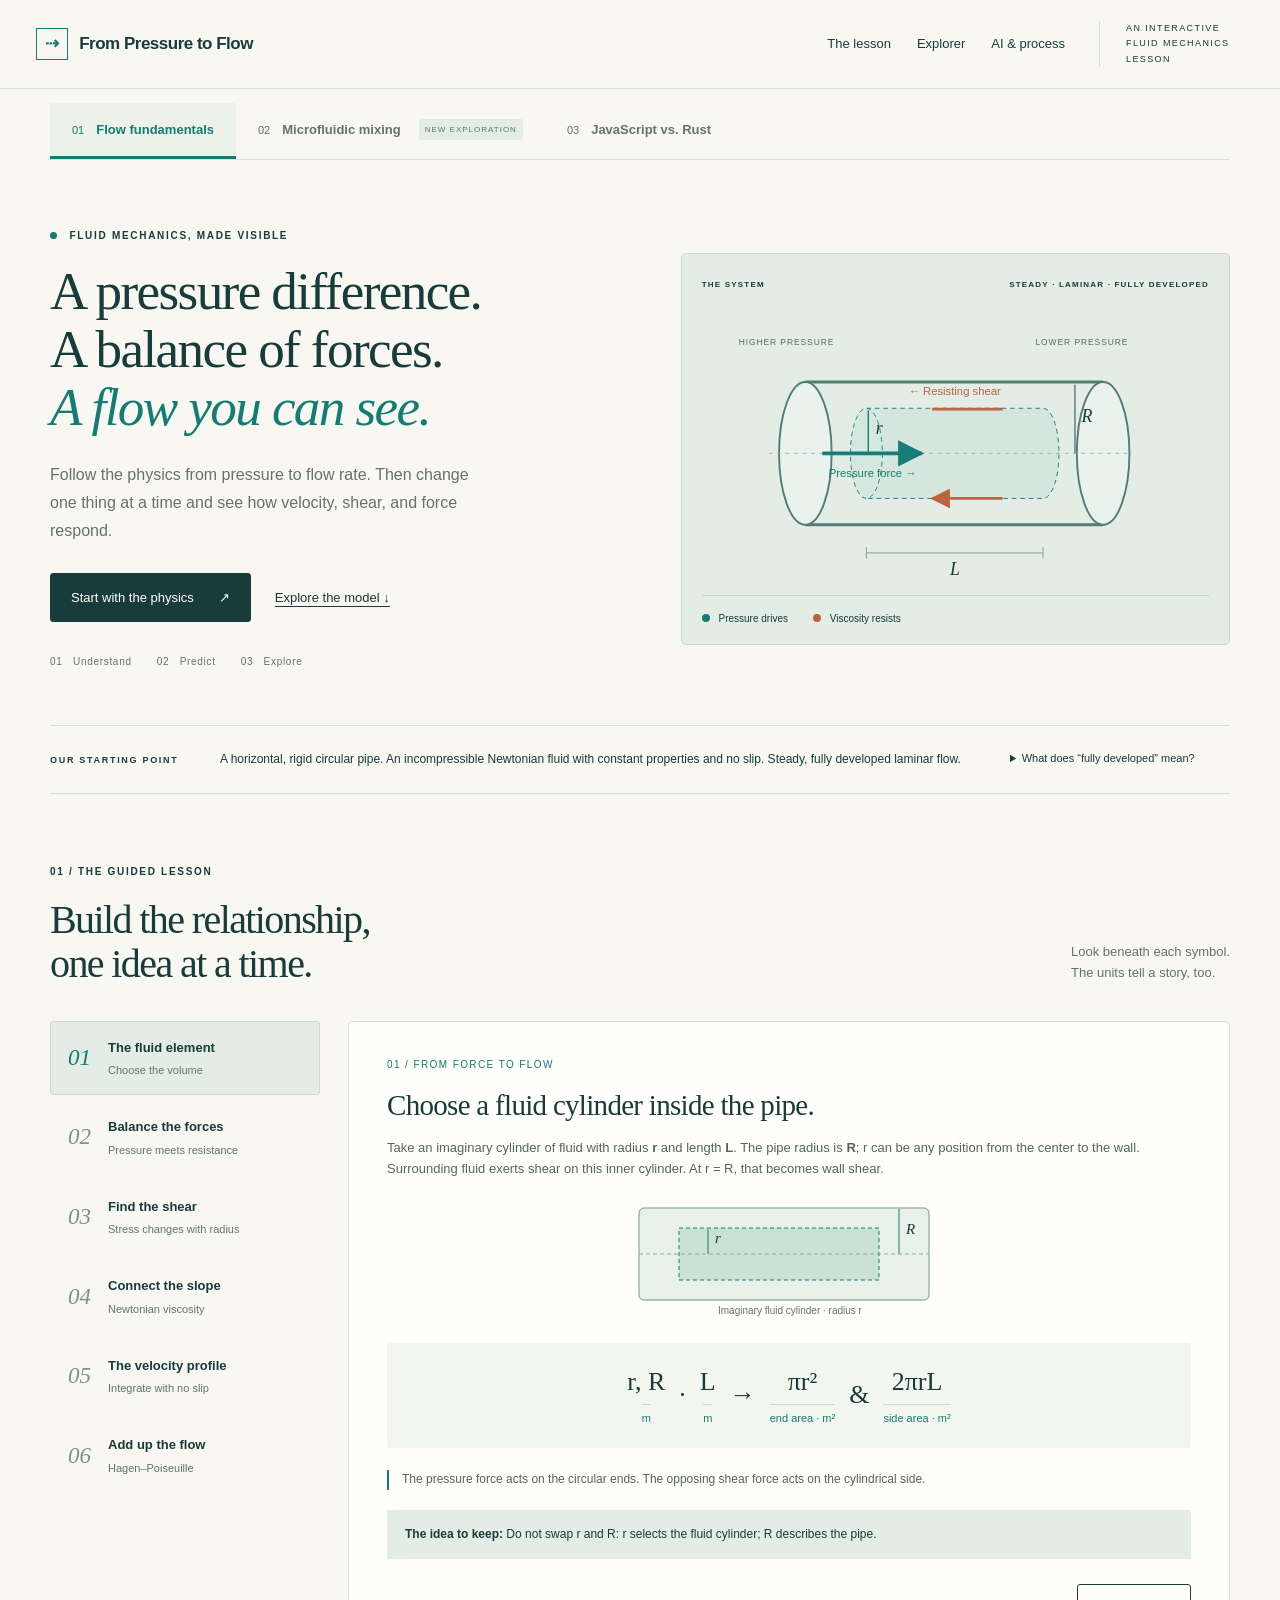
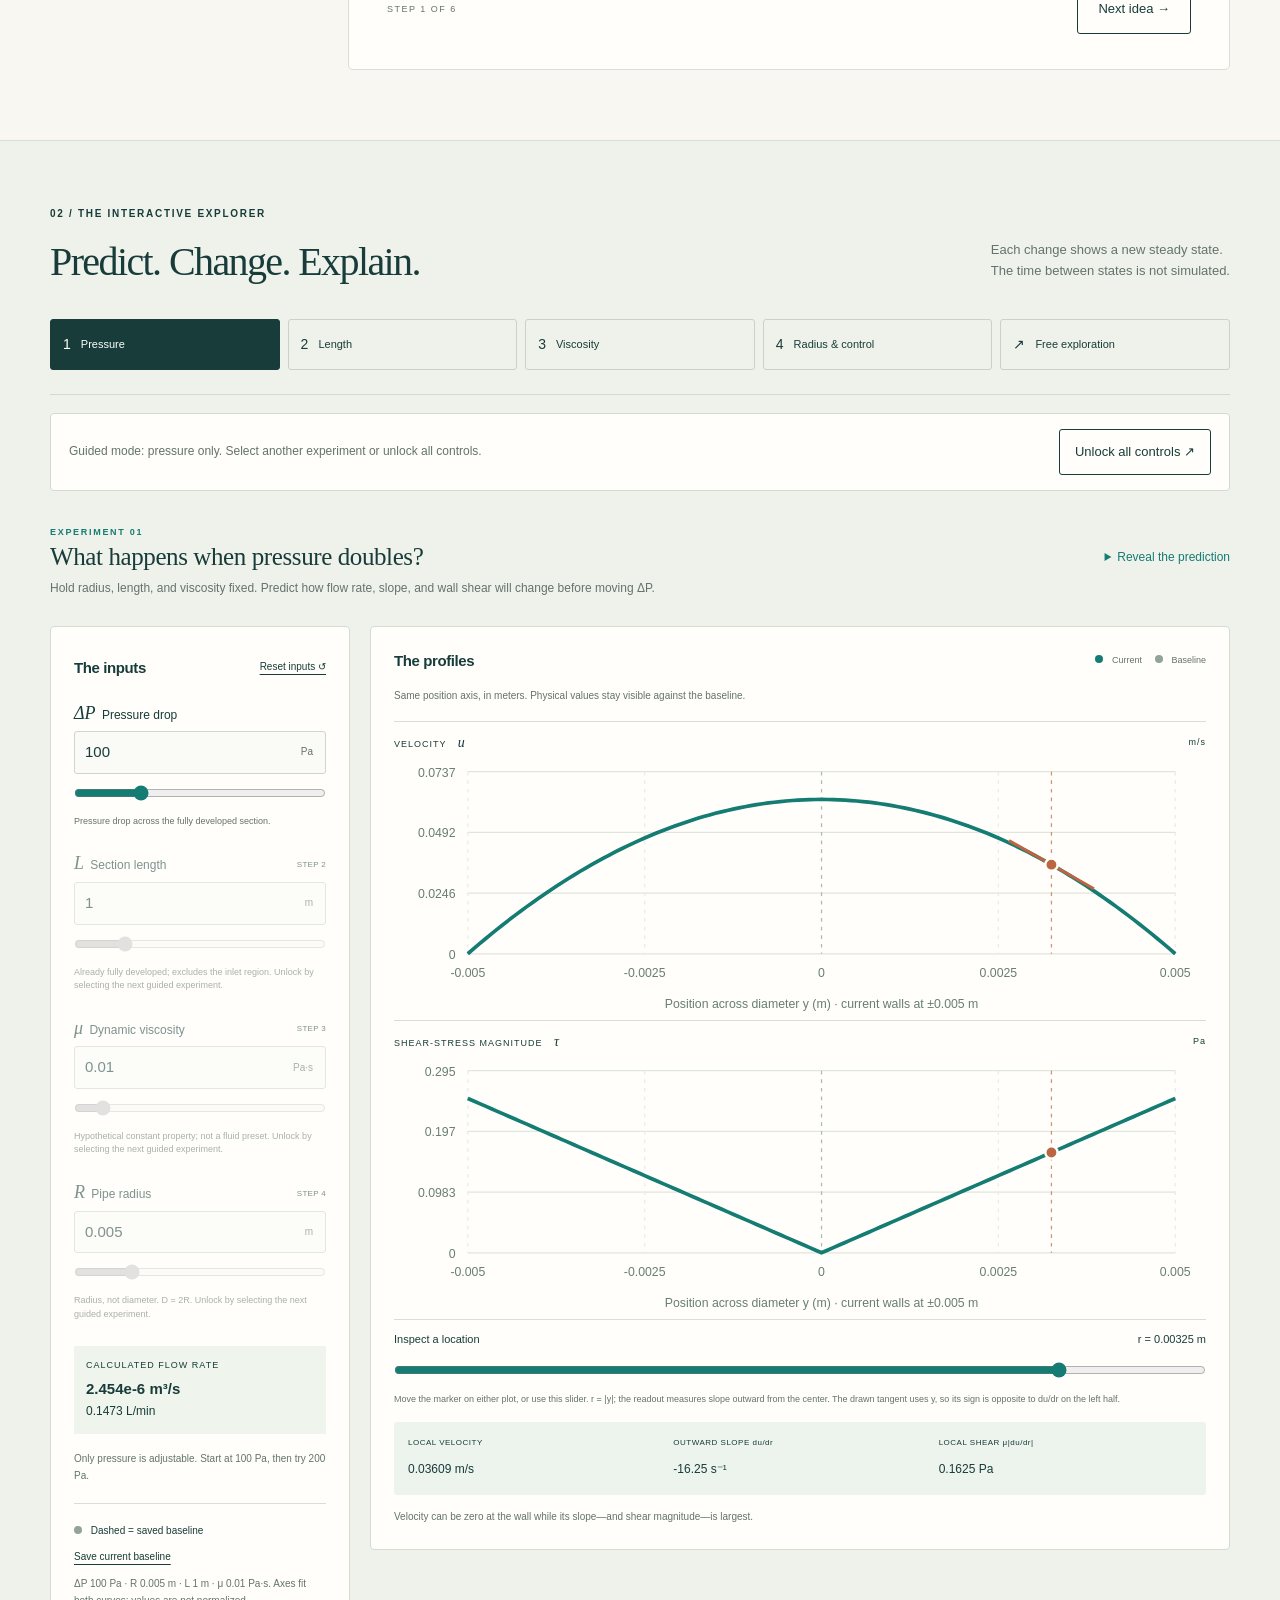
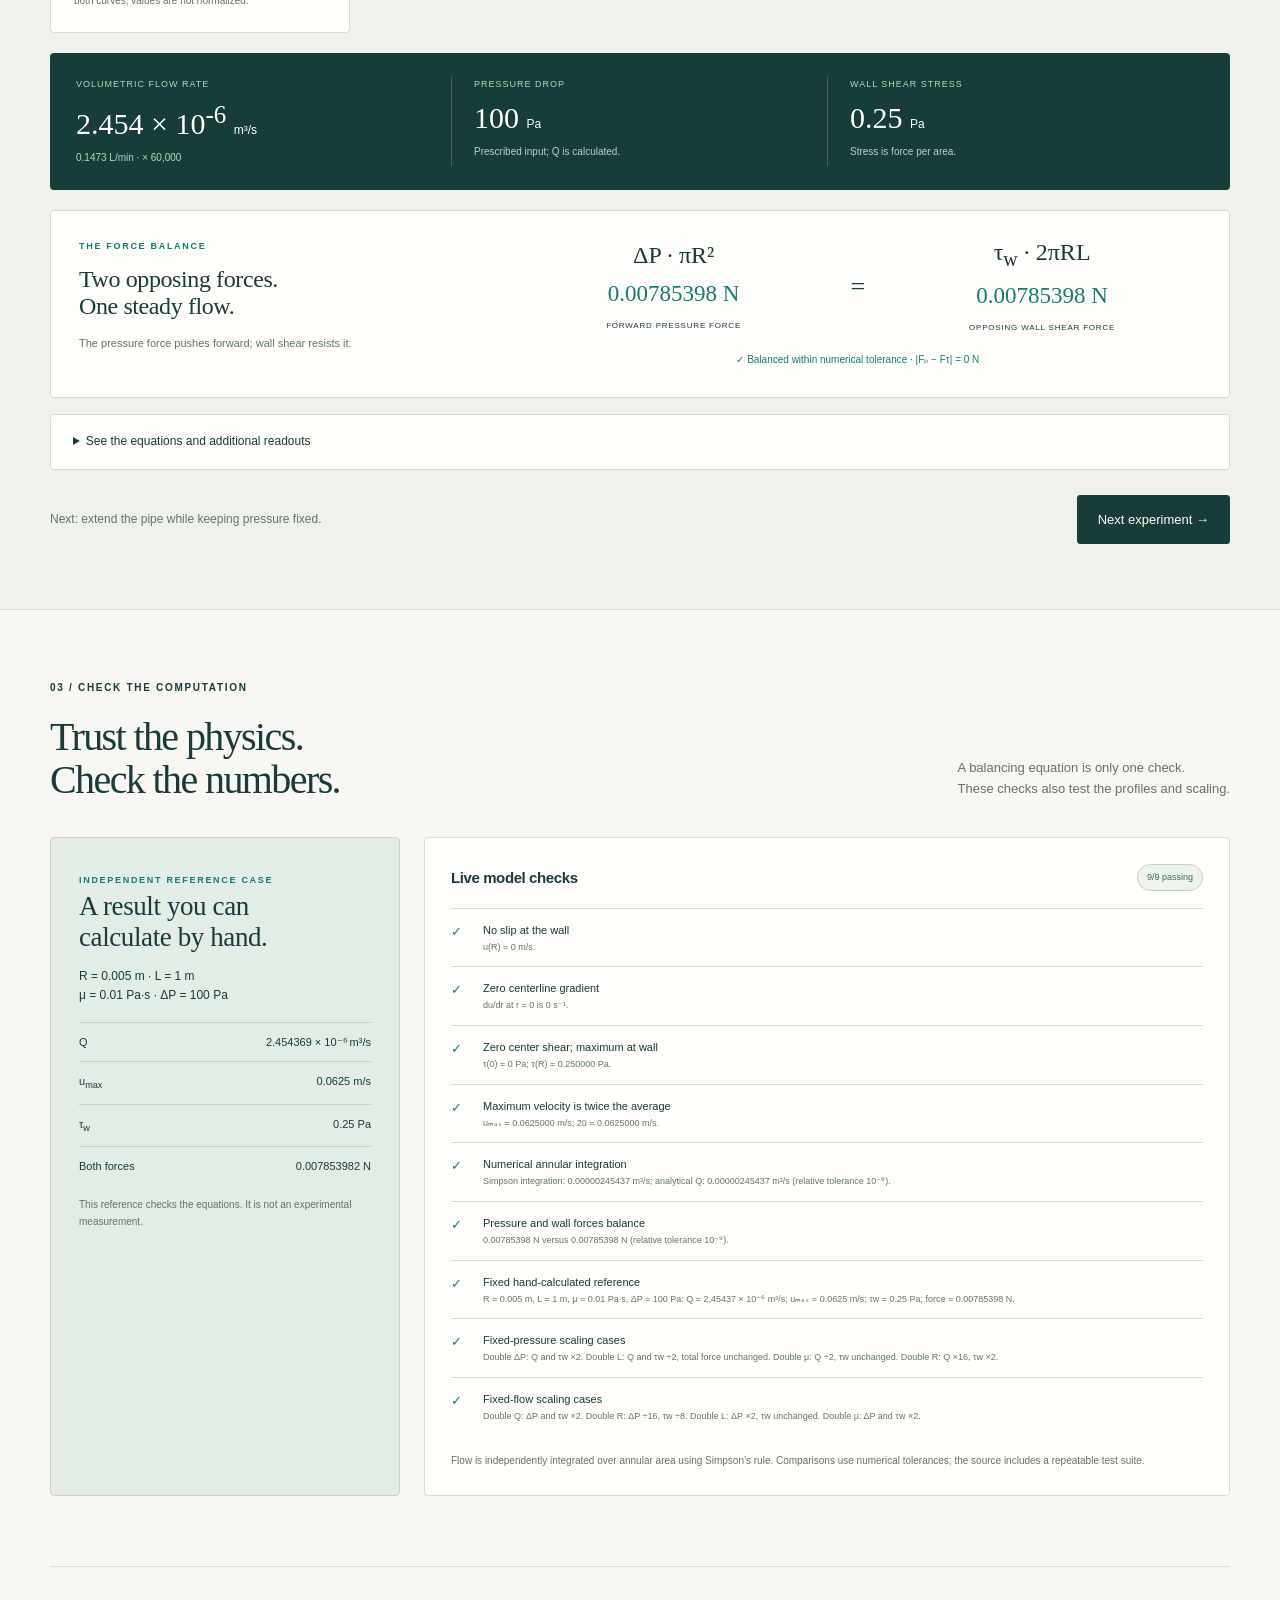
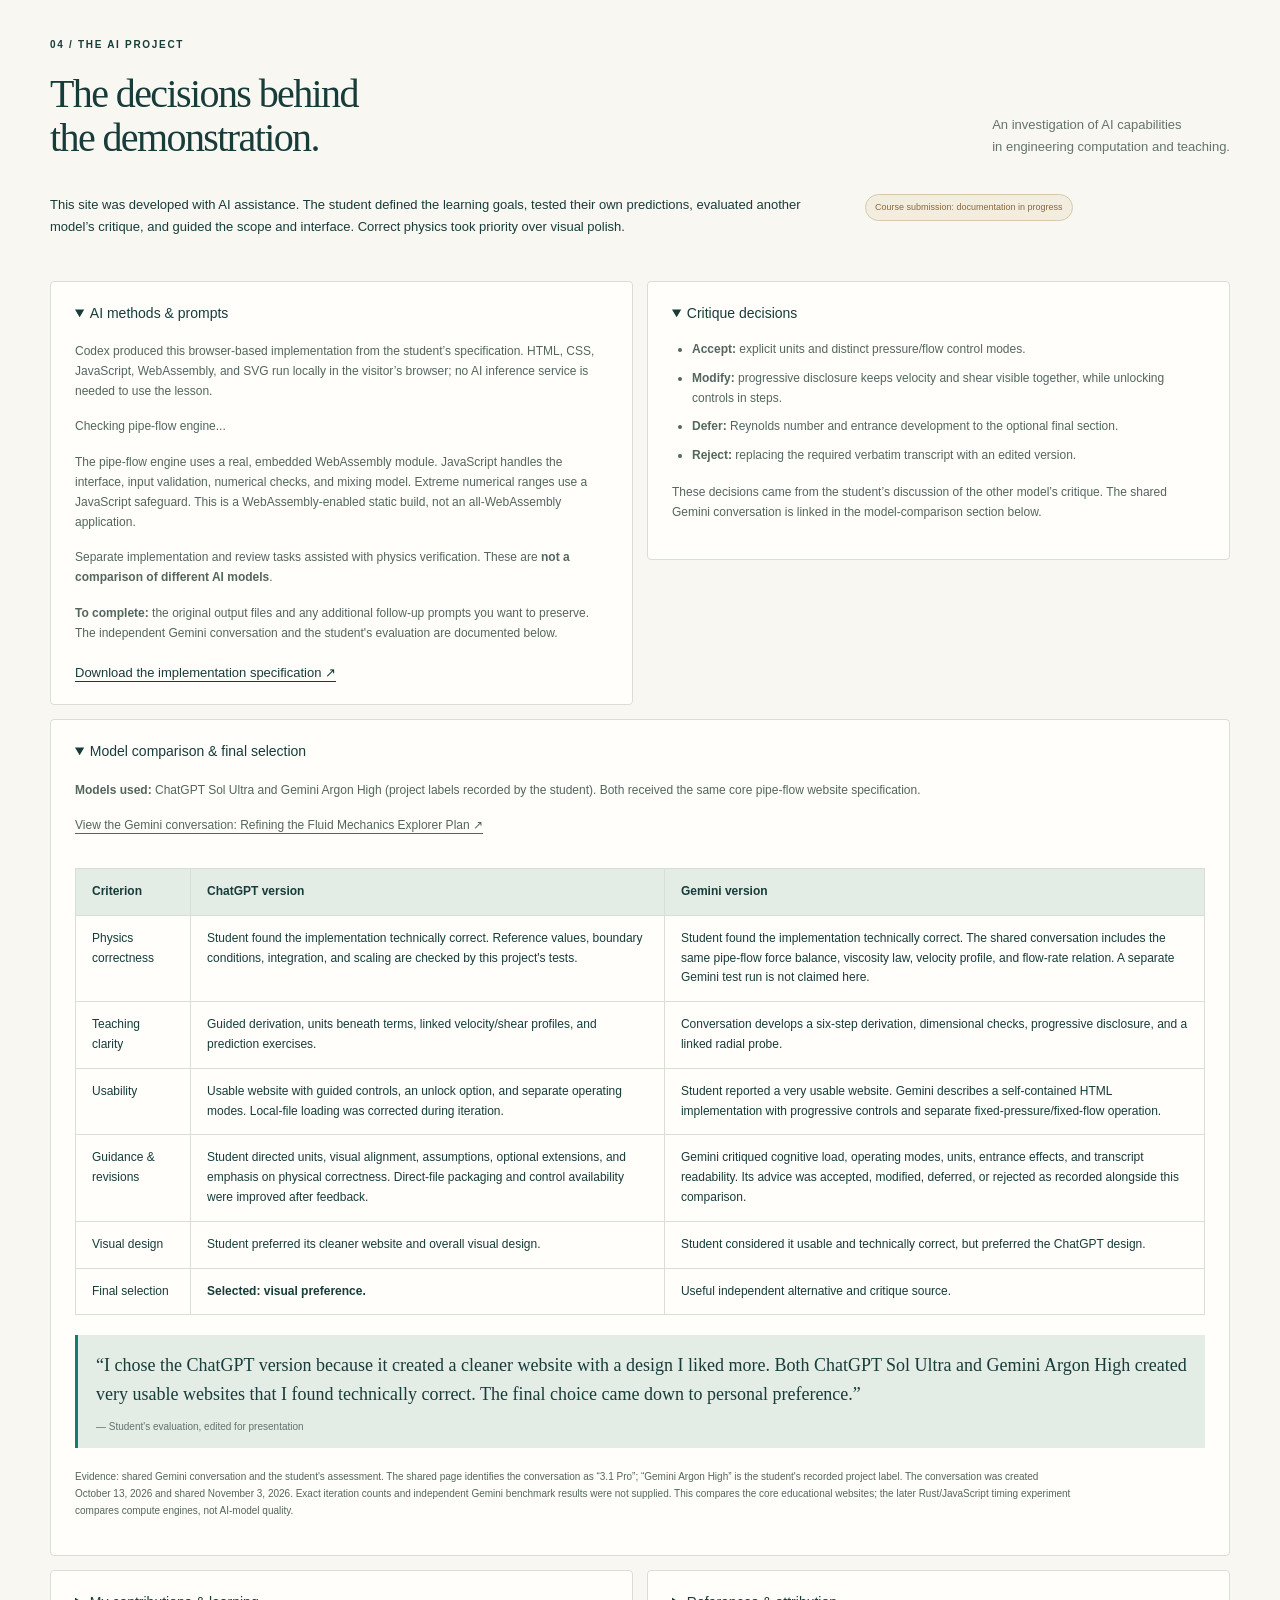
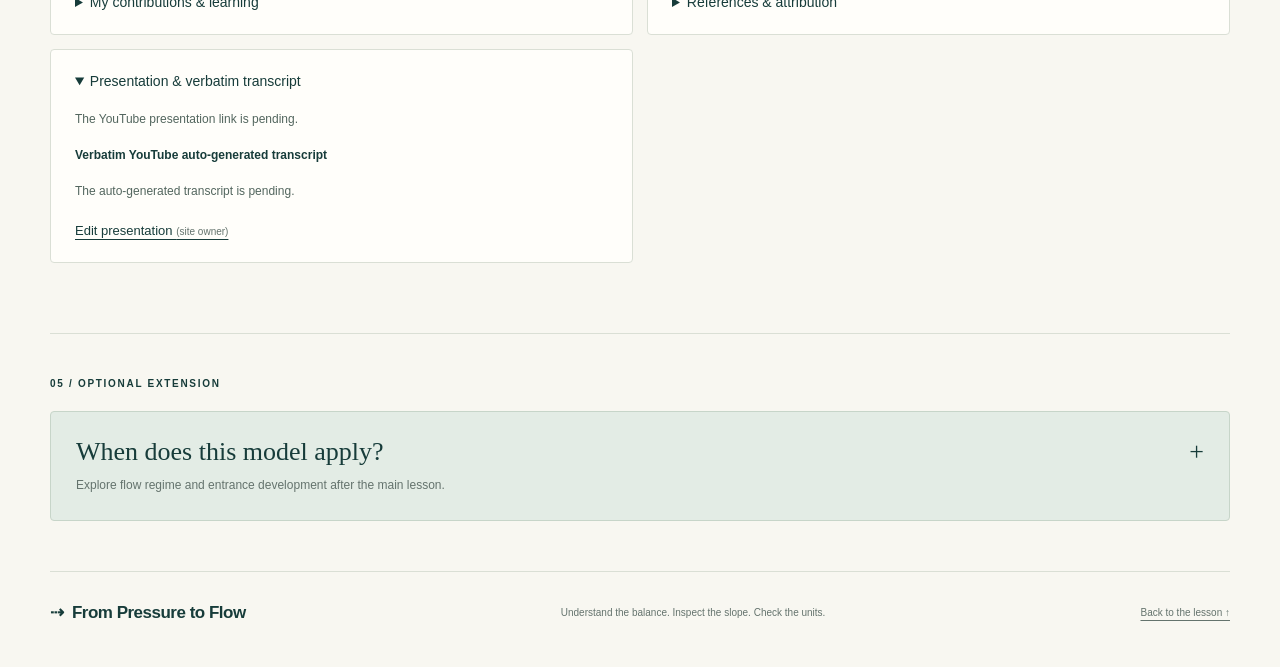
<file: index.html>
<!doctype html>
<html lang="en">
<head>
  <meta charset="utf-8"><meta name="viewport" content="width=device-width,initial-scale=1">
  <meta name="description" content="Discover how pressure, viscous shear, and a force balance produce flow. A guided, unit-aware interactive lesson in laminar pipe flow, built with AI.">
  <meta name="theme-color" content="#173c3a"><title>From Pressure to Flow · An interactive fluid mechanics lesson</title>
  <style>:root{--paper:#f8f7f1;--ink:#173c3a;--muted:#64736d;--line:#dadfd5;--teal:#147c73;--mint:#e3ece5;--orange:#b96240;--white:#fffefa;--serif:Georgia,'Times New Roman',serif;--sans:Arial,Helvetica,sans-serif}*{box-sizing:border-box}html{scroll-behavior:smooth;scroll-padding-top:90px}body{margin:0;background:var(--paper);color:var(--ink);font:15px/1.65 var(--sans)}a{color:inherit;text-underline-offset:4px}button,input{font:inherit}button{cursor:pointer}button:disabled{cursor:not-allowed}button,a,input,summary{touch-action:manipulation}button:focus-visible,a:focus-visible,input:focus-visible,summary:focus-visible{outline:3px solid var(--orange);outline-offset:4px}button{color:var(--ink)}[hidden]{display:none!important}.wrap{width:min(1180px,calc(100% - 64px));margin:auto}.skip{position:absolute;top:-60px;left:20px;z-index:100;background:white;padding:10px}.skip:focus{top:10px}.site-header{display:flex;align-items:center;gap:34px;padding:21px 36px;border-bottom:1px solid var(--line);background:var(--paper)}.brand{font-size:17px;font-weight:700;letter-spacing:-.5px;text-decoration:none;white-space:nowrap}.brand-icon{display:inline-flex;width:32px;height:32px;border:1px solid var(--teal);align-items:center;justify-content:center;color:var(--teal);margin-right:7px}.site-header nav{display:flex;gap:26px;margin-left:auto}.site-header nav a{text-decoration:none;font-size:13px}.site-header nav a:hover{color:var(--teal)}.header-note{font-size:9px;letter-spacing:1.4px;max-width:145px;line-height:1.7;border-left:1px solid var(--line);padding-left:26px}.hero{padding-top:68px;padding-bottom:55px;display:grid;grid-template-columns:1.05fr 1fr;gap:54px;align-items:center}.eyebrow{font-size:10px;font-weight:700;letter-spacing:1.7px;margin:0 0 18px}.tiny-dot{display:inline-block;width:7px;height:7px;background:var(--teal);border-radius:50%;margin-right:8px}h1,h2{font-family:var(--serif);font-weight:400;letter-spacing:-1.6px;line-height:1.09;margin:0}h1{font-size:clamp(35px,4.15vw,55px)}h1 em{color:var(--teal);font-weight:400}h2{font-size:40px}h3{font-size:19px;letter-spacing:-.4px;line-height:1.4;margin:0 0 14px}p{margin:0 0 16px}.hero-description{font-size:16px;line-height:1.75;max-width:430px;margin-top:24px;color:var(--muted)}.hero-actions{display:flex;align-items:center;gap:24px;margin-top:28px}.button{display:inline-flex;align-items:center;justify-content:center;gap:25px;padding:13px 20px;border-radius:3px;border:1px solid var(--ink);text-decoration:none;font-size:13px;min-height:46px}.primary{background:var(--ink);color:var(--white)}.primary:hover{background:var(--teal);border-color:var(--teal)}.outline{background:transparent}.outline:hover{background:var(--mint)}.text-link{font-size:13px}.hero-foot{margin-top:32px;display:flex;gap:25px;color:var(--muted);font-size:10px;letter-spacing:.7px}.hero-figure{background:var(--mint);border:1px solid #cad8cf;border-radius:5px;padding:24px 20px 17px;position:relative;background-image:radial-gradient(#bccfc4 .7px,transparent .7px);background-size:16px 16px}.figure-label{display:flex;justify-content:space-between;gap:8px;font-size:8px;letter-spacing:1.2px;font-weight:700}.hero-figure svg{width:100%;display:block;margin-top:12px}.svg-symbol{font:italic 19px Georgia;fill:var(--ink)}.svg-caption{font:9px Arial;letter-spacing:1px;fill:#536f65}.svg-small{font:12px Arial}.teal{fill:var(--teal)}.rust{fill:var(--orange)}.figure-footer{border-top:1px solid #c6d4ca;padding-top:15px;display:flex;gap:25px;font-size:10px}.legend-dot{display:inline-block;width:8px;height:8px;border-radius:50%;margin-right:6px}.current{background:var(--teal)}.shear{background:var(--orange)}.baseline{background:#91a39a}.assumptions{display:grid;grid-template-columns:145px 1fr 220px;gap:25px;border-top:1px solid var(--line);border-bottom:1px solid var(--line);padding:23px 0;align-items:start}.assumptions .eyebrow{margin:4px 0 0;font-size:9px}.assumptions p{font-size:12px;line-height:1.7;margin:0}.assumptions details{font-size:11px}.assumptions summary{cursor:pointer}.assumptions details p{margin-top:12px}.section{padding:70px 0}.section-heading{display:flex;justify-content:space-between;align-items:end;gap:30px;margin-bottom:35px}.section-heading>p{color:var(--muted);font-size:13px;margin-bottom:2px}.lesson-layout{display:grid;grid-template-columns:270px 1fr;gap:28px}.lesson-tabs{display:flex;flex-direction:column;gap:5px}.lesson-tabs button{display:flex;align-items:center;gap:17px;text-align:left;background:transparent;border:1px solid transparent;border-radius:3px;padding:15px 17px}.lesson-tabs button[aria-selected=true]{background:var(--mint);border-color:#cbd9ce}.lesson-tabs button:hover{background:#edf0e9}.lesson-tabs button>span{font:italic 23px var(--serif);color:#7e9388}.lesson-tabs button[aria-selected=true]>span{color:var(--teal)}.lesson-tabs button div{font-size:13px;font-weight:700}.lesson-tabs small{display:block;font-weight:400;color:var(--muted);font-size:11px;margin-top:3px}.lesson-panel{border:1px solid var(--line);background:var(--white);border-radius:5px;padding:35px 38px;min-height:490px;display:flex;flex-direction:column}.lesson-panel h3{font:29px/1.2 var(--serif);letter-spacing:-.7px}.lesson-panel p{font-size:13px;color:#53665e}.lesson-panel .lesson-kicker{font-size:10px;letter-spacing:1.4px;color:var(--teal);margin-bottom:15px}.equation{display:flex;align-items:center;justify-content:center;gap:14px;padding:24px 12px;background:#f3f5ef;border-radius:3px;margin:22px 0;flex-wrap:wrap;font:26px var(--serif);min-height:100px}.eq-term{display:inline-flex;flex-direction:column;align-items:center;gap:7px}.eq-term small{font:11px var(--sans);color:var(--teal);padding-top:7px;border-top:1px solid #cddad0}.eq-frac{display:inline-flex;flex-direction:column;align-items:center;font-size:22px}.eq-frac>span:first-child{border-bottom:1px solid var(--ink);padding:0 6px 5px}.eq-frac>span:last-child{padding-top:5px}.equation .eq-note{font:11px var(--sans);color:var(--muted)}.unit-check{font-size:12px!important;padding-left:13px;border-left:2px solid var(--teal)}.lesson-takeaway{background:var(--mint);padding:15px 18px;margin-top:20px;font-size:12px}.lesson-takeaway strong{color:var(--ink)}.lesson-pagination{margin-top:auto;padding-top:25px;display:flex;justify-content:space-between;align-items:center}.lesson-pagination>span{font-size:9px;letter-spacing:1.5px;color:var(--muted)}.mini-diagram{display:block;max-width:350px;width:100%;margin:15px auto}.explorer-section{background:#eff2eb;border-top:1px solid var(--line);border-bottom:1px solid var(--line);padding:65px 0}.experiment-tabs{display:flex;gap:8px;padding-bottom:24px;border-bottom:1px solid #d2dacf}.experiment-tabs button{flex:1;display:flex;align-items:center;gap:10px;background:transparent;border:1px solid #c8d2c6;border-radius:3px;padding:13px 12px;text-align:left;font-size:14px}.experiment-tabs button span{font-size:11px}.experiment-tabs button.active{background:var(--ink);color:white;border-color:var(--ink)}.experiment-intro{display:flex;justify-content:space-between;align-items:center;gap:30px;padding:27px 0}.experiment-intro .eyebrow{font-size:9px;margin-bottom:7px;color:var(--teal)}.experiment-intro h3{font:25px var(--serif);margin-bottom:8px}.experiment-intro p{font-size:12px;margin:0;color:var(--muted);max-width:680px}.experiment-intro details{max-width:300px;font-size:12px;flex-shrink:0}.experiment-intro summary{cursor:pointer;color:var(--teal);white-space:nowrap}.experiment-intro details p{margin-top:10px}.dashboard{display:grid;grid-template-columns:300px 1fr;gap:20px;align-items:start}.controls,.visual-panel{background:var(--white);border:1px solid #d4ddd0;border-radius:4px;padding:23px}.controls{position:sticky;top:18px}.panel-top{display:flex;justify-content:space-between;align-items:center;gap:12px;margin-bottom:17px}.panel-top h3{font-size:15px;margin:0}.small-button{font-size:10px;padding:8px 0;border:0;background:none;text-decoration:underline;text-underline-offset:4px;min-height:36px}.control-group-label{font-size:8px;letter-spacing:1.1px;margin:0 0 10px}.segmented{display:flex;border:1px solid #c4d4c9;border-radius:3px;overflow:hidden;margin-bottom:24px}.segmented button{flex:1;padding:11px 4px;font-size:10px;border:0;background:#f0f4ee}.segmented button.active{background:var(--ink);color:white}.control-field{margin-bottom:25px}.control-field.locked{opacity:.55}.control-field label{display:flex;justify-content:space-between;gap:8px;font-size:12px;align-items:center;margin-bottom:6px}.control-field label strong{font-weight:400}.control-field label em{font:italic 18px var(--serif);margin-right:3px}.input-row{display:flex;align-items:center;border:1px solid #cdd6ca;border-radius:3px;background:#fafbf7;overflow:hidden}.input-row input{width:100%;min-width:0;background:transparent;border:0;padding:8px 10px;color:var(--ink);font-size:15px}.input-row>span{font-size:10px;color:var(--muted);padding-right:12px;white-space:nowrap}.control-field .field-help{font-size:9px;color:var(--muted);margin:5px 0 0;line-height:1.5}.lock-badge{font-size:8px;letter-spacing:.3px}.control-field input[type=range]{width:100%;margin:10px 0 0;height:18px;accent-color:var(--teal)}input[type=range]{accent-color:var(--teal);cursor:pointer}.control-divider{border-top:1px solid var(--line);margin:19px 0}.dependent{font-size:12px;background:#eff4ed;padding:12px;margin-bottom:16px}.dependent small{display:block;font-size:9px;letter-spacing:1px;margin-bottom:4px}.dependent strong{display:block;font-size:15px}.control-note,.baseline-values{font-size:10px;line-height:1.7;color:var(--muted);margin:0}.baseline-actions{font-size:10px}.baseline-actions .small-button{display:block;padding:7px 0}.input-error{background:#fff0e9;padding:12px;border:1px solid #dbab94;color:#92482d;font-size:12px;margin-bottom:15px}.plot-legend{display:flex;gap:13px;font-size:9px;color:var(--muted)}.plot-note{font-size:10px;color:var(--muted);margin-bottom:17px}.plot-header{display:flex;justify-content:space-between;font-size:9px;letter-spacing:1px;border-top:1px solid var(--line);padding-top:13px}.plot-header i{font:italic 14px var(--serif);margin-left:8px}.visual-panel svg{display:block;width:100%;height:auto;overflow:visible;cursor:crosshair}.marker-control{padding-top:10px;border-top:1px solid var(--line)}.marker-control label{font-size:11px;display:flex;justify-content:space-between}.marker-control input{width:100%;margin:12px 0;height:20px}.marker-control p{font-size:9px;color:var(--muted);margin-bottom:15px}.local-values{display:grid;grid-template-columns:repeat(3,1fr);gap:12px;background:#edf3ed;padding:14px;border-radius:3px}.local-values small{display:block;font-size:8px;letter-spacing:.5px;margin-bottom:7px}.local-values strong{font-size:12px;font-weight:500}.slope-note{font-size:10px;color:var(--muted);margin:14px 0 0}.results{display:grid;grid-template-columns:repeat(3,1fr);background:var(--ink);color:white;margin:20px 0;border-radius:4px;padding:24px 26px}.results>div{padding:0 22px;border-right:1px solid #44645c}.results>div:first-child{padding-left:0}.results>div:last-child{border-right:0}.results small{display:block;letter-spacing:1px;font-size:9px;color:#b7d5c6}.results strong{display:block;font:30px var(--serif);margin-top:9px;overflow-wrap:anywhere}.results strong span{font:12px var(--sans);white-space:nowrap}.results>div>span{display:block;font-size:10px;color:#b7d5c6;margin-top:9px}.force-panel{display:grid;grid-template-columns:1fr 1.7fr;gap:32px;padding:28px;background:var(--white);border:1px solid #d4ddd0;border-radius:4px}.force-panel .eyebrow{font-size:9px;color:var(--teal);margin-bottom:12px}.force-panel h3{font:24px var(--serif)}.force-panel p{font-size:11px;margin:0;color:var(--muted)}.force-math{display:grid;grid-template-columns:1fr auto 1fr;gap:18px;text-align:center;align-items:center}.force-math>div>span{display:block;font:24px var(--serif)}.force-math strong{display:block;font:23px var(--serif);margin:12px 0;color:var(--teal)}.force-math small{display:block;font-size:8px;letter-spacing:.8px}.force-math .equals{font:26px var(--serif)}.force-math p{grid-column:1/-1;color:var(--teal);font-size:10px}.details-box{background:var(--white);border:1px solid #d4ddd0;border-radius:4px;margin-top:16px;padding:17px 22px;font-size:12px}.details-box summary{cursor:pointer}.details-box>p{font-size:11px;color:var(--muted);margin-top:12px}.equation-grid{display:grid;grid-template-columns:1fr 1fr;gap:8px 24px;margin-top:20px}.equation-grid p{margin:0;font:18px var(--serif);overflow-wrap:anywhere}.equation-grid #extra-readouts{font:11px/1.8 var(--sans)}.explorer-next{display:flex;justify-content:space-between;align-items:center;gap:20px;margin-top:25px}.explorer-next span{font-size:12px;color:var(--muted)}.validation-layout{display:grid;grid-template-columns:350px 1fr;gap:24px}.reference-card{background:var(--mint);padding:28px;border:1px solid #c7d5c9;border-radius:4px}.reference-card .eyebrow{font-size:9px;color:var(--teal)}.reference-card h3{font:27px var(--serif)}.reference-card p{font-size:12px}.reference-card dl{font-size:11px}.reference-card dl>div{display:flex;justify-content:space-between;gap:8px;border-top:1px solid #c4d2c7;padding:10px 0}.reference-card dd{margin:0;font-variant-numeric:tabular-nums}.fine-print{font-size:10px!important;color:var(--muted);line-height:1.7}.check-panel{border:1px solid var(--line);border-radius:4px;padding:26px;background:var(--white)}.status-pill{border:1px solid #bfd4c4;background:#edf4eb;color:#3c6d51;border-radius:20px;font-size:9px;padding:5px 9px;white-space:nowrap}.status-pill.pending{border-color:#d7c8ac;background:#f3eddf;color:#856943}.check-row{display:grid;grid-template-columns:23px 1fr;gap:9px;padding:12px 0;border-top:1px solid var(--line)}.check-icon{color:var(--teal);font-size:13px}.check-row strong{display:block;font-size:11px;font-weight:500}.check-row small{display:block;font-size:9px;color:var(--muted);line-height:1.5;margin-top:2px}.check-panel>.fine-print{margin:17px 0 0}.project-section{border-top:1px solid var(--line)}.project-intro{display:flex;align-items:start;gap:35px;margin-bottom:28px}.project-intro>p{font-size:13px;max-width:780px}.documentation-grid{display:grid;grid-template-columns:1fr 1fr;gap:14px;align-items:start}.doc-card{border:1px solid var(--line);background:var(--white);padding:20px 24px;border-radius:4px}.doc-card summary{font-size:14px;cursor:pointer;font-weight:500}.doc-card p,.doc-card li{font-size:12px;color:#53665e}.doc-card p:first-of-type{margin-top:17px}.doc-card ul{padding-left:20px}.doc-card li{margin-bottom:9px}.doc-card h4{font-size:12px}.table-scroll{overflow-x:auto}table{border-collapse:collapse;width:100%;font-size:10px;margin-top:16px}th,td{text-align:left;border:1px solid var(--line);padding:9px;vertical-align:top}th{background:var(--mint)}.missing-artifact{display:flex;align-items:center;gap:15px;margin-top:20px;background:#f2f1e9;padding:15px}.missing-artifact>span{font-size:22px;color:var(--muted)}.missing-artifact strong{font-size:11px}.missing-artifact p{font-size:10px;margin:4px 0 0!important}.missing-copy{border-left:2px solid #bc9d70;padding-left:14px}.extension-section{border-top:1px solid var(--line);padding-top:42px;padding-bottom:50px}.extension-details{border:1px solid #c7d5c9;border-radius:4px;background:var(--mint);padding:25px}.extension-details>summary{display:flex;justify-content:space-between;gap:15px;cursor:pointer;font:26px var(--serif);list-style:none}.extension-details summary small{display:block;font:12px/1.7 var(--sans);margin-top:8px;color:var(--muted)}.extension-body{margin-top:28px;max-width:850px}.extension-body p{font-size:12px}.extension-body label{display:block;font-size:13px}.extension-body label small{font-size:10px;margin-left:10px}.extension-body input{border:1px solid #b7cbbb;border-radius:3px;padding:10px;background:var(--white);width:150px;margin:8px 0 15px}footer{border-top:1px solid var(--line);padding:27px 0 40px;display:flex;justify-content:space-between;align-items:center;gap:20px}footer p,footer>a:last-child{font-size:10px;margin:0;color:var(--muted)}
@media(min-width:1500px){.site-header{padding-left:calc((100% - 1180px)/2);padding-right:calc((100% - 1180px)/2)}}
@media(max-width:1000px){.header-note{display:none}.hero{gap:30px}.hero-actions{gap:14px}.hero-foot{gap:16px}.hero h1{font-size:40px}.lesson-layout{grid-template-columns:220px 1fr;gap:18px}.lesson-panel{padding:28px}.dashboard{grid-template-columns:260px 1fr}.controls,.visual-panel{padding:18px}.experiment-intro details{max-width:240px}.local-values{gap:7px;padding:12px}.local-values strong{font-size:11px}.assumptions{grid-template-columns:125px 1fr}.assumptions details{grid-column:2}.results strong{font-size:26px}.validation-layout{grid-template-columns:300px 1fr}.force-panel{grid-template-columns:1fr 1.5fr;gap:20px;padding:22px}.project-intro{display:block}.project-intro .status-pill{display:inline-block;margin-bottom:5px}}
@media(max-width:760px){html{scroll-padding-top:20px}.wrap{width:calc(100% - 36px)}.site-header{padding:17px 18px;flex-wrap:wrap;gap:15px}.brand{font-size:15px}.site-header nav{gap:18px;margin:0;font-size:11px}.site-header nav a{font-size:11px}.hero{grid-template-columns:1fr;padding-top:39px;padding-bottom:34px;gap:30px}.hero h1{font-size:43px;line-height:1.1}.hero-description{font-size:14px;max-width:100%}.hero-figure{max-width:540px;width:100%}.hero-actions{flex-wrap:wrap;gap:20px}.hero-foot{margin-top:25px}.assumptions{grid-template-columns:1fr;gap:10px;padding:20px 0}.assumptions details{grid-column:auto}.assumptions p{font-size:11px}.section{padding:43px 0}.section-heading{display:block;margin-bottom:25px}.section-heading h2{font-size:33px}.section-heading>p{margin-top:17px;font-size:12px}.lesson-layout{grid-template-columns:1fr}.lesson-tabs{display:grid;grid-template-columns:repeat(3,1fr);gap:5px}.lesson-tabs button{padding:11px 8px;gap:7px;min-height:65px}.lesson-tabs button>span{font-size:18px}.lesson-tabs button div{font-size:10px}.lesson-tabs small{display:none}.lesson-panel{padding:24px 20px;min-height:450px}.equation{gap:10px;padding:22px 8px;font-size:23px}.eq-term small{font-size:10px}.explorer-section{padding:43px 0}.experiment-tabs{display:grid;grid-template-columns:repeat(3,1fr);gap:6px}.experiment-tabs button{min-height:48px;gap:6px;padding:10px 8px}.experiment-tabs button span{font-size:10px}.experiment-intro{display:block;padding:22px 0}.experiment-intro details{margin-top:16px;max-width:100%}.dashboard{grid-template-columns:1fr;gap:15px}.controls{position:static}.control-field{margin-bottom:20px}.control-field label{font-size:13px}.control-field .field-help{font-size:10px}.input-row input{padding:10px}.small-button{min-height:44px}.controls,.visual-panel{padding:20px}.local-values{grid-template-columns:1fr;gap:9px}.local-values>div{display:flex;justify-content:space-between;align-items:center;gap:8px}.local-values small{margin:0;font-size:9px}.local-values strong{font-size:12px}.results{grid-template-columns:1fr;padding:20px}.results>div{border-right:0;border-bottom:1px solid #44645c;padding:14px 0}.results>div:first-child{padding-top:0}.results>div:last-child{border-bottom:0;padding-bottom:0}.results strong{font-size:30px}.force-panel{grid-template-columns:1fr;padding:22px}.force-math{gap:10px}.force-math strong{font-size:20px}.force-math>div>span{font-size:21px}.force-math small{font-size:7px}.equation-grid{grid-template-columns:1fr}.explorer-next{align-items:start;flex-direction:column}.validation-layout{grid-template-columns:1fr}.reference-card h3 br{display:none}.documentation-grid{grid-template-columns:1fr}.extension-details{padding:20px}.extension-details>summary{font-size:23px}.extension-body label small{display:block;margin-left:0}footer{flex-direction:column;align-items:start;gap:14px}.figure-label{font-size:7px}.plot-header{font-size:8px}.status-pill{font-size:8px}}
@media(prefers-reduced-motion:reduce){html{scroll-behavior:auto}}

.app-status{padding:12px 16px;border:1px solid #d7c8ac;background:#f3eddf;margin-top:18px;margin-bottom:8px;font-size:12px}.guided-mode-note{display:flex;justify-content:space-between;align-items:center;gap:22px;padding:15px 18px;background:#fffefa;border:1px solid #d2dacf;border-radius:4px;margin-top:18px}.guided-mode-note p{font-size:12px;color:var(--muted);margin:0}.guided-mode-note button{white-space:nowrap;flex-shrink:0;padding:10px 15px}@media(max-width:760px){.guided-mode-note{flex-direction:column;align-items:flex-start;gap:12px}}
.presentation-content { margin-top: 1rem; }
.transcript-copy { max-height: 24rem; overflow: auto; white-space: pre-wrap; overflow-wrap: anywhere; padding: 1rem; border: 1px solid #c9d8cf; border-radius: .75rem; line-height: 1.6; }
.presentation-editor-link { margin-top: 1rem; }
.presentation-card [hidden] { display: none; }
</style><style>.subject-tabs{display:flex;gap:0;border-bottom:1px solid var(--line);padding-top:14px}.subject-tabs button{display:flex;align-items:center;gap:12px;background:transparent;border:0;border-bottom:3px solid transparent;padding:16px 22px;color:var(--muted);font-size:11px;min-height:52px}.subject-tabs button span{font-size:13px;font-weight:600}.subject-tabs button[aria-selected=true]{border-bottom-color:var(--teal);color:var(--teal);background:#edf2e9}.subject-tabs small{font-size:8px;letter-spacing:1px;background:var(--mint);padding:4px 6px;border-radius:2px;margin-left:6px}.mixing-hero{display:grid;grid-template-columns:1.05fr 1fr;gap:50px;align-items:center;padding-top:65px;padding-bottom:45px}.mixing-hero h1{font-size:49px}.mixing-concept{border:1px solid #cad8cf;border-radius:4px;background:var(--mint);padding:26px}.mixing-concept svg{width:100%;display:block}.mixing-concept p:last-child{font-size:10px;color:var(--muted);margin:10px 0 0}.mixing-bridge{border-top:1px solid var(--line);border-bottom:1px solid var(--line);padding:20px 0;display:grid;grid-template-columns:2fr 1fr;gap:35px}.mixing-bridge p{font-size:12px;margin:0}.mixing-times{display:grid;grid-template-columns:repeat(3,1fr);gap:18px;margin-bottom:25px}.mixing-times article{padding:24px;border:1px solid var(--line);border-radius:4px;background:var(--white)}.mixing-times h3{font:23px var(--serif)}.mixing-times .equation{font-size:23px;padding:20px 8px;min-height:110px;margin:20px 0}.mixing-times p{font-size:12px;color:var(--muted);margin:0}.mixing-derivation{max-width:970px;padding-top:18px}.mixing-derivation p{font-size:13px}.mixing-series{font:18px/1.9 var(--serif);background:#edf3e9;padding:16px 20px;margin:20px 0;overflow-wrap:anywhere;border-left:2px solid var(--teal)}.mixing-caution{background:#f4eee0;padding:16px;border-left:2px solid #b99a63;font-size:12px!important}.mixing-scenarios{display:flex;gap:9px;flex-wrap:wrap;margin-bottom:18px}.mixing-scenarios button{border:1px solid #c7d4c6;border-radius:3px;padding:12px 18px;background:var(--white);font-size:12px;min-height:44px}.mixing-scenarios button.active{background:var(--ink);color:white;border-color:var(--ink)}.mixing-question{font-size:13px;color:var(--muted);padding:0 0 18px;max-width:900px}.mixing-dashboard{grid-template-columns:300px 1fr}.mix-select-label{display:block;font-size:12px;margin:0 0 8px}.mixing-dashboard select,.mix-resolution select{display:block;width:100%;padding:11px 8px;border:1px solid #c7d4c6;border-radius:3px;background:var(--paper);color:var(--ink);font:12px var(--sans);margin:0 0 12px;min-height:44px}.mixing-visual canvas{display:block;width:100%;height:150px;border:1px solid #b4c4b4;border-radius:3px}.mix-channel-labels{display:flex;justify-content:space-between;font-size:9px;letter-spacing:.5px;margin:8px 0 25px;color:var(--muted)}.mixing-visual svg{cursor:default}.mix-plot-legend{display:flex;gap:20px;flex-wrap:wrap;font-size:10px;margin:8px 0 20px}.mixing-metrics{display:grid;grid-template-columns:1fr 1fr 1fr;gap:15px;background:var(--mint);padding:17px}.mixing-metrics small{font-size:8px;letter-spacing:.6px;display:block}.mixing-metrics strong{display:block;font:25px var(--serif);margin-top:9px}.mixing-visual>.fine-print{margin:15px 0 0}.mix-method-grid{display:grid;grid-template-columns:1.3fr 1fr;gap:22px;align-items:start}.mix-method-grid .doc-card{padding:26px}.mix-method-grid ol{padding-left:20px;font-size:12px;color:var(--muted)}.mix-method-grid li{padding-bottom:8px}.mix-method-grid .doc-card>p{font-size:12px}.mix-resolution{display:grid;grid-template-columns:1fr 1fr;gap:18px;margin-top:20px}.mix-resolution label{font-size:11px}.mix-resolution select{margin-top:8px}.mix-checks{border-top:1px solid var(--line);margin-top:20px;padding-top:16px}.mix-checks p{font-size:11px;margin:0 0 9px}.mix-checks span{color:var(--teal);margin-right:6px}.mix-strategy-grid{display:grid;grid-template-columns:repeat(3,1fr);gap:18px}.mix-strategy-grid .eyebrow{font-size:8px;color:var(--teal);margin:0 0 14px}.mix-strategy-grid h3{font:24px var(--serif);margin-bottom:15px}.mix-strategy-grid p{font-size:12px}.mix-strategy-grid a{font-size:11px}.mix-project-question{background:var(--mint)}.mixing-strategies{border-top:1px solid var(--line)}.mixing-reading{padding-top:35px;border-top:1px solid var(--line)}.mixing-reading li,.mixing-reading p{font-size:12px;max-width:900px}.mixing-reading li{margin-bottom:12px}.mixing-reading ul{padding-left:20px}.mixing-reading .button{margin-top:15px}
@media(max-width:1000px){.mixing-hero{gap:25px}.mixing-hero h1{font-size:40px}.mixing-times{gap:12px}.mixing-times article{padding:18px}.mixing-times .equation{font-size:21px}.mixing-dashboard{grid-template-columns:260px 1fr}.mixing-metrics{gap:8px;padding:14px}.mixing-metrics strong{font-size:20px}.mix-strategy-grid{grid-template-columns:1fr 1fr}.mix-method-grid{grid-template-columns:1fr 1fr}}
@media(max-width:760px){.subject-tabs{padding-top:8px}.subject-tabs button{padding:13px 10px;gap:7px;flex:1;font-size:10px}.subject-tabs button span{font-size:11px;text-align:left}.subject-tabs small{display:none}.mixing-hero{grid-template-columns:1fr;padding-top:38px;gap:25px}.mixing-hero h1{font-size:39px}.mixing-bridge{grid-template-columns:1fr;gap:15px}.mixing-times{grid-template-columns:1fr}.mixing-times .equation{min-height:95px}.mixing-times h3{font-size:24px}.mixing-derivation p{font-size:12px}.mixing-series{font-size:16px;padding:13px}.mixing-scenarios{display:grid;grid-template-columns:1fr 1fr}.mixing-scenarios button{font-size:11px;padding:10px 8px}.mixing-dashboard{grid-template-columns:1fr}.mixing-visual canvas{height:125px}.mix-channel-labels{font-size:8px}.mixing-metrics{grid-template-columns:1fr;gap:13px}.mixing-metrics>div{display:flex;justify-content:space-between;align-items:center;gap:10px}.mixing-metrics strong{font-size:21px;margin:0}.mixing-metrics small{font-size:8px}.mix-method-grid,.mix-strategy-grid{grid-template-columns:1fr}.mix-method-grid .doc-card{padding:20px}.mix-resolution{gap:12px}.mixing-concept{padding:22px}.mixing-concept .eyebrow{font-size:9px}}
</style><style>.subject-tabs button{flex-shrink:1}.language-hero{padding:60px 0 36px}.language-hero h1{font-size:51px}.language-hero .hero-description{max-width:760px}.language-truth{margin-top:30px;padding:20px 24px;border-left:3px solid var(--teal);background:var(--mint);max-width:960px;font-size:13px}.language-truth p{margin:8px 0 0}.engine-cards,.code-editors,.benchmark-results{display:grid;grid-template-columns:1fr 1fr;gap:22px}.engine-card{background:var(--white);border:1px solid var(--line);border-top:3px solid var(--teal);border-radius:4px;padding:26px;min-width:0}.engine-card.rust-card{border-top-color:var(--orange)}.engine-card .eyebrow{font-size:9px;margin-bottom:14px}.engine-card h3{font:28px var(--serif)}.engine-card pre,.full-rust-source{font:12px/1.8 Consolas,monospace;background:#eef2e9;padding:18px;overflow:auto;white-space:pre-wrap;overflow-wrap:anywhere;color:var(--ink);border-radius:3px}.engine-card p{font-size:12px;color:var(--muted)}.language-section .details-box{margin-top:22px}.sandbox-boundary{font-size:12px;max-width:1000px;color:var(--muted)}.sandbox-toolbar{display:flex;gap:24px;flex-wrap:wrap;margin:20px 0 12px}.code-editors .engine-card{padding:20px}.code-editors label{display:block;font-size:13px;font-weight:700;margin-bottom:15px}.code-wrapper{font:11px/1.7 Consolas,monospace;color:var(--muted);overflow-wrap:anywhere}.code-editors textarea{width:100%;height:125px;background:#163b38;color:#eaf7e9;border:1px solid #668b7b;border-radius:3px;padding:14px;font:13px/1.7 Consolas,monospace;resize:vertical;tab-size:2;margin:8px 0}.language-inputs{display:grid;grid-template-columns:repeat(4,1fr);gap:18px;margin:22px 0}.language-inputs label{font-size:12px}.language-inputs label span{color:var(--muted);font-size:10px;margin-left:6px}.language-inputs input{display:block;width:100%;margin-top:7px;padding:10px;border:1px solid #c8d6c7;background:var(--white);border-radius:3px;color:var(--ink);min-width:0}.language-runbar{display:flex;align-items:center;gap:14px;flex-wrap:wrap;margin:22px 0}.language-runbar>span{font-size:11px;color:var(--muted);max-width:560px}.language-runbar button:disabled{opacity:.45}.sandbox-results{display:grid;grid-template-columns:repeat(3,1fr);gap:16px;margin:24px 0}.sandbox-results article{padding:20px;background:var(--ink);color:var(--white);border-radius:3px;min-width:0}.sandbox-results small{font-size:9px;letter-spacing:.8px;color:#c3dcca;display:block}.sandbox-results strong{font:24px/1.4 var(--serif);display:block;margin:9px 0;overflow-wrap:anywhere}.sandbox-results span{font-size:10px;color:#c3dcca}.code-plot-panel{margin:20px 0}.code-plot-panel svg{cursor:default}.benchmark-controls{display:flex;align-items:end;gap:24px;flex-wrap:wrap;margin-bottom:20px}.benchmark-controls label{font-size:12px}.benchmark-controls select{display:block;margin-top:8px;padding:11px 20px;border:1px solid #b5c9b8;background:var(--white);color:var(--ink);min-height:45px}.benchmark-results{margin-top:25px}.benchmark-results strong{font:38px var(--serif);display:block;margin:15px 0}.benchmark-results p{margin:0;font-size:11px}.benchmark-verdict{background:var(--mint);border:1px solid #c7d7c5;padding:20px;font-size:13px;margin:20px 0}.language-reading{margin-top:32px;padding-top:23px;border-top:1px solid var(--line)}.language-reading p{font-size:12px}.student-decision{margin:20px 0;padding:16px 18px;background:var(--mint);border-left:3px solid var(--teal);font:18px/1.6 var(--serif)}.student-decision cite{display:block;font:10px var(--sans);margin-top:12px;color:var(--muted)}#benchmark-detail p{font:11px/1.8 Consolas,monospace;overflow-wrap:anywhere}#rust-build-info{overflow-wrap:anywhere;font-size:11px}button:disabled{cursor:not-allowed}
@media(max-width:760px){.subject-tabs{flex-wrap:wrap}.subject-tabs button{min-width:95px;flex:1}.subject-tabs button span{font-size:10px}.language-hero{padding-top:36px}.language-hero h1{font-size:39px}.language-truth{padding:16px;font-size:12px}.engine-cards,.code-editors,.benchmark-results{grid-template-columns:1fr;gap:16px}.engine-card{padding:20px}.language-inputs{grid-template-columns:1fr 1fr;gap:13px}.sandbox-results{grid-template-columns:1fr}.sandbox-results strong{font-size:25px}.sandbox-toolbar{gap:6px 18px}.language-runbar>span{flex-basis:100%}.benchmark-controls{gap:16px}.benchmark-results strong{font-size:32px}.full-rust-source{font-size:10px}.code-editors textarea{font-size:12px}}

.model-comparison-card{grid-column:1/-1}.model-comparison-card table{font-size:12px}.model-comparison-card th,.model-comparison-card td{padding:13px 16px}.model-comparison-card>p{max-width:1000px}@media(max-width:760px){.model-comparison-card table{font-size:10px;min-width:540px}.model-comparison-card th,.model-comparison-card td{padding:10px}}
</style>
</head>
<body>
<a class="skip" href="#main">Skip to lesson</a>
<header class="site-header"><a class="brand" href="#"><span class="brand-icon" aria-hidden="true">⇢</span> From Pressure to Flow</a><nav aria-label="Main navigation"><a href="#lesson">The lesson</a><a href="#explorer">Explorer</a><a href="#project">AI &amp; process</a></nav><span class="header-note">AN INTERACTIVE FLUID MECHANICS LESSON</span></header>
<main id="main">
<p id="app-status" class="app-status wrap" role="status">Loading interactive controls…</p><noscript><p class="app-status wrap">Enable JavaScript in your browser to use the interactive controls.</p></noscript>
<div class="subject-tabs wrap" role="tablist" aria-label="Learning topic"><button id="flow-tab" role="tab" aria-selected="true" aria-controls="flow-view">01 <span>Flow fundamentals</span></button><button id="mixing-tab" role="tab" aria-selected="false" aria-controls="mixing-view" tabindex="-1">02 <span>Microfluidic mixing</span><small>NEW EXPLORATION</small></button><button id="language-tab" role="tab" aria-selected="false" aria-controls="language-view" tabindex="-1">03 <span>JavaScript vs. Rust</span></button></div>
<div id="flow-view" role="tabpanel" aria-labelledby="flow-tab">
<section class="hero wrap">
  <div class="hero-copy"><p class="eyebrow"><span class="tiny-dot"></span> FLUID MECHANICS, MADE VISIBLE</p><h1>A pressure difference.<br>A balance of forces.<br><em>A flow you can see.</em></h1><p class="hero-description">Follow the physics from pressure to flow rate. Then change one thing at a time and see how velocity, shear, and force respond.</p><div class="hero-actions"><a class="button primary" href="#lesson">Start with the physics <span>↗</span></a><a class="text-link" href="#explorer">Explore the model ↓</a></div><div class="hero-foot"><span>01 &nbsp; Understand</span><span>02 &nbsp; Predict</span><span>03 &nbsp; Explore</span></div></div>
  <div class="hero-figure"><div class="figure-label"><span>THE SYSTEM</span><span>STEADY · LAMINAR · FULLY DEVELOPED</span></div>
  <svg viewBox="0 0 540 310" role="img" aria-labelledby="pipe-title pipe-desc"><title id="pipe-title">Pressure drives flow against viscous resistance</title><desc id="pipe-desc">Horizontal pipe with an imaginary inner fluid cylinder of radius r, pipe radius R, upstream pressure greater than downstream pressure, forward pressure force and backward resisting shear force.</desc><defs><marker id="arrow" viewBox="0 0 10 10" refX="9" refY="5" markerWidth="7" markerHeight="7" orient="auto-start-reverse"><path d="M 0 0 L 10 5 L 0 10 z" fill="#177d76"/></marker><marker id="orangeArrow" viewBox="0 0 10 10" refX="9" refY="5" markerWidth="7" markerHeight="7" orient="auto-start-reverse"><path d="M 0 0 L 10 5 L 0 10 z" fill="#bc6542"/></marker></defs>
    <path d="M110 83 H427 M110 235 H427" fill="none" stroke="#537b77" stroke-width="3"/><ellipse cx="110" cy="159" rx="28" ry="76" fill="#eaf2ed" stroke="#537b77" stroke-width="2"/><ellipse cx="427" cy="159" rx="28" ry="76" fill="#eaf2ed" stroke="#537b77" stroke-width="2"/>
    <path d="M175 111 H363 A17 48 0 0 1 363 207 H175" fill="#cce3d9" fill-opacity=".6" stroke="#177d76" stroke-dasharray="5 4"/><ellipse cx="175" cy="159" rx="17" ry="48" fill="#d4e8df" stroke="#177d76" stroke-dasharray="5 4"/><path d="M71 159 H455" stroke="#99b3ac" stroke-dasharray="4 5"/>
    <path d="M128 159 H234" stroke="#177d76" stroke-width="4" marker-end="url(#arrow)"/><path d="M320 112 H245 M320 207 H245" stroke="#bc6542" stroke-width="3" marker-end="url(#orangeArrow)"/>
    <path d="M397 159 V86" stroke="#537b77" stroke-width="1.5"/><path d="M177 159 V113" stroke="#177d76" stroke-width="1.5"/><text x="404" y="126" class="svg-symbol">R</text><text x="185" y="138" class="svg-symbol">r</text>
    <path d="M175 265 H363 M175 259 V271 M363 259 V271" stroke="#829b94"/><text x="264" y="288" class="svg-symbol">L</text>
    <text x="39" y="44" class="svg-caption">HIGHER PRESSURE</text><text x="355" y="44" class="svg-caption">LOWER PRESSURE</text><text x="135" y="184" class="svg-small teal">Pressure force →</text><text x="220" y="97" class="svg-small rust">← Resisting shear</text>
  </svg><div class="figure-footer"><span><i class="legend-dot current"></i> Pressure drives</span><span><i class="legend-dot shear"></i> Viscosity resists</span></div></div>
</section>
<section class="assumptions wrap" aria-label="Model assumptions"><span class="eyebrow">OUR STARTING POINT</span><p>A horizontal, rigid circular pipe. An incompressible Newtonian fluid with constant properties and no slip. Steady, fully developed laminar flow.</p><details><summary>What does “fully developed” mean?</summary><p>The velocity profile no longer changes along the pipe. Here, <strong>L is a section already fully developed</strong>, and ΔP is the pressure drop across that section. Steady flow alone does not imply zero acceleration; fully developed axial flow makes axial acceleration zero here. The inlet region is outside this model.</p></details></section>
<section id="lesson" class="wrap section"><div class="section-heading"><div><p class="eyebrow">01 / THE GUIDED LESSON</p><h2>Build the relationship,<br>one idea at a time.</h2></div><p>Look beneath each symbol.<br>The units tell a story, too.</p></div>
<div class="lesson-layout"><div class="lesson-tabs" role="tablist" aria-label="Derivation steps" aria-orientation="vertical">
<button id="tab-0" role="tab" aria-selected="true" aria-controls="lesson-panel" data-lesson="0"><span>01</span><div>The fluid element<small>Choose the volume</small></div></button>
<button id="tab-1" role="tab" aria-selected="false" aria-controls="lesson-panel" data-lesson="1" tabindex="-1"><span>02</span><div>Balance the forces<small>Pressure meets resistance</small></div></button>
<button id="tab-2" role="tab" aria-selected="false" aria-controls="lesson-panel" data-lesson="2" tabindex="-1"><span>03</span><div>Find the shear<small>Stress changes with radius</small></div></button>
<button id="tab-3" role="tab" aria-selected="false" aria-controls="lesson-panel" data-lesson="3" tabindex="-1"><span>04</span><div>Connect the slope<small>Newtonian viscosity</small></div></button>
<button id="tab-4" role="tab" aria-selected="false" aria-controls="lesson-panel" data-lesson="4" tabindex="-1"><span>05</span><div>The velocity profile<small>Integrate with no slip</small></div></button>
<button id="tab-5" role="tab" aria-selected="false" aria-controls="lesson-panel" data-lesson="5" tabindex="-1"><span>06</span><div>Add up the flow<small>Hagen–Poiseuille</small></div></button></div>
<article id="lesson-panel" class="lesson-panel" role="tabpanel" aria-labelledby="tab-0" tabindex="-1"><div id="lesson-content"></div><div class="lesson-pagination"><span id="lesson-progress">STEP 1 OF 6</span><button class="button outline" id="lesson-next">Next idea →</button></div></article></div></section>
<section id="explorer" class="explorer-section"><div class="wrap"><div class="section-heading"><div><p class="eyebrow">02 / THE INTERACTIVE EXPLORER</p><h2>Predict. Change. Explain.</h2></div><p>Each change shows a new steady state.<br>The time between states is not simulated.</p></div>
<div class="experiment-tabs" aria-label="Guided experiments"><button class="active" aria-pressed="true" data-stage="0">1 <span>Pressure</span></button><button aria-pressed="false" data-stage="1">2 <span>Length</span></button><button aria-pressed="false" data-stage="2">3 <span>Viscosity</span></button><button aria-pressed="false" data-stage="3">4 <span>Radius &amp; control</span></button><button aria-pressed="false" data-stage="4">↗ <span>Free exploration</span></button></div>
<div class="guided-mode-note"><p id="control-availability">Guided mode starts with pressure only. Select another experiment to unlock more controls, or unlock everything now.</p><button id="unlock-controls" class="button outline">Unlock all controls ↗</button></div>
<div class="experiment-intro"><div><span class="eyebrow" id="experiment-label">EXPERIMENT 01</span><h3 id="experiment-title">What happens when pressure doubles?</h3><p id="experiment-description"></p></div><details id="prediction-details"><summary>Reveal the prediction</summary><p id="prediction-answer"></p></details></div>
<div class="dashboard"><aside class="controls" aria-label="Flow controls"><div class="panel-top"><h3>The inputs</h3><button id="reset" class="small-button">Reset inputs ↺</button></div><div id="mode-controls" class="mode-controls" hidden><p class="control-group-label">CHOOSE WHAT STAYS FIXED</p><div class="segmented"><button id="pressure-mode" class="active" aria-pressed="true">Hold ΔP fixed</button><button id="flow-mode" aria-pressed="false">Hold Q fixed</button></div></div><div id="control-fields"></div><div id="dependent" class="dependent"></div><div id="control-error" class="input-error" role="alert" hidden></div><p class="control-note" id="control-note"></p><div class="control-divider"></div><div class="baseline-actions"><span><i class="legend-dot baseline"></i> Dashed = saved baseline</span><button id="save-baseline" class="small-button">Save current baseline</button></div><p id="baseline-values" class="baseline-values"></p></aside>
<div class="visual-panel"><div class="panel-top"><h3>The profiles</h3><div class="plot-legend"><span><i class="legend-dot current"></i> Current</span><span><i class="legend-dot baseline"></i> Baseline</span></div></div><p class="plot-note">Same position axis, in meters. Physical values stay visible against the baseline.</p><div class="plot-header"><span>VELOCITY <i>u</i></span><span>m/s</span></div><svg id="velocity-plot" viewBox="0 0 660 218" role="img" aria-label="Velocity across the pipe diameter"></svg><div class="plot-header"><span>SHEAR-STRESS MAGNITUDE <i>τ</i></span><span>Pa</span></div><svg id="shear-plot" viewBox="0 0 660 218" role="img" aria-label="Shear-stress magnitude across the pipe diameter"></svg>
<div class="marker-control"><label for="marker">Inspect a location <span id="marker-position"></span></label><input id="marker" type="range" min="-1" max="1" step="0.01" value="0.65" aria-describedby="marker-help"><p id="marker-help">Move the marker on either plot, or use this slider. r = |y|; the readout measures slope outward from the center. The drawn tangent uses y, so its sign is opposite to du/dr on the left half.</p></div><div class="local-values"><div><small>LOCAL VELOCITY</small><strong id="local-u"></strong></div><div><small>OUTWARD SLOPE du/dr</small><strong id="local-gradient"></strong></div><div><small>LOCAL SHEAR μ|du/dr|</small><strong id="local-shear"></strong></div></div><p class="slope-note">Velocity can be zero at the wall while its slope—and shear magnitude—is largest.</p></div></div>
<div class="results" aria-live="polite" aria-atomic="true"><div><small>VOLUMETRIC FLOW RATE</small><strong id="result-q"></strong><span id="result-q-converted"></span></div><div><small>PRESSURE DROP</small><strong id="result-dp"></strong><span id="result-control"></span></div><div><small>WALL SHEAR STRESS</small><strong id="result-tau"></strong><span>Stress is force per area.</span></div></div>
<div class="force-panel"><div><p class="eyebrow">THE FORCE BALANCE</p><h3>Two opposing forces.<br>One steady flow.</h3><p>The pressure force pushes forward; wall shear resists it.</p></div><div class="force-math"><div><span>ΔP · πR²</span><strong id="pressure-force"></strong><small>FORWARD PRESSURE FORCE</small></div><span class="equals">=</span><div><span>τ<sub>w</sub> · 2πRL</span><strong id="wall-force"></strong><small>OPPOSING WALL SHEAR FORCE</small></div><p id="force-status"></p></div></div>
<details class="details-box"><summary>See the equations and additional readouts</summary><div class="equation-grid"><p>Q = πR⁴ΔP / (8μL)</p><p>ΔP = 8μLQ / (πR⁴)</p><p>τ<sub>w</sub> = ΔPR / (2L) = 4μQ / (πR³)</p><p id="extra-readouts"></p></div><p>Internally: R and L in m; μ in Pa·s; ΔP in Pa; Q in m³/s. The flow control also displays L/min: 1 m³/s = 60,000 L/min. Plots show shear magnitude, not the signed shear-stress component.</p></details>
<div class="explorer-next"><span id="next-description">Next: extend the pipe while keeping pressure fixed.</span><button class="button primary" id="next-experiment">Next experiment →</button></div></div></section>
<section id="validation" class="wrap section"><div class="section-heading"><div><p class="eyebrow">03 / CHECK THE COMPUTATION</p><h2>Trust the physics.<br>Check the numbers.</h2></div><p>A balancing equation is only one check.<br>These checks also test the profiles and scaling.</p></div><div class="validation-layout"><div class="reference-card"><span class="eyebrow">INDEPENDENT REFERENCE CASE</span><h3>A result you can<br>calculate by hand.</h3><p>R = 0.005 m · L = 1 m<br>μ = 0.01 Pa·s · ΔP = 100 Pa</p><dl><div><dt>Q</dt><dd>2.454369 × 10⁻⁶ m³/s</dd></div><div><dt>u<sub>max</sub></dt><dd>0.0625 m/s</dd></div><div><dt>τ<sub>w</sub></dt><dd>0.25 Pa</dd></div><div><dt>Both forces</dt><dd>0.007853982 N</dd></div></dl><p class="fine-print">This reference checks the equations. It is not an experimental measurement.</p></div><div class="check-panel"><div class="panel-top"><h3>Live model checks</h3><span id="check-summary" class="status-pill"></span></div><div id="validation-list"></div><p class="fine-print">Flow is independently integrated over annular area using Simpson’s rule. Comparisons use numerical tolerances; the source includes a repeatable test suite.</p></div></div></section>
<section id="project" class="wrap section project-section"><div class="section-heading"><div><p class="eyebrow">04 / THE AI PROJECT</p><h2>The decisions behind<br>the demonstration.</h2></div><p>An investigation of AI capabilities<br>in engineering computation and teaching.</p></div><div class="project-intro"><p>This site was developed with AI assistance. The student defined the learning goals, tested their own predictions, evaluated another model’s critique, and guided the scope and interface. Correct physics took priority over visual polish.</p><span class="status-pill pending">Course submission: documentation in progress</span></div>
<div class="documentation-grid"><details class="doc-card" open><summary>AI methods &amp; prompts</summary><p>Codex produced this browser-based implementation from the student’s specification. HTML, CSS, JavaScript, WebAssembly, and SVG run locally in the visitor’s browser; no AI inference service is needed to use the lesson.</p><p id="wasm-status" role="status">Checking pipe-flow engine...</p><p>The pipe-flow engine uses a real, embedded WebAssembly module. JavaScript handles the interface, input validation, numerical checks, and mixing model. Extreme numerical ranges use a JavaScript safeguard. This is a WebAssembly-enabled static build, not an all-WebAssembly application.</p><p>Separate implementation and review tasks assisted with physics verification. These are <strong>not a comparison of different AI models</strong>.</p><p><strong>To complete:</strong> the original output files and any additional follow-up prompts you want to preserve. The independent Gemini conversation and the student's evaluation are documented below.</p><a class="text-link" href="data:text/plain;charset=utf-8,Build%20an%20interactive%20educational%20website%20titled%20%E2%80%9CFrom%20Pressure%20to%20Flow.%E2%80%9D%0A%0APurpose%3A%0ATeach%20the%20relationship%20between%20pressure%20forces%2C%20shear%20stress%2C%20Newtonian%20viscosity%2C%20velocity%20gradients%2C%20and%20volumetric%20flow%20rate%20through%20computation%20and%20visualization.%0A%0AAssumptions%3A%0ASteady%2C%20fully%20developed%20laminar%20flow%20of%20an%20incompressible%20Newtonian%20fluid%20in%20a%20horizontal%2C%20rigid%20circular%20pipe%2C%20with%20constant%20properties%20and%20no%20slip.%20Define%20L%20as%20the%20length%20of%20the%20fully%20developed%20section%20and%20%CE%94P%20as%20the%20pressure%20drop%20across%20that%20section.%20Initially%20support%20nonnegative%20driving%20inputs.%0A%0ATeaching%20sequence%3A%0A1.%20Draw%20a%20cylindrical%20fluid%20element%20of%20radius%20r%20inside%20a%20pipe%20of%20radius%20R.%0A2.%20Balance%20pressure%20force%20%CE%94P%CF%80r%C2%B2%20against%20opposing%20shear%20force%20%CF%84(r)2%CF%80rL.%0A3.%20Derive%20shear-stress%20magnitude%20%CF%84(r)%3D%CE%94Pr%2F(2L).%0A4.%20Connect%20it%20to%20Newtonian%20viscosity%3A%20%CF%84(r)%3D%E2%88%92%CE%BC%20du%2Fdr%20for%20positive%20flow.%0A5.%20Integrate%20using%20u(R)%3D0%20to%20obtain%20u(r)%3D%CE%94P(R%C2%B2%E2%88%92r%C2%B2)%2F(4%CE%BCL).%0A6.%20Integrate%20over%20annular%20area%20dA%3D2%CF%80r%20dr%20to%20obtain%20Q%3D%CF%80R%E2%81%B4%CE%94P%2F(8%CE%BCL).%0A%0AShow%20units%20directly%20beneath%20variables%20in%20the%20guided%20equations.%20Explain%20why%20each%20equation%20is%20dimensionally%20consistent.%0A%0AInteractive%20explorer%3A%0A-%20Start%20with%20pressure%20drop%20as%20the%20only%20adjustable%20parameter.%0A-%20Progressively%20unlock%20length%2C%20viscosity%2C%20and%20radius%20through%20guided%20experiments.%0A-%20Keep%20velocity%20and%20shear-stress-magnitude%20plots%20visible%20together%2C%20with%20matching%20position%20axes.%0A-%20Include%20a%20linked%20marker%20showing%20local%20velocity%2C%20velocity%20gradient%2C%20and%20shear-stress%20magnitude.%0A-%20Provide%20a%20baseline%20overlay%20or%20locked-scale%20comparison%20so%20changes%20remain%20visually%20apparent.%0A-%20Add%20separate%20%E2%80%9CHold%20pressure%20drop%20fixed%E2%80%9D%20and%20%E2%80%9CHold%20flow%20rate%20fixed%E2%80%9D%20modes.%20The%20dependent%20quantity%20must%20be%20a%20labeled%20calculated%20readout.%0A-%20Display%20Q%2C%20%CE%94P%2C%20wall%20shear%20stress%2C%20and%20numerical%20pressure%20and%20wall%20shear%20forces%20with%20units.%0A-%20Calculate%20internally%20in%20SI%20units.%20Clearly%20identify%20any%20display-unit%20conversions.%0A-%20Include%20numeric%20inputs%20alongside%20sliders%20and%20a%20reset%20button.%0A-%20Support%20desktop%20and%20mobile%20layouts.%0A-%20Explain%20that%20changing%20inputs%20displays%20a%20new%20steady%20state%2C%20not%20a%20transient%20simulation.%0A%0AOptional%20final%20section%3A%0AIntroduce%20Reynolds%20number%20and%20entrance%20development%20only%20after%20the%20core%20lesson.%20Keep%20density%20controls%20and%20related%20calculations%20out%20of%20the%20main%20explorer.%0A%0AValidation%3A%0A-%20Require%20positive%20radius%2C%20length%2C%20and%20viscosity.%0A-%20Handle%20zero%20driving%20input.%0A-%20Verify%20no%20slip%2C%20zero%20centerline%20velocity%20gradient%2C%20maximum%20shear-stress%20magnitude%20at%20the%20wall%2C%20and%20umax%3D2uaverage.%0A-%20Compare%20numerical%20integration%20of%20the%20velocity%20profile%20with%20analytical%20Q.%0A-%20Check%20pressure%20force%20against%20total%20wall%20shear%20force%20using%20a%20numerical%20tolerance.%0A-%20Verify%20expected%20pressure%2C%20length%2C%20viscosity%2C%20and%20radius%20scaling.%0A%0ADocumentation%3A%0AInclude%20clearly%20labeled%20sections%20for%20AI%20methods%20and%20prompts%2C%20critique%20decisions%2C%20model%20comparison%2C%20validation%2C%20references%2C%20my%20contributions%2C%20a%20YouTube%20presentation%20link%2C%20and%20the%20verbatim%20YouTube%20auto-generated%20transcript.%20Leave%20uncompleted%20sections%20clearly%20marked%3B%20do%20not%20invent%20results%20or%20references.%0A%0AReturn%20the%20working%20implementation%2C%20instructions%20for%20running%20it%2C%20and%20an%20explanation%20of%20the%20equations%2C%20design%20choices%2C%20and%20limitations.%0A" download>Download the implementation specification ↗</a></details>
<details class="doc-card" open><summary>Critique decisions</summary><ul><li><strong>Accept:</strong> explicit units and distinct pressure/flow control modes.</li><li><strong>Modify:</strong> progressive disclosure keeps velocity and shear visible together, while unlocking controls in steps.</li><li><strong>Defer:</strong> Reynolds number and entrance development to the optional final section.</li><li><strong>Reject:</strong> replacing the required verbatim transcript with an edited version.</li></ul><p>These decisions came from the student’s discussion of the other model’s critique. The shared Gemini conversation is linked in the model-comparison section below.</p></details>
<details class="doc-card model-comparison-card" open><summary>Model comparison &amp; final selection</summary><p><strong>Models used:</strong> ChatGPT Sol Ultra and Gemini Argon High (project labels recorded by the student). Both received the same core pipe-flow website specification.</p><p><a href="https://share.gemini.google/ytJPCnM45N24" target="_blank" rel="noopener">View the Gemini conversation: Refining the Fluid Mechanics Explorer Plan ↗</a></p><div class="table-scroll"><table><thead><tr><th>Criterion</th><th>ChatGPT version</th><th>Gemini version</th></tr></thead><tbody><tr><td>Physics correctness</td><td>Student found the implementation technically correct. Reference values, boundary conditions, integration, and scaling are checked by this project's tests.</td><td>Student found the implementation technically correct. The shared conversation includes the same pipe-flow force balance, viscosity law, velocity profile, and flow-rate relation. A separate Gemini test run is not claimed here.</td></tr><tr><td>Teaching clarity</td><td>Guided derivation, units beneath terms, linked velocity/shear profiles, and prediction exercises.</td><td>Conversation develops a six-step derivation, dimensional checks, progressive disclosure, and a linked radial probe.</td></tr><tr><td>Usability</td><td>Usable website with guided controls, an unlock option, and separate operating modes. Local-file loading was corrected during iteration.</td><td>Student reported a very usable website. Gemini describes a self-contained HTML implementation with progressive controls and separate fixed-pressure/fixed-flow operation.</td></tr><tr><td>Guidance &amp; revisions</td><td>Student directed units, visual alignment, assumptions, optional extensions, and emphasis on physical correctness. Direct-file packaging and control availability were improved after feedback.</td><td>Gemini critiqued cognitive load, operating modes, units, entrance effects, and transcript readability. Its advice was accepted, modified, deferred, or rejected as recorded alongside this comparison.</td></tr><tr><td>Visual design</td><td>Student preferred its cleaner website and overall visual design.</td><td>Student considered it usable and technically correct, but preferred the ChatGPT design.</td></tr><tr><td>Final selection</td><td><strong>Selected: visual preference.</strong></td><td>Useful independent alternative and critique source.</td></tr></tbody></table></div><blockquote class="student-decision">“I chose the ChatGPT version because it created a cleaner website with a design I liked more. Both ChatGPT Sol Ultra and Gemini Argon High created very usable websites that I found technically correct. The final choice came down to personal preference.”<cite>— Student's evaluation, edited for presentation</cite></blockquote><p class="fine-print">Evidence: shared Gemini conversation and the student's assessment. The shared page identifies the conversation as “3.1 Pro”; “Gemini Argon High” is the student's recorded project label. The conversation was created October 13, 2026 and shared November 3, 2026. Exact iteration counts and independent Gemini benchmark results were not supplied. This compares the core educational websites; the later Rust/JavaScript timing experiment compares compute engines, not AI-model quality.</p></details>

<details class="doc-card"><summary>My contributions &amp; learning</summary><p><strong>Student contribution:</strong> selected the pipe-flow topic, explained initial predictions, corrected the velocity/shear misconception, chose physics correctness as the main comparison criterion, directed progressive disclosure, and requested units beneath equation terms.</p><p><strong>AI contribution:</strong> planning assistance, critique of the proposed design, implementation, and computational checks.</p><p><strong>To complete in the student’s own words:</strong> what was learned, remaining questions, actual peer feedback, presentation work, and any additional personal reflections. The final model selection is recorded below. Individual project; no group-member contributions supplied.</p></details>
<details class="doc-card"><summary>References &amp; attribution</summary><ul><li><a href="https://ocw.mit.edu/courses/8-01sc-classical-mechanics-fall-2016/mit8_01scs22_chapter28.pdf" target="_blank" rel="noopener">MIT OpenCourseWare — Chapter 28, Fluid Dynamics</a>: steady flow, viscosity, and cylindrical pipe-flow derivation.</li><li><a href="https://archive.nptel.ac.in/content/storage2/courses/112104118/lecture-26/26-3_hag_poiseuille.htm" target="_blank" rel="noopener">NPTEL — Hagen–Poiseuille flow</a>: profile and discharge in fully developed pipe flow.</li></ul><p>Diagrams and interface graphics are original SVG/CSS illustrations generated for this project. No third-party image assets are used. Course notes and any additional fluid-property sources should be added if used.</p></details>
<details class="doc-card presentation-card" id="presentation" open><summary>Presentation &amp; verbatim transcript</summary>
<div class="presentation-content">
<p id="presentation-video-pending">The YouTube presentation link is pending.</p>
<p><a class="text-link" id="presentation-video" target="_blank" rel="noopener" hidden>Watch the presentation on YouTube ↗</a></p>
<h4>Verbatim YouTube auto-generated transcript</h4>
<p id="presentation-transcript-pending">The auto-generated transcript is pending.</p>
<div id="presentation-transcript" class="transcript-copy" tabindex="0" role="region" aria-label="Verbatim YouTube auto-generated transcript" hidden></div>
<p id="presentation-load-error" role="status" hidden></p>
<a class="text-link presentation-editor-link" href="presentation-editor.html" hidden>Edit presentation <span class="fine-print">(site owner)</span></a>
</div>
</details></div></section>
<section id="extension" class="wrap section extension-section"><p class="eyebrow">05 / OPTIONAL EXTENSION</p><details class="extension-details"><summary><span>When does this model apply?<small>Explore flow regime and entrance development after the main lesson.</small></span><span aria-hidden="true">+</span></summary><div class="extension-body"><p>The explorer assumes laminar, fully developed flow. It does not solve turbulence or an inlet developing region. A low Reynolds number does not, by itself, establish fully developed flow.</p><label for="density">Density ρ <small>kg/m³ · hypothetical constant property</small></label><input id="density" type="number" min="0.000001" step="1" value="1000"><p id="extension-values"></p><p>Re = ρūD/μ, with D = 2R. Common textbook regime boundaries are approximate; inlet disturbances affect transition. An entrance estimate such as Lₑ ≈ 0.06 Re D is a rough laminar-flow correlation, especially limited at very low Re. It is not a guarantee of development.</p><p><strong>L in this explorer is already downstream of development.</strong> Do not compare it with Lₑ to certify the model: the upstream entrance distance is a separate quantity. Entrance pressure loss is not included.</p><p class="fine-print">The entrance estimate is intentionally omitted from the calculation at very low Re or outside the nominal laminar range. This section provides context, not a developing-flow simulation.</p><p><a href="https://archive.nptel.ac.in/content/storage2/courses/112101007/modules/lec30/1.3.html" target="_blank" rel="noopener">NPTEL: fully developed flow and entrance-length estimate</a></p><p><a href="https://www.sciencedirect.com/science/article/pii/S037702572300068X" target="_blank" rel="noopener">Reference: entrance-length estimates and development criteria</a></p></div></details></section>
</div>
<section id="mixing-view" role="tabpanel" aria-labelledby="mixing-tab" hidden>
<section class="wrap mixing-hero"><div><p class="eyebrow">A SECOND QUESTION / MICROFLUIDIC MIXING</p><h1>Flow moves fluid.<br><em>Diffusion mixes it.</em></h1><p class="hero-description">Two streams can travel side by side without becoming uniform. Compare an analytical solution with a numerical model, then investigate how changing the diffusion distance changes mixing.</p><a class="button primary" href="#mixing-lab">Open the mixing lab ↗</a></div><div class="mixing-concept"><p class="eyebrow">FROM MOMENTUM TO MASS TRANSFER</p><svg viewBox="0 0 480 190" role="img" aria-label="Two segregated inlet streams spread across a channel by molecular diffusion"><defs><linearGradient id="mixed-gradient"><stop stop-color="#177d76"/><stop offset=".5" stop-color="#b9c3a8"/><stop offset="1" stop-color="#c17950"/></linearGradient></defs><path d="M20 45 H460 M20 145 H460" stroke="#547b71" stroke-width="3"/><path d="M20 47 H150 V95 H20Z" fill="#177d76"/><path d="M20 95 H150 V143 H20Z" fill="#c17950"/><rect x="150" y="47" width="310" height="96" fill="url(#mixed-gradient)" transform="rotate(90 305 95)" style="display:none"/><path d="M150 47 H460 V143 H150Z" fill="#a7b394"/><path d="M150 47 H460 V62 C340 70 250 85 150 95Z" fill="#177d76"/><path d="M150 143 H460 V128 C340 120 250 105 150 95Z" fill="#c17950"/><path d="M235 75 V115 M305 70 V120 M375 65 V125" stroke="#fffefa" stroke-width="1.5" stroke-dasharray="3 3"/><text x="30" y="27" class="svg-caption">SEGREGATED</text><text x="319" y="27" class="svg-caption">DIFFUSION ACROSS STREAMS</text><text x="160" y="177" class="svg-caption">ADVECTION ALONG THE CHANNEL →</text></svg><p>Conceptual sketch, not simulation output. Pressure determines motion; concentration gradients drive molecular diffusion.</p></div></section>
<div class="wrap mixing-bridge"><p><strong>Connection to the first tab:</strong> the force balance and viscosity law describe momentum transport. Mixing adds a species balance and molecular diffusivity <strong>D<sub>m</sub></strong> in m²/s. D<sub>m</sub> is not viscosity μ and is not pipe diameter.</p><p>This lab uses independent channel inputs. It does not apply the circular-pipe formula to a rectangular microchannel.</p></div>
<section class="wrap section" id="mixing-theory"><div class="section-heading"><div><p class="eyebrow">01 / THE ANALYTICAL APPROACH</p><h2>Compare the time available<br>with the distance to diffuse.</h2></div><p>Use a small model to understand the trend.<br>Use a larger model when geometry matters.</p></div><div class="mixing-times"><article><h3>Time in the channel</h3><div class="equation"><span class="eq-term"><span>t<sub>res</sub></span><small>s</small></span> = <span class="eq-term"><span>L / U</span><small>m / (m/s) = s</small></span></div><p>Slower mean speed U or a longer channel L gives diffusion more time. This assumes a single representative transit speed.</p></article><article><h3>A diffusion timescale</h3><div class="equation"><span class="eq-term"><span>t<sub>D</sub> ∼ ℓ² / D<sub>m</sub></span><small>m² / (m²/s) = s</small></span></div><p>Reducing a diffusion length scale ℓ by half reduces this timescale by four. This scaling is not a specific “fully mixed” threshold.</p></article><article><h3>Advection vs. diffusion</h3><div class="equation"><span class="eq-term"><span>Pe<sub>W</sub> = UW / D<sub>m</sub></span><small>(m/s) · m / (m²/s) = 1</small></span></div><p>Pe compares transport using channel width W. A large Pe does not guarantee good mixing; residence time and transverse geometry also matter.</p></article></div>
<details class="details-box" open><summary>From the species balance to an analytical solution</summary><div class="mixing-derivation"><p>For a passive, dilute species with constant diffusivity and no reaction, the steady advection–diffusion equation is <strong>u · ∇c = D<sub>m</sub>∇²c</strong>. Both sides have units of concentration per second.</p><p>Use a uniform representative axial speed U, omit axial diffusion, and resolve only transverse position y. Then <strong>U ∂c/∂x = D<sub>m</sub> ∂²c/∂y²</strong>. Substituting t = x/U produces the 1D diffusion equation <strong>∂c/∂t = D<sub>m</sub> ∂²c/∂y²</strong>.</p><p>For the baseline, c = 0 on the left half of a channel of width W, and c = 1 on the right. At the walls, ∂c/∂y = 0: solute cannot leave the channel. c is concentration divided by the solute-rich inlet concentration, so it is dimensionless. The final uniform value is 0.5.</p><div class="mixing-series">c(y,t) = ½ − (2/π) Σ<sub>m=1,3,5,…</sub> [sin(mπ/2)/m] cos(mπy/W) exp[−m²π²D<sub>m</sub>t/W²]</div><p>The cosine series satisfies the no-flux walls. Every concentration mode decays, with finer spatial variations decaying faster. The browser evaluates a truncated series and averages it over the same cells as the numerical method.</p><p class="mixing-caution"><strong>Model boundary:</strong> uniform axial speed is a transport approximation, not the parabolic no-slip profile from the first tab. This lab does not resolve the depth, spatially varying residence time, secondary flows, reactions, or wall adsorption. When axial diffusion is important, this downstream-marching reduction is unsuitable.</p></div></details></section>
<section id="mixing-lab" class="explorer-section"><div class="wrap"><div class="section-heading"><div><p class="eyebrow">02 / ANALYTICAL VS. COMPUTATIONAL</p><h2>Watch the interface disappear.</h2></div><p>Solid: Fourier-series solution.<br>Dots: independently computed finite-volume solution.</p></div><div class="mixing-scenarios" aria-label="Mixing experiments"><button data-mix-scenario="baseline" class="active" aria-pressed="true">Two streams</button><button data-mix-scenario="narrow" aria-pressed="false">Narrower channel</button><button data-mix-scenario="fast" aria-pressed="false">Faster flow</button><button data-mix-scenario="layers" aria-pressed="false">Idealized layering</button></div><p id="mixing-question" class="mixing-question">Predict: do two streams have enough time to mix across 100 μm in a 10 mm channel?</p><div class="dashboard mixing-dashboard"><aside class="controls"><div class="panel-top"><h3>Transport inputs</h3><button id="mix-reset" class="small-button">Reset mixing ↺</button></div><div id="mix-controls"></div><label class="mix-select-label" for="mix-interfaces">Idealized inlet interfaces</label><select id="mix-interfaces"><option value="1">1 · two side-by-side streams</option><option value="2">2 · idealized layering</option><option value="4">4 · idealized layering</option><option value="8">8 · idealized layering</option></select><p class="fine-print">Equal-volume alternating bands (with half-bands at the walls) preserve the same average c = 0.5. Layers are imposed at the inlet; the lab does not simulate a device that creates them.</p><div id="mix-input-error" class="input-error" role="alert" hidden></div><div class="control-divider"></div><p class="fine-print">Display conversions: 1 μm = 10⁻⁶ m; 1 mm = 10⁻³ m; 1 mm/s = 10⁻³ m/s. Internal calculations use SI. Diffusivity is a hypothetical constant, not a sourced fluid preset.</p></aside><div class="visual-panel mixing-visual"><div class="panel-top"><h3>Concentration along the channel</h3><span class="status-pill">Analytical field</span></div><p class="plot-note">Top view; channel width is exaggerated. Teal = c 0, neutral = 0.5, rust = 1. Colors show solute concentration, not two immiscible phases.</p><canvas id="mixing-field" width="768" height="192" role="img" aria-label="Analytical concentration map from inlet to outlet"></canvas><div class="mix-channel-labels"><span>INLET · x = 0</span><span id="mix-outlet-position"></span></div><div class="plot-header"><span>OUTLET CONCENTRATION c</span><span>DIMENSIONLESS</span></div><svg id="mix-profile" viewBox="0 0 660 250" role="img" aria-label="Analytical and numerical outlet concentration versus transverse position"></svg><div class="mix-plot-legend"><span><i class="legend-dot current"></i> Analytical cell averages</span><span><i class="legend-dot shear"></i> Numerical cell averages</span></div><div class="mixing-metrics"><div><small>ANALYTICAL MIXING INDEX</small><strong id="mix-index"></strong></div><div><small>NUMERICAL MIXING INDEX</small><strong id="mix-numerical-index"></strong></div><div><small>MAX. OUTLET ERROR</small><strong id="mix-error"></strong></div></div><p class="fine-print">The analytical index uses continuous variance; the numerical index uses cell-average variance. A coarse grid can appear more mixed simply by averaging unresolved gradients. An index close to 100% does not establish exactly uniform concentration. Profile errors compare cell averages with cell averages.</p></div></div><div class="results mixing-results" aria-live="polite"><div><small>RESIDENCE TIME</small><strong id="mix-residence"></strong><span>L / U</span></div><div><small>DIFFUSION TIMESCALE</small><strong id="mix-diffusion-time"></strong><span>ℓ² / Dₘ, with ℓ = W / n</span></div><div><small>LENGTH FOR 90% INDEX</small><strong id="mix-target-length"></strong><span>For this idealized model and defined metric.</span></div></div><details class="details-box"><summary>How is “mixed” measured?</summary><p>We use <strong>M = 1 − σ / 0.5 = 1 − 2σ</strong>, where σ is the standard deviation of normalized concentration across the width. Equal segregated streams give M = 0; uniform c = 0.5 gives M = 1. This is a spatial uniformity metric, not a reaction yield or a universal mixing specification. “90%” means M ≥ 0.9 by this definition.</p><p id="mix-dimensionless"></p><p>The interface count n replaces the Fourier wavenumber mπ/W with mnπ/W, giving the idealized timescale improvement 1/n². It does not predict the performance or pressure cost of a particular mixer.</p></details></div></section>
<section class="wrap section" id="mixing-computation"><div class="section-heading"><div><p class="eyebrow">03 / THE COMPUTATIONAL APPROACH</p><h2>A numerical result<br>needs a numerical check.</h2></div><p>Discretize the same model.<br>Compare before adding complexity.</p></div><div class="mix-method-grid"><article class="doc-card"><h3>What the solver actually does</h3><ol><li>Divide W into equal cells and store their mean concentrations.</li><li>Approximate diffusion fluxes between neighboring cells; set the flux at both walls to zero.</li><li>Advance in residence time using backward Euler and a tridiagonal linear solve.</li><li>Compare outlet cells to averages of the analytical solution.</li></ol><div class="mixing-series">(cⱼ<sup>k+1</sup> − cⱼ<sup>k</sup>)/Δt = Dₘ(cⱼ₊₁<sup>k+1</sup> − 2cⱼ<sup>k+1</sup> + cⱼ₋₁<sup>k+1</sup>)/Δy²</div><p>Interior-cell formula; boundary cells use a zero-flux face. Spatial diffusion is second-order accurate for smooth solutions; backward Euler is first-order in time. Stability alone does not establish accuracy.</p></article><article class="doc-card"><h3>Try a refinement study</h3><div class="mix-resolution"><label for="mix-cells">Cells across width<select id="mix-cells"><option value="64">64</option><option value="128" selected>128</option><option value="256">256</option></select></label><label for="mix-steps">Time steps<select id="mix-steps"><option value="100">100</option><option value="400" selected>400</option><option value="1600">1,600</option></select></label></div><button class="button outline" id="mix-refine">Refine grid + time steps →</button><p id="mix-refinement" class="fine-print">Compare errors at successive resolutions. For a separated check, vary only cells or only time steps.</p><div class="mix-checks" id="mix-checks"></div><p class="fine-print">A very small outlet error after nearly complete mixing is an easy test. Also inspect partially mixed cases, conservation, bounds, and refinement.</p></article></div><details class="details-box"><summary>What would a full CFD study add?</summary><p>Build the actual 2D/3D geometry, solve incompressible continuity and momentum for u and pressure, then solve species transport using that velocity. Apply inlet flow/concentration and no-slip/impermeable-wall conditions; define an outlet condition consistent with the flow and transport regime. Compare cross-section concentration variance, pressure drop, residence time, and wall shear.</p><p>Verify the baseline against an analytical solution; check mesh and time-step convergence, numerical diffusion, mass conservation, and boundary-condition sensitivity. Validate against measured concentration fields or mixing data when available. Herringbone features and secondary circulation generally require a 3D model. No such CFD or experimental validation is claimed by this browser lab.</p></details></section>
<section class="wrap section mixing-strategies" id="mixing-strategies"><div class="section-heading"><div><p class="eyebrow">04 / CHOOSE A MIXING STRATEGY</p><h2>Give diffusion less distance<br>or more time.</h2></div><p>Compare mechanisms and tradeoffs.<br>A curved channel is not automatically a good mixer.</p></div><div class="mix-strategy-grid"><article class="doc-card"><span class="eyebrow">PASSIVE / THE BASELINE</span><h3>Longer residence time</h3><p>Increase length or lower speed so diffusion can act for longer. At a given throughput, longer channels generally require more driving pressure. Lowering speed also lowers throughput for fixed cross-sectional area.</p><p><strong>Study it:</strong> compare t<sub>res</sub> with a defined mixing target, then verify the outlet concentration profile.</p></article><article class="doc-card"><span class="eyebrow">PASSIVE / SHORTER DISTANCES</span><h3>Hydrodynamic focusing</h3><p>Sheath streams narrow a central sample stream, reducing the distance for molecular diffusion. Flow-rate ratios control the focused stream. NIST uses this approach in microfluidic liposome formation.</p><p><strong>Study it:</strong> estimate the focused width, then solve the resulting concentration geometry. The equal-volume baseline here does not represent a focused central stream.</p><a href="https://www.nist.gov/programs-projects/microfluidic-synthesis-nanoparticles" target="_blank" rel="noopener">NIST: microfluidic synthesis ↗</a></article><article class="doc-card"><span class="eyebrow">PASSIVE / LAMELLATION</span><h3>Split and recombine</h3><p>Repeatedly split and rearrange streams to form thinner alternating layers. Diffusion then acts over shorter distances. Fabrication, flow distribution, and added pressure loss must also be considered.</p><p><strong>Study it:</strong> use the layering control as an ideal inlet comparison. A real device must generate those layers; the control does not model splitting or recombination.</p><button class="small-button" id="mix-layer-demo">Try four idealized interfaces ↗</button></article><article class="doc-card"><span class="eyebrow">PASSIVE / TRANSVERSE MOTION</span><h3>Herringbone &amp; serpentine channels</h3><p>Herringbone grooves can stretch and fold fluid through transverse motion, even while flow remains laminar. A serpentine may simply add residence time; curvature-driven secondary motion depends on geometry and flow conditions.</p><p><strong>Study it:</strong> resolve the actual velocity field and species transport. Do not assign a generic “mixing improvement” to every bend.</p><a href="https://pubmed.ncbi.nlm.nih.gov/11809963/" target="_blank" rel="noopener">Stroock et al.: chaotic mixer for microchannels ↗</a></article><article class="doc-card"><span class="eyebrow">ACTIVE / EXTERNAL ENERGY</span><h3>Acoustic or electric forcing</h3><p>External fields can create motion that moves material across streamlines. Performance depends on the actuation, fluid properties, geometry, and operating conditions.</p><p><strong>Study it:</strong> couple the relevant forcing to flow and transport, and check energy input, heating, and sample compatibility. These mechanisms are outside this reduced solver.</p></article><article class="doc-card mix-project-question"><span class="eyebrow">YOUR ENGINEERING QUESTION</span><h3>Which design gives enough mixing at an acceptable pressure cost?</h3><p>First compare straight-channel and ideal-layering results at equal W, U, L, and Dₘ. Then identify which omitted physics a real design would need. Mixing index alone does not select a device.</p><p><strong>For your AI comparison:</strong> give both models the same initial condition, metric, discretization checks, and reference case. Record corrections and justify what you accept.</p></article></div></section>
<section class="wrap section mixing-reading"><p class="eyebrow">05 / REFERENCES &amp; PROJECT RECORD</p><h3>Read the source. Record the assumptions.</h3><ul><li><a href="https://ocw.mit.edu/courses/2-674-micro-nano-engineering-laboratory-spring-2016/f28f8672e6386d65276d2e6776ae8611_MIT2_674S16_MicrofluidcMix.pdf" target="_blank" rel="noopener">MIT OpenCourseWare — Microfluidic Mixing</a>: diffusion scales and mixing strategies.</li><li><a href="https://www.nist.gov/programs-projects/microfluidic-synthesis-nanoparticles" target="_blank" rel="noopener">NIST — Microfluidic Synthesis of Nanoparticles</a>: hydrodynamic focusing and a practical application.</li><li><a href="https://doi.org/10.1126/science.1066238" target="_blank" rel="noopener">Stroock et al., Science (2002), “Chaotic mixer for microchannels”</a>: passive mixing with structured channel floors.</li></ul><p>The equations, concentration field, Fourier solution, and finite-volume solver are implemented for this educational lab. All strategy sketches and calculations are illustrative. The core websites are compared in the project record. Independent CFD results and experiments have not been supplied. Add this expansion to your prompt history and explain your own conclusions in the project record.</p><p><a href="data:text/plain;charset=utf-8,MICROFLUIDIC%20MIXING%20EXTENSION%20%E2%80%94%20October%2015%2C%202026%0A%0AStudent's%20request%20(verbatim)%3A%0AI%20want%20to%20go%20more%20in%20depth%20into%20microfluidics%20and%20%20I%20want%20to%20create%20another%20tab%20that%20talks%20about%20computational%20and%20analytical%20approaches%20to%20look%20into%20mixing%20strategies%20within%20micro%20fluidics%0A%0AImplementation%20choices%20made%20by%20the%20AI%20assistant%20in%20response%3A%0A-%20Add%20a%20separate%20Microfluidic%20mixing%20topic%20tab%2C%20preserving%20Flow%20fundamentals.%0A-%20Connect%20momentum%20transport%20to%20passive%20species%20transport%3B%20keep%20molecular%20diffusivity%20D_m%20distinct%20from%20viscosity%20and%20diameter.%0A-%20Retain%20units%20beneath%20the%20key%20timescale%20equations%2C%20and%20convert%20display%20units%20explicitly%20to%20SI.%0A-%20Compare%20a%20cosine%20Fourier-series%20analytical%20solution%20with%20a%20conservative%20finite-volume%2C%20backward-Euler%20numerical%20solution%20of%20the%20same%20reduced%201D%20no-flux%20diffusion%20problem.%0A-%20Convert%20downstream%20distance%20to%20residence%20time%20using%20a%20representative%20uniform%20speed.%20Do%20not%20claim%20to%20resolve%20a%20no-slip%20velocity%20profile%2C%20channel%20depth%2C%20secondary%20circulation%2C%20reactions%2C%20or%20actual%20mixer%20geometry.%0A-%20Use%20an%20ideal%20segregated%200%2F1%20inlet%20with%20mean%20concentration%200.5.%20Ideal%20layering%20changes%20the%20initial%20concentration%20geometry%2C%20not%20the%20velocity%20field%20or%20a%20device's%20hydraulic%20resistance.%0A-%20Define%20the%20mixing%20index%20M%3D1-2*sigma%20for%20normalized%20concentration%3B%20distinguish%20it%20from%20a%20universal%20performance%20specification.%0A-%20Compare%20numerical%20cell%20averages%20to%20analytical%20cell%20averages%3B%20show%20mesh%2Ftime-step%20controls%2C%20error%2C%20mass%20balance%2C%20bounds%2C%20and%20a%20refinement%20study.%0A-%20Explain%20residence-time%20strategies%2C%20hydrodynamic%20focusing%2C%20split-and-recombine%2C%20herringbone%2Fserpentine%20channels%2C%20and%20active%20forcing%3B%20separate%20conceptual%20discussion%20from%20computed%20results.%0A-%20Cite%20university%20and%20primary%20research%20sources%3B%20do%20not%20invent%20device-performance%20data%2C%20CFD%2C%20experimental%20validation%2C%20or%20a%20second-model%20implementation.%0A%0ACommon%20mixing%20reference%3A%0AW%3D100e-6%20m%3B%20L%3D0.01%20m%3B%20U%3D0.001%20m%2Fs%3B%20D_m%3D1e-10%20m%5E2%2Fs%3B%20one%20inlet%20interface.%0AResidence%20time%3D10%20s%3B%20width-based%20Peclet%20number%3D1000%3B%20Fo%3D0.1%3B%20diffusion%20timescale%20W%5E2%2FD_m%3D100%20s.%0AAnalytical%20mixing%20index%20approximately%2066.44%25%3B%20length%20to%20reach%20the%20defined%2090%25%20index%20approximately%2022.27%20mm.%0A%0ARequired%20course%20evidence%20still%20to%20add%3A%0AExact%20model%20identifiers%2C%20a%20different%20model's%20independent%20implementation%20of%20the%20same%20chosen%20scope%2C%20critique%20and%20accept%2Freject%20records%2C%20comparison%2C%20reflection%2C%20actual%20presentation%20link%2C%20and%20verbatim%20YouTube%20auto-generated%20transcript.%0A" download>Download the mixing extension request and specification</a></p><button class="button outline" id="mix-back">Return to flow fundamentals ←</button></section>
</section>
<section id="language-view" role="tabpanel" aria-labelledby="language-tab" hidden>
<section class="wrap language-hero"><p class="eyebrow">03 / CODE, COMPUTE &amp; EXPERIMENT</p><h1>Same physics.<br><em>Two compute engines.</em></h1><p class="hero-description">Compare JavaScript with Rust compiled to WebAssembly. Measure this browser instead of assuming a winner, then edit the equations in a separate sandbox.</p><div class="language-truth"><strong>What this experiment measures</strong><p>Numeric pipe-flow kernels, not the loading or rendering speed of an entire website. HTML, CSS, and JavaScript still provide the interface. Rust is compiled to a real WebAssembly module using rustc; the original hand-generated WebAssembly module is a different implementation.</p></div></section>
<section class="wrap section language-section"><div class="section-heading"><div><p class="eyebrow">01 / SIDE-BY-SIDE IMPLEMENTATIONS</p><h2>The same equation,<br>expressed in two languages.</h2></div><p>Q = πR⁴ΔP / (8μL)<br>All inputs and outputs use SI units.</p></div><div class="engine-cards"><article class="engine-card"><span class="eyebrow">JAVASCRIPT / BROWSER JIT</span><h3>JavaScript</h3><pre><code>function flowRate(dp, radius, mu, length) {
  const PI = Math.PI;
  return PI * radius * radius * radius * radius
       * dp / (8.0 * mu * length);
}</code></pre><p>Source runs in the browser's JavaScript engine. Modern engines can optimize hot code, so small numeric kernels may already run very quickly.</p></article><article class="engine-card rust-card"><span class="eyebrow">RUST / COMPILED WEBASSEMBLY</span><h3>Rust → WebAssembly</h3><pre><code>pub extern "C" fn flow_rate(
  dp: f64, radius: f64, mu: f64, length: f64
) -> f64 {
  const PI: f64 = core::f64::consts::PI;
  PI * radius * radius * radius * radius
    * dp / (8.0 * mu * length)
}</code></pre><p>Rust is compiled ahead of time to WebAssembly. The browser compiles/instantiates the module and calls its exports. Startup and cross-language calls can affect total cost.</p></article></div>
<details class="details-box"><summary>What is likely to change in a larger application?</summary><p>Rust/WebAssembly can be useful for substantial numeric workloads, predictable types, and reusing Rust code. JavaScript often fits interface interactions and small calculations well. Real performance depends on algorithms, data layout, optimization, boundary crossings, and the device. This toy kernel cannot establish which language makes every website faster.</p><p>Here, both implementations process identical pressure cases with 64-bit floating-point values and return a consumed checksum. Each engine receives one batch call; DOM rendering, Rust source compilation, and module startup are excluded from the timed compute loops and reported separately. Matching outputs matter before timing.</p></details></section>
<section class="explorer-section" id="language-sandbox"><div class="wrap"><div class="section-heading"><div><p class="eyebrow">02 / AN EDITABLE SANDBOX</p><h2>Change the code.<br>Observe the consequence.</h2></div><p>These edits affect this sandbox only.<br>The teaching explorers keep their original equations.</p></div><p class="sandbox-boundary"><strong>Edit the return expressions.</strong> Supported: numbers, dp, radius, mu, length, PI, + − * /, and parentheses. Use multiplication for powers. Calls, property access, loops, imports, macros, files, and networking are excluded. JavaScript evaluates validated arithmetic. On GitHub Pages, a precompiled Rust/WebAssembly evaluator runs your edited arithmetic.</p><div class="sandbox-toolbar"><button id="code-correct" class="small-button">Restore correct formula ↺</button><button id="code-half" class="small-button">Try: denominator 8 → 16</button><button id="code-broken" class="small-button">Try: remove three radius factors</button></div><div class="code-editors"><div class="engine-card"><label for="js-expression">JavaScript return expression</label><div class="code-wrapper">function flowRate(dp, radius, mu, length) { return</div><textarea id="js-expression" spellcheck="false" aria-describedby="sandbox-help"></textarea><div class="code-wrapper">; }</div></div><div class="engine-card rust-card"><label for="rust-expression">Rust return expression</label><div class="code-wrapper">fn flow_rate(dp: f64, radius: f64, mu: f64, length: f64) -&gt; f64 {</div><textarea id="rust-expression" spellcheck="false" aria-describedby="sandbox-help"></textarea><div class="code-wrapper">}</div></div></div><p id="sandbox-help" class="fine-print">The generator adds the PI constant and converts numeric literals to f64 for Rust. Invalid syntax produces an error instead of changing the project files. You can edit the two expressions differently to inspect a disagreement.</p><div class="language-inputs"><label>ΔP <span>Pa</span><input id="code-dp" type="number" value="100" min="0" max="10000" step="any"></label><label>Radius <span>m</span><input id="code-radius" type="number" value="0.005" min="0.00001" max="0.1" step="any"></label><label>Viscosity <span>Pa·s</span><input id="code-mu" type="number" value="0.01" min="0.000001" max="10" step="any"></label><label>Length <span>m</span><input id="code-length" type="number" value="1" min="0.001" max="100" step="any"></label></div><div class="language-runbar"><button id="code-run" class="button primary">Run both expressions →</button><button id="code-stop" class="button outline" disabled>Stop</button><span id="code-status" role="status">Ready. Edit either formula and run both.</span></div><div id="code-error" class="input-error" role="alert" hidden></div><div class="sandbox-results"><article><small>JAVASCRIPT FLOW RATE</small><strong id="code-js-q">—</strong><span id="code-js-diff"></span></article><article><small>RUST / WASM FLOW RATE</small><strong id="code-rust-q">—</strong><span id="code-rust-diff"></span></article><article><small>PHYSICS REFERENCE</small><strong id="code-reference-q">—</strong><span>Unedited Hagen–Poiseuille equation.</span></article></div><div class="visual-panel code-plot-panel"><h3>Flow rate as radius changes</h3><p class="plot-note">Same pressure, viscosity, and length. Curves use the expressions above; the dashed curve is the correct physics. Editing the radius dependence can change the shape dramatically.</p><svg id="code-plot" viewBox="0 0 900 290" role="img" aria-label="Sandbox flow-rate curves for JavaScript, Rust, and the physics reference"></svg><div class="mix-plot-legend"><span><i class="legend-dot current"></i> JavaScript</span><span><i class="legend-dot shear"></i> Rust/WASM</span><span><i class="legend-dot baseline"></i> Physics reference</span></div></div><p class="fine-print">Edits can deliberately break the physics. Correct units and physical validity are not automatically proven by successful compilation. A numeric result is not evidence that an altered formula is dimensionally correct.</p></div></section>
<section id="language-benchmark" class="wrap section"><div class="section-heading"><div><p class="eyebrow">03 / MEASURE ON THIS DEVICE</p><h2>Which one is faster here?</h2></div><p>Warm up. Alternate execution order.<br>Report the distribution, not a promised speedup.</p></div><div class="benchmark-controls"><label for="benchmark-count">Cases per timed batch<select id="benchmark-count"><option value="100000">100,000</option><option value="1000000" selected>1,000,000</option><option value="5000000">5,000,000</option></select></label><button id="code-benchmark" class="button primary">Benchmark current code →</button><button id="benchmark-clear" class="small-button">Clear timing results</button></div><p class="fine-print">Two warm-up batches per engine, seven timed rounds, alternating order. Each case varies pressure identically; the final checksum is checked and displayed. Both loops run in a terminable worker. Device load, browser timer precision, and JIT behavior introduce noise. A run is limited to 15 seconds.</p><div class="benchmark-results"><article class="engine-card"><span class="eyebrow">JAVASCRIPT</span><strong id="benchmark-js">Not measured</strong><p id="benchmark-js-range">Run the benchmark to measure this browser.</p></article><article class="engine-card rust-card"><span class="eyebrow">RUST → WEBASSEMBLY</span><strong id="benchmark-rust">Not measured</strong><p id="benchmark-rust-range">No speed estimate has been invented.</p></article></div><p id="benchmark-verdict" class="benchmark-verdict" role="status">Timing results will appear after a run.</p><details class="details-box"><summary>Timing details &amp; reproducibility</summary><div id="benchmark-detail"><p>No measurements yet.</p></div></details><details class="details-box"><summary>Rust build and source</summary><p id="rust-build-info"></p><p>The benchmark uses the reference kernel compiled with rustc. The local preview can compile each edited formula when the Rust toolchain is installed.</p><p>On GitHub Pages, the Rust evaluator runs edited arithmetic without compiling new Rust source. Restore the reference formula to benchmark the compiled kernel.</p><pre class="full-rust-source"><code id="rust-full-source"></code></pre></details><div class="language-reading"><p class="eyebrow">REFERENCES</p><p><a href="https://doc.rust-lang.org/stable/rustc/platform-support/wasm32-unknown-unknown.html" target="_blank" rel="noopener">Rust compiler target: wasm32-unknown-unknown</a> · <a href="https://developer.mozilla.org/en-US/docs/Web/API/Performance/now" target="_blank" rel="noopener">Browser timing: performance.now()</a> · <a href="https://developer.mozilla.org/en-US/docs/Web/API/Web_Workers_API" target="_blank" rel="noopener">Web Workers</a></p></div></section>
</section>

</main><footer class="wrap"><a class="brand" href="#">⇢ &nbsp;From Pressure to Flow</a><p>Understand the balance. Inspect the slope. Check the units.</p><a href="#lesson">Back to the lesson ↑</a></footer>
<script data-app-bundle>
(()=>{
'use strict';
try{
// Generated by build-wasm.mjs. Bytes match pipe-flow.wasm; no fetch is needed.
const PIPE_WASM_BYTES=Uint8Array.from([0,97,115,109,1,0,0,0,1,66,10,96,4,124,124,124,124,1,124,96,4,124,124,124,124,1,124,96,2,124,124,1,124,96,1,124,1,124,96,3,124,124,124,1,124,96,2,124,124,1,124,96,3,124,124,124,1,124,96,2,124,124,1,124,96,2,124,124,1,124,96,2,124,124,1,124,3,11,10,0,1,2,3,4,5,6,7,8,9,7,140,1,10,9,102,108,111,119,95,114,97,116,101,0,0,13,112,114,101,115,115,117,114,101,95,100,114,111,112,0,1,16,97,118,101,114,97,103,101,95,118,101,108,111,99,105,116,121,0,2,16,109,97,120,105,109,117,109,95,118,101,108,111,99,105,116,121,0,3,10,119,97,108,108,95,115,104,101,97,114,0,4,14,112,114,101,115,115,117,114,101,95,102,111,114,99,101,0,5,10,119,97,108,108,95,102,111,114,99,101,0,6,8,118,101,108,111,99,105,116,121,0,7,8,103,114,97,100,105,101,110,116,0,8,5,115,104,101,97,114,0,9,10,253,1,10,42,0,68,24,45,68,84,251,33,9,64,32,1,32,1,162,32,1,32,1,162,162,162,32,0,162,68,0,0,0,0,0,0,32,64,32,2,162,32,3,162,163,11,42,0,68,0,0,0,0,0,0,32,64,32,2,162,32,3,162,32,0,162,68,24,45,68,84,251,33,9,64,32,1,32,1,162,32,1,32,1,162,162,162,163,11,20,0,32,0,68,24,45,68,84,251,33,9,64,32,1,32,1,162,162,163,11,14,0,68,0,0,0,0,0,0,0,64,32,0,162,11,20,0,32,0,32,1,162,68,0,0,0,0,0,0,0,64,32,2,162,163,11,20,0,32,0,68,24,45,68,84,251,33,9,64,162,32,1,32,1,162,162,11,30,0,32,0,68,0,0,0,0,0,0,0,64,162,68,24,45,68,84,251,33,9,64,162,32,1,162,32,2,162,11,30,0,32,0,68,0,0,0,0,0,0,240,63,32,1,161,162,68,0,0,0,0,0,0,240,63,32,1,160,162,11,17,0,68,0,0,0,0,0,0,0,0,32,0,32,1,162,161,11,7,0,32,0,32,1,162,11]);
const PIPE_WASM=(()=>{try{if(typeof WebAssembly==='undefined')return {available:false,reason:'WebAssembly unavailable'};const module=new WebAssembly.Module(PIPE_WASM_BYTES);return {available:true,exports:new WebAssembly.Instance(module).exports};}catch(error){return {available:false,reason:error.message};}})();

/** Hagen–Poiseuille flow. Every input and returned scalar uses SI units. */
const DEFAULTS = Object.freeze({
  R: 0.005,
  L: 1,
  mu: 0.01,
  dp: 100,
  q: 2.454369260617026e-6,
  mode: 'pressure',
});

const LOG_PI = Math.log(Math.PI);
const LOG_TWO = Math.log(2);
const LOG_EIGHT = Math.log(8);

function requireNumber(value, name, allowZero = false) {
  if (!Number.isFinite(value) || (allowZero ? value < 0 : value <= 0)) {
    throw new RangeError(`${name} must be a finite ${allowZero ? 'nonnegative' : 'positive'} number in SI units.`);
  }
}

function representable(logValue, name) {
  const value = Math.exp(logValue);
  if (!Number.isFinite(value) || value <= 0) {
    throw new RangeError(`${name} is outside the numerical range. Choose less extreme inputs.`);
  }
  return value;
}

/**
 * Solve a steady operating state. Only the selected driving input is prescribed;
 * the other is calculated. dp is a positive inlet-to-outlet pressure-drop magnitude.
 */
function solve(input = {}) {
  if (input === null || typeof input !== 'object' || Array.isArray(input)) {
    throw new TypeError('Provide a parameter object.');
  }
  const parameters = { ...DEFAULTS, ...input };
  const { R, L, mu, mode } = parameters;
  requireNumber(R, 'Radius R');
  requireNumber(L, 'Length L');
  requireNumber(mu, 'Viscosity μ');
  if (mode !== 'pressure' && mode !== 'flow') {
    throw new RangeError('Mode must be "pressure" or "flow".');
  }
  const drivingValue = mode === 'pressure' ? parameters.dp : parameters.q;
  requireNumber(drivingValue, mode === 'pressure' ? 'Pressure drop ΔP' : 'Flow rate Q', true);

  let dp = 0;
  let q = 0;
  let avg = 0;
  let umax = 0;
  let tauw = 0;
  let pressureForce = 0;
  let wallForce = 0;
  let wallGradient = 0;
  let backend = PIPE_WASM.available ? 'WebAssembly' : 'JavaScript fallback';
  if (drivingValue > 0) {
    const logR = Math.log(R);
    const logL = Math.log(L);
    const logMu = Math.log(mu);
    const logDrive = Math.log(drivingValue);
    const logDp = mode === 'pressure'
      ? logDrive
      : logDrive + LOG_EIGHT + logMu + logL - LOG_PI - 4 * logR;
    const logQ = mode === 'flow'
      ? logDrive
      : logDrive + LOG_PI + 4 * logR - LOG_EIGHT - logMu - logL;
    const logAvg = logQ - LOG_PI - 2 * logR;
    const logTau = logDp + logR - LOG_TWO - logL;
    // Logarithmic products avoid invalid intermediate overflow/underflow.
    dp = mode === 'pressure' ? drivingValue : representable(logDp, 'Pressure drop');
    q = mode === 'flow' ? drivingValue : representable(logQ, 'Flow rate');
    avg = representable(logAvg, 'Average velocity');
    umax = representable(logAvg + LOG_TWO, 'Maximum velocity');
    tauw = representable(logTau, 'Wall shear stress');
    pressureForce = representable(logDp + LOG_PI + 2 * logR, 'Pressure force');
    // Compute shear force from stress × wall area, independently of pressure force.
    wallForce = representable(logTau + LOG_TWO + LOG_PI + logR + logL, 'Wall shear force');
    wallGradient = representable(logAvg + 2 * LOG_TWO - logR, 'Wall velocity gradient');
    if(PIPE_WASM.available){
      const w=PIPE_WASM.exports;
      const wasmDp=mode==='pressure'?drivingValue:w.pressure_drop(drivingValue,R,mu,L);
      const wasmQ=mode==='flow'?drivingValue:w.flow_rate(drivingValue,R,mu,L);
      const wasmAvg=w.average_velocity(wasmQ,R),wasmMax=w.maximum_velocity(wasmAvg);
      const wasmTau=w.wall_shear(wasmDp,R,L),wasmPressure=w.pressure_force(wasmDp,R),wasmWall=w.wall_force(wasmTau,R,L);
      if([wasmDp,wasmQ,wasmAvg,wasmMax,wasmTau,wasmPressure,wasmWall].every(v=>Number.isFinite(v)&&v>0)){
        dp=wasmDp;q=wasmQ;avg=wasmAvg;umax=wasmMax;tauw=wasmTau;pressureForce=wasmPressure;wallForce=wasmWall;
      }else backend='WebAssembly profiles; JavaScript range fallback';
    }
  }

  function radialFraction(r) {
    const tolerance = 32 * Number.EPSILON * R;
    if (!Number.isFinite(r) || r < -tolerance || r > R + tolerance) {
      throw new RangeError('Radial position must be finite and within 0 ≤ r ≤ R.');
    }
    return Math.max(0, Math.min(1, r / R));
  }
  return {
    ...parameters,
    dp,
    q,
    avg,
    umax,
    tauw,
    pressureForce,
    wallForce,
    backend,
    velocity(r) {
      const fraction = radialFraction(r);
      return PIPE_WASM.available ? PIPE_WASM.exports.velocity(umax,fraction) : umax * (1 - fraction) * (1 + fraction);
    },
    gradient(r) {
      const magnitude = wallGradient * radialFraction(r);
      return magnitude === 0 ? 0 : PIPE_WASM.available ? PIPE_WASM.exports.gradient(wallGradient,radialFraction(r)) : -magnitude;
    },
    shear(r) {
      return PIPE_WASM.available ? PIPE_WASM.exports.shear(tauw,radialFraction(r)) : tauw * radialFraction(r);
    },
  };
}

/**
 * Independently integrate Q = ∫u(r)2πr dr using composite Simpson's rule.
 * The dimensionless radial coordinate and normalized velocities keep summation
 * stable, while the scale comes from velocity and radius, not analytical Q.
 */
function numericalFlow(solution, intervals = 1000) {
  if (!Number.isInteger(intervals) || intervals < 2 || intervals > 1000000 || intervals % 2 !== 0) {
    throw new RangeError('Integration intervals must be an even integer from 2 to 1,000,000.');
  }
  if (solution.umax === 0) return 0;
  let sum = 0;
  for (let index = 0; index <= intervals; index += 1) {
    const fraction = index / intervals;
    const value = (solution.velocity(solution.R * fraction) / solution.umax) * fraction;
    const weight = index === 0 || index === intervals ? 1 : index % 2 === 0 ? 2 : 4;
    sum += weight * value;
  }
  const integral = sum / (3 * intervals);
  return representable(LOG_TWO + LOG_PI + 2 * Math.log(solution.R) + Math.log(solution.umax) + Math.log(integral), 'Integrated flow rate');
}

function close(a, b, tolerance = 1e-9) {
  if (a === b) return true;
  if (!Number.isFinite(a) || !Number.isFinite(b)) return false;
  return Math.abs(a - b) <= tolerance * Math.max(Math.abs(a), Math.abs(b));
}

function concise(value) {
  return value === 0 ? '0' : value.toPrecision(6);
}

/** Current-state checks plus fixed, reproducible reference/scaling checks. */
function validate(solution) {
  const integrated = numericalFlow(solution);
  const reference = solve(DEFAULTS);
  const referencePass = [
    [reference.q, 2.454369260617026e-6],
    [reference.avg, 0.03125],
    [reference.umax, 0.0625],
    [reference.tauw, 0.25],
    [reference.pressureForce, 0.007853981633974483],
    [reference.wallForce, 0.007853981633974483],
  ].every(([actual, expected]) => close(actual, expected));
  const pressureDouble = solve({ ...DEFAULTS, dp: 200 });
  const lengthDouble = solve({ ...DEFAULTS, L: 2 });
  const viscosityDouble = solve({ ...DEFAULTS, mu: 0.02 });
  const radiusDouble = solve({ ...DEFAULTS, R: 0.01 });
  const flowReference = solve({ ...DEFAULTS, mode: 'flow' });
  const flowDouble = solve({ ...DEFAULTS, mode: 'flow', q: 2 * DEFAULTS.q });
  const flowRadiusDouble = solve({ ...DEFAULTS, mode: 'flow', R: 0.01 });
  const flowLengthDouble = solve({ ...DEFAULTS, mode: 'flow', L: 2 });
  const flowViscosityDouble = solve({ ...DEFAULTS, mode: 'flow', mu: 0.02 });
  const pressureScalingPass = [
    [pressureDouble.q, 2 * reference.q],
    [pressureDouble.tauw, 2 * reference.tauw],
    [lengthDouble.q, reference.q / 2],
    [lengthDouble.tauw, reference.tauw / 2],
    [lengthDouble.wallForce, reference.wallForce],
    [viscosityDouble.q, reference.q / 2],
    [viscosityDouble.tauw, reference.tauw],
    [radiusDouble.q, 16 * reference.q],
    [radiusDouble.tauw, 2 * reference.tauw],
  ].every(([actual, expected]) => close(actual, expected));
  const flowScalingPass = [
    [flowDouble.dp, 2 * flowReference.dp],
    [flowDouble.tauw, 2 * flowReference.tauw],
    [flowRadiusDouble.dp, flowReference.dp / 16],
    [flowRadiusDouble.tauw, flowReference.tauw / 8],
    [flowLengthDouble.dp, 2 * flowReference.dp],
    [flowLengthDouble.tauw, flowReference.tauw],
    [flowViscosityDouble.dp, 2 * flowReference.dp],
    [flowViscosityDouble.tauw, 2 * flowReference.tauw],
  ].every(([actual, expected]) => close(actual, expected));
  const wallMaxPass = close(solution.shear(solution.R), solution.tauw)
    && Array.from({ length: 21 }, (_, index) => solution.shear(solution.R * index / 20))
      .every(value => value >= 0 && value <= solution.tauw);
  return [
    { name: 'No slip at the wall', pass: solution.velocity(solution.R) === 0, detail: `u(R) = ${concise(solution.velocity(solution.R))} m/s.` },
    { name: 'Zero centerline gradient', pass: solution.gradient(0) === 0, detail: `du/dr at r = 0 is ${concise(solution.gradient(0))} s⁻¹.` },
    { name: 'Zero center shear; maximum at wall', pass: solution.shear(0) === 0 && wallMaxPass, detail: `τ(0) = 0 Pa; τ(R) = ${concise(solution.tauw)} Pa.` },
    { name: 'Maximum velocity is twice the average', pass: close(solution.umax, 2 * solution.avg), detail: `uₘₐₓ = ${concise(solution.umax)} m/s; 2ū = ${concise(2 * solution.avg)} m/s.` },
    { name: 'Numerical annular integration', pass: close(integrated, solution.q), detail: `Simpson integration: ${concise(integrated)} m³/s; analytical Q: ${concise(solution.q)} m³/s (relative tolerance 10⁻⁹).` },
    { name: 'Pressure and wall forces balance', pass: close(solution.pressureForce, solution.wallForce), detail: `${concise(solution.pressureForce)} N versus ${concise(solution.wallForce)} N (relative tolerance 10⁻⁹).` },
    { name: 'Fixed hand-calculated reference', pass: referencePass, detail: 'R = 0.005 m, L = 1 m, μ = 0.01 Pa·s, ΔP = 100 Pa: Q = 2.45437 × 10⁻⁶ m³/s; uₘₐₓ = 0.0625 m/s; τw = 0.25 Pa; force = 0.00785398 N.' },
    { name: 'Fixed-pressure scaling cases', pass: pressureScalingPass, detail: 'Double ΔP: Q and τw ×2. Double L: Q and τw ÷2, total force unchanged. Double μ: Q ÷2, τw unchanged. Double R: Q ×16, τw ×2.' },
    { name: 'Fixed-flow scaling cases', pass: flowScalingPass, detail: 'Double Q: ΔP and τw ×2. Double R: ΔP ÷16, τw ÷8. Double L: ΔP ×2, τw unchanged. Double μ: ΔP and τw ×2.' },
  ];
}


const $=id=>document.getElementById(id);
const fmt=(v,d=4)=>{if(!Number.isFinite(v))return '—';if(v===0)return '0';if(Math.abs(v)<0.001||Math.abs(v)>=100000){const [mantissa,exponent]=v.toExponential(d-1).split('e');return `${mantissa} × 10<sup>${Number(exponent)}</sup>`;}return Number(v.toPrecision(d)).toString();};
const readable=(v,d=4)=>{if(v===0)return '0';if(Math.abs(v)<0.001||Math.abs(v)>=100000)return v.toExponential(d-1);return Number(v.toPrecision(d)).toString();};
const unit=(symbol,units)=>`<span class="eq-term"><span>${symbol}</span><small>${units}</small></span>`;
const frac=(a,b)=>`<span class="eq-frac"><span>${a}</span><span>${b}</span></span>`;
const lessons=[
  {title:'Choose a fluid cylinder inside the pipe.',copy:'Take an imaginary cylinder of fluid with radius <strong>r</strong> and length <strong>L</strong>. The pipe radius is <strong>R</strong>; r can be any position from the center to the wall. Surrounding fluid exerts shear on this inner cylinder. At r = R, that becomes wall shear.',equation:`${unit('r, R','m')} <span>·</span> ${unit('L','m')} <span>→</span> ${unit('πr²','end area · m²')} <span>&amp;</span> ${unit('2πrL','side area · m²')}`,check:'The pressure force acts on the circular ends. The opposing shear force acts on the cylindrical side.',takeaway:'Do not swap r and R: r selects the fluid cylinder; R describes the pipe.',diagram:`<svg class="mini-diagram" viewBox="0 0 350 125" role="img" aria-label="Inner cylinder radius r inside pipe radius R"><rect x="25" y="12" width="290" height="92" rx="5" fill="#e8f1e8" stroke="#749989"/><rect x="65" y="32" width="200" height="52" fill="#cae2d4" stroke="#147c73" stroke-dasharray="4 3"/><line x1="25" y1="58" x2="315" y2="58" stroke="#8aac9c" stroke-dasharray="4 3"/><path d="M94 58 V33 M285 58 V13" stroke="#147c73"/><text x="101" y="47" font-family="Georgia" font-style="italic" fill="#173c3a">r</text><text x="292" y="38" font-family="Georgia" font-style="italic" fill="#173c3a">R</text><text x="104" y="118" font-size="10" font-family="Arial" fill="#64736d">Imaginary fluid cylinder · radius r</text></svg>`},
  {title:'Pressure pushes. Viscous shear resists.',copy:'The upstream pressure exceeds the downstream pressure: <strong>ΔP = P<sub>in</sub> − P<sub>out</sub></strong>. In this steady, fully developed axial flow, acceleration is zero. The forward pressure force therefore balances the backward shear force.',equation:`${unit('ΔP','Pa = N/m²')} ${unit('πr²','m²')} <span>=</span> ${unit('τ(r)','Pa = N/m²')} ${unit('2πrL','m²')}`,check:'Pressure × area = (N/m²) × m² = N on each side. We are balancing forces, not pressures.',takeaway:'Zero net force does not mean no forces. It means the opposing forces are equal.'},
  {title:'Shear grows from the center to the wall.',copy:'Rearrange the force balance for any cylinder with r > 0, then extend the result continuously to the center. Here <strong>τ(r) is the magnitude of the resisting shear stress</strong>. It is zero at r = 0 and largest at r = R.',equation:`${unit('τ(r)','Pa')} <span>=</span> ${unit(frac('ΔP · r','2L'),'(Pa · m) / m = Pa')}`,check:'Multiplying pressure by r/L does not change its units. Shear stress is force per area, measured in Pa.',takeaway:'The linear shear profile comes from a force balance before we use a viscosity law.'},
  {title:'Shear follows the slope, not the speed.',copy:'For a Newtonian fluid, shear magnitude is viscosity times the magnitude of the velocity gradient. With positive flow, velocity decreases as r increases, so <strong>du/dr is negative</strong>. The minus sign makes the resisting magnitude positive.',equation:`${unit('τ(r)','Pa')} <span>=</span> <span>−</span> ${unit('μ','Pa·s')} ${unit('du/dr','(m/s) / m = s⁻¹')}`,check:'(Pa·s) × s⁻¹ = Pa. The velocity gradient has units of inverse seconds, not velocity.',takeaway:'At the wall u = 0, but the slope is steepest. At the center velocity is highest, but the slope is zero.'},
  {title:'Integrate the slope. Apply no slip.',copy:'Substitute the shear relation to get <strong>du/dr = −ΔP r/(2μL)</strong>. Integration gives u(r) = −ΔP r²/(4μL) + C. No slip, u(R) = 0, sets C = ΔP R²/(4μL). The result is a parabola.',equation:`${unit('u(r)','m/s')} <span>=</span> ${unit(frac('ΔP (R² − r²)','4μL'),'(Pa · m²) / (Pa·s · m) = m/s')}`,check:'The maximum is at the center: u(0) = ΔP R²/(4μL). At the wall, R² − r² = 0.',takeaway:'The profile describes velocity across the pipe, not the path that a fluid particle follows.'},
  {title:'Add the flow through every annulus.',copy:'A thin ring of radius r and thickness dr has area <strong>dA = 2πr dr</strong>. Multiply each ring’s velocity by its area, then integrate from r = 0 to R. This is volumetric flow rate, not mass flow rate.',equation:`${unit('Q','m³/s')} <span>=</span> ${unit('∫₀ᴿ u(r) 2πr dr','(m/s) · m² = m³/s')} <span>=</span> ${unit(frac('πR⁴ΔP','8μL'),'(m⁴ · Pa) / (Pa·s · m) = m³/s')}`,check:'The area factor 2πr dr matters. Integrating velocity over radius alone would have the wrong units.',takeaway:'For fixed geometry and viscosity, Q grows linearly with pressure drop. Now predict what happens when ΔP doubles.'}
];
let lesson=0;
function renderLesson(){const l=lessons[lesson];$('lesson-content').innerHTML=`<p class="lesson-kicker">${String(lesson+1).padStart(2,'0')} / FROM FORCE TO FLOW</p><h3>${l.title}</h3><p>${l.copy}</p>${l.diagram||''}<div class="equation" aria-label="Equation with units">${l.equation}</div><p class="unit-check">${l.check}</p><div class="lesson-takeaway"><strong>The idea to keep:</strong> ${l.takeaway}</div>`;$('lesson-progress').textContent=`STEP ${lesson+1} OF 6`;$('lesson-next').textContent=lesson===5?'Try the explorer ↗':'Next idea →';$('lesson-panel').setAttribute('aria-labelledby',`tab-${lesson}`);document.querySelectorAll('[data-lesson]').forEach(b=>{const selected=+b.dataset.lesson===lesson;b.setAttribute('aria-selected',selected);b.tabIndex=selected?0:-1;});}
document.querySelectorAll('[data-lesson]').forEach(b=>{b.addEventListener('click',()=>{lesson=+b.dataset.lesson;renderLesson();});b.addEventListener('keydown',e=>{let n=lesson;if(['ArrowDown','ArrowRight'].includes(e.key))n=(lesson+1)%6;else if(['ArrowUp','ArrowLeft'].includes(e.key))n=(lesson+5)%6;else if(e.key==='Home')n=0;else if(e.key==='End')n=5;else return;e.preventDefault();lesson=n;renderLesson();$(`tab-${n}`).focus();});});
$('lesson-next').addEventListener('click',()=>{if(lesson<5){lesson++;renderLesson();$('lesson-panel').focus({preventScroll:true});}else $('explorer').scrollIntoView({behavior:'smooth'});});
const stages=[
 {name:'Pressure',title:'What happens when pressure doubles?',copy:'Hold radius, length, and viscosity fixed. Predict how flow rate, slope, and wall shear will change before moving ΔP.',answer:'Doubling ΔP doubles Q, every local velocity and velocity-gradient magnitude, and wall shear stress. Both force magnitudes double.',note:'Only pressure is adjustable. Start at 100 Pa, then try 200 Pa.',next:'Next: extend the pipe while keeping pressure fixed.'},
 {name:'Length',title:'A longer pipe. The same pressure drop.',copy:'Hold pressure, radius, and viscosity fixed. Compare L = 1 m with L = 2 m. Does stress change in the same way as total force?',answer:'Doubling L halves Q and wall shear stress. Total wall shear force stays unchanged: stress halves, but wall area doubles.',note:'Pressure and length are unlocked. Hold ΔP at 100 Pa to isolate the effect of length.',next:'Next: connect viscosity to the velocity-profile slope.'},
 {name:'Viscosity',title:'More viscous fluid. What stays the same?',copy:'Hold pressure and geometry fixed. Double viscosity. Look at the slope and shear side by side.',answer:'Doubling μ halves Q and the velocity-gradient magnitude. Shear stress stays the same: μ increases while |du/dr| decreases. The pressure force is unchanged.',note:'Pressure, length, and viscosity are unlocked. Try μ = 0.02 Pa·s with the other inputs unchanged.',next:'Next: widen the pipe under two operating conditions.'},
 {name:'Radius',title:'A wider pipe. Two different answers.',copy:'First hold ΔP fixed and double R. Then reset, switch to fixed Q, and double R again. Identify what is an input and what is calculated.',answer:'At fixed ΔP, doubling R multiplies Q by 16 and wall shear by 2. At fixed Q, doubling R divides required ΔP by 16 and wall shear by 8. Always state what stays fixed.',note:'All controls are unlocked. Changing control mode preserves the current operating point; the dependent quantity becomes a readout.',next:'Next: explore freely and test your own predictions.'},
 {name:'Free exploration',title:'Ask your own “what if?”',copy:'Save a baseline, choose the quantity you hold fixed, and change one input at a time. Use the plots and force balance to explain the result.',answer:'There is no single prediction here. Name the fixed quantities, use the equations, and check your prediction against the saved baseline.',note:'All inputs are unlocked. These are idealized predictions under the assumptions at the start of the lesson.',next:'Continue below to inspect validation and document the AI process.'}
];
let state={...DEFAULTS},stage=0,current=solve(state),baseline=solve({...DEFAULTS}),marker=0.65;
const fields=[{key:'dp',name:'Pressure drop',symbol:'ΔP',unit:'Pa',min:0,max:400,step:1,unlock:0,help:'Pressure drop across the fully developed section.'},{key:'L',name:'Section length',symbol:'L',unit:'m',min:0.1,max:5,step:0.01,unlock:1,help:'Already fully developed; excludes the inlet region.'},{key:'mu',name:'Dynamic viscosity',symbol:'μ',unit:'Pa·s',min:0.001,max:0.1,step:0.001,unlock:2,help:'Hypothetical constant property; not a fluid preset.'},{key:'R',name:'Pipe radius',symbol:'R',unit:'m',min:0.001,max:0.02,step:0.0001,unlock:3,help:'Radius, not diameter. D = 2R.'}];
function getFields(){return fields.map(f=>f.key==='dp'&&state.mode==='flow'?{...f,key:'q',name:'Volumetric flow rate',symbol:'Q',unit:'L/min',max:2,step:0.001,help:'Displayed in L/min; divided by 60,000 for SI calculations.'}:f);}
function displayValue(f){return f.key==='q'?state.q*60000:state[f.key];}
function renderControls(){const show=stage>=3;$('unlock-controls').hidden=show;$('control-availability').textContent=show?'All controls are available, including fixed-pressure and fixed-flow modes.':'Guided mode: '+['pressure only','pressure and length','pressure, length, and viscosity'][stage]+'. Select another experiment or unlock all controls.';$('mode-controls').hidden=!show;$('pressure-mode').classList.toggle('active',state.mode==='pressure');$('flow-mode').classList.toggle('active',state.mode==='flow');$('pressure-mode').setAttribute('aria-pressed',state.mode==='pressure');$('flow-mode').setAttribute('aria-pressed',state.mode==='flow');$('control-fields').innerHTML=getFields().map(f=>{const locked=stage<f.unlock,v=displayValue(f),max=Math.max(f.max,v);return `<div class="control-field ${locked?'locked':''}"><label for="number-${f.key}"><strong><em>${f.symbol}</em> ${f.name}</strong>${locked?`<span class="lock-badge">STEP ${f.unlock+1}</span>`:''}</label><div class="input-row"><input id="number-${f.key}" type="number" step="any" min="0" value="${Number(v.toPrecision(12))}" ${locked?'disabled':''} aria-describedby="help-${f.key}"><span>${f.unit}</span></div><input id="range-${f.key}" type="range" min="${Math.min(f.min,v)}" max="${max}" step="${f.step}" value="${v}" ${locked?'disabled':''} aria-label="${f.name} in ${f.unit}" aria-describedby="help-${f.key}"><p class="field-help" id="help-${f.key}">${f.help}${locked?' Unlock by selecting the next guided experiment.':''}</p></div>`;}).join('');
  getFields().forEach(f=>{const num=$(`number-${f.key}`),range=$(`range-${f.key}`);range.addEventListener('input',()=>{num.value=range.value;setInput(f,range.value,num,range);});num.addEventListener('input',()=>setInput(f,num.value,num,range));});
}
function setInput(f,raw,num,range){const v=Number(raw);if(raw.trim()===''||!Number.isFinite(v)||v<0||(!['dp','q'].includes(f.key)&&v===0)){num.setAttribute('aria-invalid','true');showError(`${f.name} must be ${['dp','q'].includes(f.key)?'zero or positive':'positive'} and finite. Readouts retain the last valid state.`);return;}const next={...state,[f.key]:f.key==='q'?v/60000:v};try{const solved=solve(next);state=next;current=solved;range.min=Math.min(Number(range.min),v);range.max=Math.max(Number(range.max),v);range.value=v;num.removeAttribute('aria-invalid');clearError();update();}catch(e){num.setAttribute('aria-invalid','true');showError(`${e.message} Readouts retain the last valid state.`);}}
function showError(message){$('control-error').textContent=message;$('control-error').hidden=false;}
function clearError(){$('control-error').hidden=true;$('control-error').textContent='';}
function selectStage(n){stage=n;state={...DEFAULTS};current=solve(state);baseline=solve(state);clearError();const s=stages[n];$('experiment-label').textContent=`EXPERIMENT ${String(n+1).padStart(2,'0')}`;$('experiment-title').textContent=s.title;$('experiment-description').textContent=s.copy;$('prediction-answer').textContent=s.answer;$('prediction-details').open=false;$('control-note').textContent=s.note;$('next-description').textContent=s.next;$('next-experiment').textContent=n===4?'See the checks ↓':'Next experiment →';document.querySelectorAll('[data-stage]').forEach(b=>{const selected=+b.dataset.stage===n;b.classList.toggle('active',selected);b.setAttribute('aria-pressed',selected);});renderControls();update();}
document.querySelectorAll('[data-stage]').forEach(b=>b.addEventListener('click',()=>selectStage(+b.dataset.stage)));
$('unlock-controls').addEventListener('click',()=>{const savedState={...state},savedBaseline=baseline;selectStage(4);state=savedState;current=solve(state);baseline=savedBaseline;renderControls();update();});
$('next-experiment').addEventListener('click',()=>{if(stage<4){selectStage(stage+1);$('explorer').scrollIntoView({behavior:'smooth'});}else $('validation').scrollIntoView({behavior:'smooth'});});
$('reset').addEventListener('click',()=>{marker=.65;$('marker').value=marker;selectStage(stage);});
function switchMode(mode){state={...state,mode,dp:current.dp,q:current.q};current=solve(state);clearError();renderControls();update();}
$('pressure-mode').addEventListener('click',()=>switchMode('pressure'));
$('flow-mode').addEventListener('click',()=>switchMode('flow'));
$('save-baseline').addEventListener('click',()=>{baseline=solve({...current});update();});
$('marker').addEventListener('input',()=>{marker=Number($('marker').value);update();});
const chartDimensions={left:60,right:635,top:16,bottom:164};
function drawChart(id,type){const svg=$(id),{left,right,top,bottom}=chartDimensions,xMax=Math.max(current.R,baseline.R),baseMax=type==='velocity'?baseline.umax:baseline.tauw,nowMax=type==='velocity'?current.umax:current.tauw,maxValue=Math.max(baseMax,nowMax),scaleMax=(maxValue|| (type==='velocity'?.0625:.25))*1.18;const x=y=>left+(y+xMax)/(2*xMax)*(right-left),y=v=>bottom-v/scaleMax*(bottom-top);const fun=(s,z)=>type==='velocity'?s.velocity(Math.abs(z)):s.shear(Math.abs(z));
  const path=s=>Array.from({length:121},(_,i)=>{const z=-s.R+2*s.R*i/120;return `${i?'L':'M'}${x(z).toFixed(2)},${y(fun(s,z)).toFixed(2)}`;}).join(' ');
  let html=`<title>${type==='velocity'?'Velocity':'Shear magnitude'} across the pipe diameter</title><desc>Solid curve is current; dashed curve is saved baseline. The position y is measured in meters, from minus pipe radius to plus pipe radius. Values are ${type==='velocity'?'meters per second':'pascals'}.</desc>`;
  for(let i=0;i<=3;i++){const value=scaleMax*i/3,py=y(value);html+=`<line x1="${left}" y1="${py}" x2="${right}" y2="${py}" stroke="#e0e6dc"/><text x="${left-10}" y="${py+4}" text-anchor="end" fill="#687e70" font-size="10" font-family="Arial">${readable(value,3)}</text>`;}
  for(let i=0;i<=4;i++){const z=-xMax+2*xMax*i/4,px=x(z);html+=`<line x1="${px}" y1="${top}" x2="${px}" y2="${bottom}" stroke="${i===2?'#a6bcb0':'#e8ede5'}" stroke-dasharray="3 4"/><text x="${px}" y="${bottom+19}" text-anchor="middle" fill="#687e70" font-size="10" font-family="Arial">${readable(z,3)}</text>`;}
  html+=`<path d="${path(baseline)}" fill="none" stroke="#97a99e" stroke-width="2" stroke-dasharray="6 5"/><path d="${path(current)}" fill="none" stroke="#147c73" stroke-width="3"/>`;
  const position=marker*current.R,local=fun(current,position),px=x(position),py=y(local);html+=`<line x1="${px}" y1="${top}" x2="${px}" y2="${bottom}" stroke="#bc6542" stroke-dasharray="3 4" opacity=".7"/>`;
  if(type==='velocity'){const signedSlope=marker===0?0:current.gradient(Math.abs(position))*Math.sign(marker);const half=current.R*.12;let a=Math.max(-current.R,position-half),b=Math.min(current.R,position+half);const va=local+signedSlope*(a-position),vb=local+signedSlope*(b-position);html+=`<path d="M${x(a)},${y(va)} L${x(b)},${y(vb)}" fill="none" stroke="#bc6542" stroke-width="2.5"/>`;}
  html+=`<circle cx="${px}" cy="${py}" r="5" fill="#bc6542" stroke="#fffefa" stroke-width="2"/><text x="${(left+right)/2}" y="${bottom+44}" text-anchor="middle" fill="#687e70" font-size="10" font-family="Arial">Position across diameter y (m) · current walls at ±${readable(current.R)} m</text>`;svg.innerHTML=html;svg.dataset.xmax=xMax;}
['velocity-plot','shear-plot'].forEach(id=>$(id).addEventListener('pointerdown',e=>{const svg=$(id),box=svg.getBoundingClientRect(),viewX=(e.clientX-box.left)/box.width*660,{left,right}=chartDimensions,xMax=Number(svg.dataset.xmax),pos=(viewX-left)/(right-left)*2*xMax-xMax;marker=Math.max(-1,Math.min(1,pos/current.R));$('marker').value=marker;update();}));
function update(){drawChart('velocity-plot','velocity');drawChart('shear-plot','shear');const r=Math.abs(marker)*current.R;$('marker-position').textContent=`r = ${readable(r)} m`;$('local-u').textContent=`${readable(current.velocity(r))} m/s`;$('local-gradient').textContent=`${readable(current.gradient(r))} s⁻¹`;$('local-shear').textContent=`${readable(current.shear(r))} Pa`;$('result-q').innerHTML=`${fmt(current.q)} <span>m³/s</span>`;$('result-q-converted').textContent=`${readable(current.q*60000)} L/min · × 60,000`;$('result-dp').innerHTML=`${fmt(current.dp)} <span>Pa</span>`;$('result-control').textContent=state.mode==='pressure'?'Prescribed input; Q is calculated.':'Calculated requirement; Q is prescribed.';$('result-tau').innerHTML=`${fmt(current.tauw)} <span>Pa</span>`;$('pressure-force').textContent=`${readable(current.pressureForce,6)} N`;$('wall-force').textContent=`${readable(current.wallForce,6)} N`;const residual=Math.abs(current.pressureForce-current.wallForce),pass=residual<=1e-10+1e-9*Math.max(current.pressureForce,current.wallForce);$('force-status').textContent=`${pass?'✓':'!'} Balanced within numerical tolerance · |Fₚ − Fτ| = ${readable(residual,3)} N`;$('extra-readouts').textContent=`Average velocity: ${readable(current.avg)} m/s · Maximum velocity: ${readable(current.umax)} m/s · Diameter: ${readable(2*current.R)} m`;$('dependent').innerHTML=state.mode==='pressure'?`<small>CALCULATED FLOW RATE</small><strong>${readable(current.q)} m³/s</strong><span>${readable(current.q*60000)} L/min</span>`:`<small>CALCULATED REQUIRED PRESSURE DROP</small><strong>${readable(current.dp)} Pa</strong><span>This is an output, not a second driving input.</span>`;$('baseline-values').textContent=`ΔP ${readable(baseline.dp)} Pa · R ${readable(baseline.R)} m · L ${readable(baseline.L)} m · μ ${readable(baseline.mu)} Pa·s. Axes fit both curves; values are not normalized.`;const checks=validate(current);$('check-summary').textContent=`${checks.filter(c=>c.pass).length}/${checks.length} passing`;$('check-summary').classList.toggle('pending',checks.some(c=>!c.pass));$('validation-list').innerHTML=checks.map(c=>`<div class="check-row"><span class="check-icon">${c.pass?'✓':'!'}</span><div><strong>${c.name}</strong><small>${c.detail}</small></div></div>`).join('');updateExtension();}
function updateExtension(){const rho=Number($('density').value);if(!Number.isFinite(rho)||rho<=0){$('extension-values').textContent='Enter a positive, finite density to calculate Reynolds number.';$('density').setAttribute('aria-invalid','true');return;}$('density').removeAttribute('aria-invalid');const Re=rho*current.avg*(2*current.R)/current.mu;let regime=Re<2000?'nominally laminar':Re<4000?'in the approximate transition range':'outside the intended laminar regime';let entry=Re>=10&&Re<2000?`Rough upstream entrance estimate: Lₑ ≈ ${readable(.06*Re*2*current.R)} m.`:'Entrance estimate not evaluated for Re < 10 or outside the nominal laminar range.';$('extension-values').textContent=`Current state: Re = ${readable(Re)} (${regime}). ${entry}`;}
$('density').addEventListener('input',updateExtension);
renderLesson();selectStage(0);

function updateEngineStatus(){const status=$('wasm-status');if(status){status.textContent='Pipe-flow engine: '+current.backend+(current.backend==='WebAssembly'?' active.':'.');status.dataset.engine=current.backend;}}

document.documentElement.dataset.flowReady='ready';
}catch(error){document.documentElement.dataset.flowReady='error';console.error('flow controls failed to start',error);}
})();
(()=>{
'use strict';
try{

/** Reduced microfluidic transport model. All physical inputs are SI. */
const MIXING_DEFAULTS=Object.freeze({width:100e-6,length:0.01,speed:0.001,diffusivity:1e-10,interfaces:1,cells:128,steps:400});
function mixingScales(input={}){
  const p={...MIXING_DEFAULTS,...input};
  for(const k of ['width','speed','diffusivity'])if(!Number.isFinite(p[k])||p[k]<=0)throw new RangeError(`${k} must be positive and finite.`);
  if(!Number.isFinite(p.length)||p.length<0)throw new RangeError('length must be nonnegative and finite.');
  if(![1,2,4,8].includes(p.interfaces))throw new RangeError('Choose 1, 2, 4, or 8 interfaces.');
  const residence=p.length/p.speed,Fo=p.diffusivity*residence/p.width**2,pe=p.speed*p.width/p.diffusivity,diffusionTime=(p.width/p.interfaces)**2/p.diffusivity;
  if(![residence,Fo,pe,diffusionTime].every(Number.isFinite))throw new RangeError('Parameters exceed the numerical range.');
  return {...p,residence,Fo,pe,diffusionTime,layerScale:p.width/p.interfaces};
}
function checkDiscretization(cells,steps){if(!Number.isInteger(cells)||cells<16||cells>512||cells%16)throw new RangeError('Cells must be a multiple of 16, from 16 to 512.');if(!Number.isInteger(steps)||steps<1||steps>6400)throw new RangeError('Time steps must be 1 to 6400.');}
function inletAt(s,n){return Math.cos(n*Math.PI*s)>=0?0:1;}
/** Cosine Fourier solution, evaluated as cell averages for a fair FV comparison. */
function analyticalProfile(cells,Fo,interfaces=1){
  checkDiscretization(cells,1);if(!Number.isFinite(Fo)||Fo<0)throw new RangeError('Diffusion time must be nonnegative and finite.');
  if(![1,2,4,8].includes(interfaces))throw new RangeError('Invalid interface count.');
  if(Fo===0)return Array.from({length:cells},(_,j)=>inletAt((j+.5)/cells,interfaces));
  const result=Array(cells).fill(.5);
  const limit=Math.min(4095,Math.max(1,Math.ceil(Math.sqrt(36/Fo)/(Math.PI*interfaces))));
  for(let m=1;m<=limit;m+=2){const k=m*interfaces*Math.PI,z=k/(2*cells),sinc=Math.sin(z)/z,coeff=-2*Math.sin(m*Math.PI/2)/(m*Math.PI)*Math.exp(-k*k*Fo)*sinc;
    if(Math.abs(coeff)<1e-16)continue;for(let j=0;j<cells;j++)result[j]+=coeff*Math.cos(k*(j+.5)/cells);
  }
  return result;
}
/** Exact continuous-area RMS mixing index: 0 segregated; 1 uniform. */
function exactMixingIndex(Fo,interfaces=1){
  if(!Number.isFinite(Fo)||Fo<0)throw new RangeError('Diffusion time must be nonnegative and finite.');
  if(![1,2,4,8].includes(interfaces))throw new RangeError('Invalid interface count.');
  if(Fo===0)return 0;let sum=0;
  for(let m=1;m<20000;m+=2){const term=Math.exp(-2*(m*interfaces*Math.PI)**2*Fo)/(m*m);sum+=term;if(term<1e-17)break;}
  return Math.max(0,Math.min(1,1-Math.sqrt(8*sum/Math.PI**2)));
}
function profileMixingIndex(c){const mean=c.reduce((a,b)=>a+b,0)/c.length;const variance=c.reduce((a,b)=>a+(b-mean)**2,0)/c.length;return Math.max(0,Math.min(1,1-2*Math.sqrt(variance)));}
/** Conservative cell-centered finite volume + backward Euler, no wall flux. */
function numericalProfile(cells,Fo,interfaces=1,steps=400){
  checkDiscretization(cells,steps);if(!Number.isFinite(Fo)||Fo<0)throw new RangeError('Diffusion time must be nonnegative and finite.');if(![1,2,4,8].includes(interfaces))throw new RangeError('Invalid interface count.');
  let c=analyticalProfile(cells,0,interfaces);if(Fo===0)return c;
  const r=Fo*cells*cells/steps;if(!Number.isFinite(r))throw new RangeError('Discretization exceeds numerical range.');
  const diagonal=Array(cells).fill(1+2*r);diagonal[0]=diagonal[cells-1]=1+r;
  const cp=new Float64Array(cells),den=new Float64Array(cells);den[0]=diagonal[0];cp[0]=-r/den[0];
  for(let j=1;j<cells;j++){den[j]=diagonal[j]+r*cp[j-1];cp[j]=j===cells-1?0:-r/den[j];}
  const rhs=new Float64Array(cells);
  for(let step=0;step<steps;step++){rhs[0]=c[0]/den[0];for(let j=1;j<cells;j++)rhs[j]=(c[j]+r*rhs[j-1])/den[j];c[cells-1]=rhs[cells-1];for(let j=cells-2;j>=0;j--)c[j]=rhs[j]-cp[j]*c[j+1];}
  return c;
}
function mixingSolve(input={}){const p=mixingScales(input);checkDiscretization(p.cells,p.steps);const analytical=analyticalProfile(p.cells,p.Fo,p.interfaces),numerical=numericalProfile(p.cells,p.Fo,p.interfaces,p.steps);const error=Math.max(...numerical.map((v,i)=>Math.abs(v-analytical[i]))),mass=numerical.reduce((a,b)=>a+b,0)/p.cells;
  let lo=0,hi=1;for(let i=0;i<55;i++){const mid=(lo+hi)/2;if(exactMixingIndex(mid,1)<.9)lo=mid;else hi=mid;}const targetTime=((lo+hi)/2)*p.width**2/(p.diffusivity*p.interfaces**2);
  return {...p,analytical,numerical,error,mass,massError:Math.abs(mass-.5),analyticalMixing:exactMixingIndex(p.Fo,p.interfaces),numericalMixing:profileMixingIndex(numerical),targetTime,targetLength:targetTime*p.speed};
}

const mix$=id=>document.getElementById(id);
const mixFormat=(v,d=4)=>{if(!Number.isFinite(v))return '—';if(v===0)return '0';return Math.abs(v)<.001||Math.abs(v)>1e5?v.toExponential(d-1):Number(v.toPrecision(d)).toString();};
const mixPercent=v=>v>.9999?'>99.99%':v>0&&v<.00005?'<0.01%':`${(v*100).toFixed(2)}%`;
let mixState={...MIXING_DEFAULTS},mixResult=mixingSolve(mixState);
const mixFields=[
 {key:'width',label:'Channel width',symbol:'W',unit:'μm',factor:1e6,min:10,max:1000,step:10,help:'Full transverse width; separate from pipe radius.'},
 {key:'length',label:'Channel length',symbol:'L',unit:'mm',factor:1e3,min:0,max:100,step:.5,help:'Distance available for mixing after streams meet.'},
 {key:'speed',label:'Representative speed',symbol:'U',unit:'mm/s',factor:1e3,min:.1,max:20,step:.1,help:'Uniform-speed approximation, not a resolved profile.'},
 {key:'diffusivity',label:'Molecular diffusivity',symbol:'Dₘ',unit:'m²/s',factor:1,min:1e-12,max:1e-9,step:.1,log:true,help:'Diffusion of the species; not dynamic viscosity.'}
];
function mixRenderControls(){mix$('mix-controls').innerHTML=mixFields.map(f=>{const value=mixState[f.key]*f.factor;return `<div class="control-field"><label for="mix-${f.key}-num"><strong><em>${f.symbol}</em> ${f.label}</strong></label><div class="input-row"><input id="mix-${f.key}-num" type="number" min="${f.min}" max="${f.max}" step="any" value="${Number(value.toPrecision(12))}" aria-describedby="mix-help-${f.key}"><span>${f.unit}</span></div><input type="range" id="mix-${f.key}-range" min="${f.log?-12:f.min}" max="${f.log?-9:f.max}" step="${f.step}" value="${f.log?Math.log10(value):value}" aria-label="${f.label} ${f.log?'logarithmic control':`in ${f.unit}`}"><p class="field-help" id="mix-help-${f.key}">${f.help}</p></div>`;}).join('');
  mixFields.forEach(f=>{mix$(`mix-${f.key}-num`).addEventListener('input',()=>mixChange(f,mix$(`mix-${f.key}-num`).value,false));mix$(`mix-${f.key}-range`).addEventListener('input',()=>mixChange(f,mix$(`mix-${f.key}-range`).value,true));});
  mix$('mix-interfaces').value=mixState.interfaces;mix$('mix-cells').value=mixState.cells;mix$('mix-steps').value=mixState.steps;
}
function mixClearScenario(){document.querySelectorAll('[data-mix-scenario]').forEach(b=>{b.classList.remove('active');b.setAttribute('aria-pressed','false');});mix$('mixing-question').textContent='Choose what stays fixed, predict the change, and compare the concentration field and outlet profile.';}
function mixChange(f,raw,range){let value=Number(raw);if(range&&f.log)value=10**value;const num=mix$(`mix-${f.key}-num`);if(raw.trim()===''||!Number.isFinite(value)||value<f.min-1e-24||value>f.max+1e-20){num.setAttribute('aria-invalid','true');mix$('mix-input-error').hidden=false;mix$('mix-input-error').textContent=`${f.label} must be between ${f.min} and ${f.max} ${f.unit}. Readouts retain the last valid state.`;return;}num.removeAttribute('aria-invalid');mix$('mix-input-error').hidden=true;mixState={...mixState,[f.key]:value/f.factor};if(range)num.value=Number(value.toPrecision(10));else mix$(`mix-${f.key}-range`).value=f.log?Math.log10(value):value;mixClearScenario();mixRender();}
const mixQuestions={baseline:'Predict: do two streams have enough time to mix across 100 μm in a 10 mm channel?',narrow:'Predict: halve channel width while keeping U, L, and Dₘ fixed. What happens to the diffusion timescale? Throughput is not held fixed.',fast:'Predict: increase U fivefold at fixed W, L, and Dₘ. Faster motion gives diffusion less residence time. Is the outlet more uniform?',layers:'Predict: impose four inlet interfaces at the same W, U, L, and Dₘ. Shorter concentration length scales diffuse faster. This is an idealized inlet, not a simulated mixer.'};
function mixScenario(name){mixState={...MIXING_DEFAULTS};if(name==='narrow')mixState.width=50e-6;if(name==='fast')mixState.speed=.005;if(name==='layers')mixState.interfaces=4;document.querySelectorAll('[data-mix-scenario]').forEach(b=>{b.classList.toggle('active',b.dataset.mixScenario===name);b.setAttribute('aria-pressed',b.dataset.mixScenario===name);});mix$('mixing-question').textContent=mixQuestions[name];mix$('mix-input-error').hidden=true;mix$('mix-refinement').textContent='Compare errors at successive resolutions. For a separated check, vary only cells or only time steps.';mixRenderControls();mixRender();}
document.querySelectorAll('[data-mix-scenario]').forEach(b=>b.addEventListener('click',()=>mixScenario(b.dataset.mixScenario)));
mix$('mix-reset').addEventListener('click',()=>mixScenario('baseline'));
mix$('mix-interfaces').addEventListener('change',()=>{mixState.interfaces=Number(mix$('mix-interfaces').value);mixClearScenario();mixRender();});
for(const [id,key] of [['mix-cells','cells'],['mix-steps','steps']])mix$(id).addEventListener('change',()=>{mixState[key]=Number(mix$(id).value);mixRender();mix$('mix-refinement').textContent='Resolution changed. Compare the reported outlet error and conservation with the previous values.';});
mix$('mix-refine').addEventListener('click',()=>{const previous=mixResult.error;if(mixState.cells===256&&mixState.steps===1600){mix$('mix-refinement').textContent='Already at the finest preset. Vary one resolution at a time to separate spatial and temporal errors.';return;}mixState.cells=Math.min(256,mixState.cells*2);mixState.steps=Math.min(1600,mixState.steps*4);mix$('mix-cells').value=mixState.cells;mix$('mix-steps').value=mixState.steps;mixRender();mix$('mix-refinement').textContent=`Maximum cell-average error: ${mixFormat(previous)} → ${mixFormat(mixResult.error)}. ${mixResult.error<previous?'Error decreased.':'Error did not decrease; inspect whether the profile is nearly uniform or errors cancel.'} Cells ${mixState.cells}, time steps ${mixState.steps}.`;});
mix$('mix-layer-demo').addEventListener('click',()=>{mixScenario('layers');mix$('mixing-lab').scrollIntoView({behavior:'smooth'});});
function mixField(){const canvas=mix$('mixing-field'),ctx=canvas.getContext('2d'),cols=96,rows=64,image=ctx.createImageData(canvas.width,canvas.height);const profiles=Array.from({length:cols},(_,j)=>analyticalProfile(rows,mixResult.Fo*j/(cols-1),mixResult.interfaces));const a=[23,125,118],b=[224,228,205],c=[193,121,80];for(let py=0;py<canvas.height;py++){const iy=Math.min(rows-1,Math.floor(py/canvas.height*rows));for(let px=0;px<canvas.width;px++){const ix=Math.min(cols-1,Math.floor(px/canvas.width*cols)),v=Math.max(0,Math.min(1,profiles[ix][iy])),t=v<=.5?v*2:(v-.5)*2,from=v<=.5?a:b,to=v<=.5?b:c,index=(py*canvas.width+px)*4;for(let k=0;k<3;k++)image.data[index+k]=Math.round(from[k]+(to[k]-from[k])*t);image.data[index+3]=255;}}ctx.putImageData(image,0,0);canvas.setAttribute('aria-label',`Analytical concentration map. Width ${mixFormat(mixResult.width*1e6)} micrometers, length ${mixFormat(mixResult.length*1e3)} millimeters, ${mixResult.interfaces} inlet interfaces. Outlet mixing index ${(100*mixResult.analyticalMixing).toFixed(1)} percent.`);}
function mixPlot(){const svg=mix$('mix-profile'),left=49,right=637,top=20,bottom=190,width=mixResult.width*1e6,x=s=>left+s*(right-left),y=c=>bottom-c*(bottom-top);let html='<title>Outlet concentration across channel width</title><desc>Solid line is analytical cell-average concentration. Dots are numerical cell averages on the same grid. Both use a fixed concentration scale from zero to one.</desc>';for(const value of [0,.25,.5,.75,1])html+=`<line x1="${left}" y1="${y(value)}" x2="${right}" y2="${y(value)}" stroke="${value===.5?'#a2b8a9':'#e0e6dc'}" stroke-dasharray="${value===.5?'4 4':'0'}"/><text x="${left-10}" y="${y(value)+4}" text-anchor="end" font-size="10" fill="#64736d">${value}</text>`;for(let i=0;i<=4;i++)html+=`<text x="${x(i/4)}" y="${bottom+20}" text-anchor="middle" font-size="10" fill="#64736d">${mixFormat(width*i/4,3)}</text>`;const line=mixResult.analytical.map((c,i)=>`${i?'L':'M'}${x((i+.5)/mixResult.cells)},${y(c)}`).join(' ');html+=`<path d="${line}" fill="none" stroke="#147c73" stroke-width="3"/>`;const stride=Math.max(1,Math.floor(mixResult.cells/64));mixResult.numerical.forEach((c,i)=>{if(i%stride===0)html+=`<circle cx="${x((i+.5)/mixResult.cells)}" cy="${y(c)}" r="2.1" fill="#b96240"/>`;});html+=`<text x="${(left+right)/2}" y="${bottom+45}" text-anchor="middle" font-size="11" fill="#64736d">Transverse position y (μm) · full width W</text>`;svg.innerHTML=html;}
function mixRender(){mixResult=mixingSolve(mixState);mixField();mixPlot();mix$('mix-index').textContent=mixPercent(mixResult.analyticalMixing);mix$('mix-numerical-index').textContent=mixPercent(mixResult.numericalMixing);mix$('mix-error').textContent=mixFormat(mixResult.error,3);mix$('mix-residence').innerHTML=`${mixFormat(mixResult.residence)} <span>s</span>`;mix$('mix-diffusion-time').innerHTML=`${mixFormat(mixResult.diffusionTime)} <span>s</span>`;mix$('mix-target-length').innerHTML=`${mixFormat(mixResult.targetLength*1e3)} <span>mm</span>`;mix$('mix-outlet-position').textContent=`OUTLET · x = ${mixFormat(mixResult.length*1e3)} mm`;const peL=mixResult.speed*mixResult.length/mixResult.diffusivity;mix$('mix-dimensionless').textContent=`PeW = ${mixFormat(mixResult.pe)}. Fo = Dₘtres/W² = ${mixFormat(mixResult.Fo)}. Layer length scale ℓ = W/n = ${mixFormat(mixResult.layerScale*1e6)} μm. 90% target residence time = ${mixFormat(mixResult.targetTime)} s.${peL<10&&mixResult.length>0?' Axial Péclet number is small here; neglected axial diffusion may be important.':''}`;const bounded=mixResult.numerical.every(c=>c>=-1e-9&&c<=1+1e-9);mix$('mix-checks').innerHTML=`<p><span>${mixResult.massError<1e-8?'✓':'!'}</span> Mean concentration: ${mixFormat(mixResult.mass,7)} (target 0.5)</p><p><span>${bounded?'✓':'!'}</span> Numerical concentrations stay between 0 and 1: ${bounded?'yes':'no'}</p><p>Maximum cell-average difference: <strong>${mixFormat(mixResult.error)}</strong></p><p>Grid: ${mixResult.cells} cells · ${mixResult.steps} time steps</p>`;}
mixRenderControls();mixRender();

document.documentElement.dataset.mixingReady='ready';
}catch(error){document.documentElement.dataset.mixingReady='error';console.error('mixing controls failed to start',error);}
})();
(()=>{try{const LANGUAGE_DEFAULT_EXPRESSION='PI * radius * radius * radius * radius * dp / (8.0 * mu * length)';
const LANGUAGE_NAMES=['dp','radius','mu','length','PI'];
/** Strict arithmetic grammar: no calls, property access, loops, imports or macros. */
function parseMath(source){
  if(typeof source!=='string'||source.length>2048)throw new Error('Use an arithmetic expression of at most 2,048 characters.');
  const tokens=[];let at=0;
  while(at<source.length){const tail=source.slice(at),space=/^\s+/.exec(tail);if(space){at+=space[0].length;continue;}const number=/^(?:\d+(?:\.\d*)?|\.\d+)(?:[eE][+-]?\d+)?/.exec(tail);if(number){const n=Number(number[0]);if(!Number.isFinite(n))throw new Error('Numeric literals must be finite.');tokens.push({type:'number',value:n});at+=number[0].length;}else{const name=/^[A-Za-z_][A-Za-z_0-9]*/.exec(tail);if(name){if(!LANGUAGE_NAMES.includes(name[0]))throw new Error(`Unknown name ${name[0]}. Use dp, radius, mu, length, or PI.`);tokens.push({type:'name',value:name[0]});at+=name[0].length;}else if('+-*/()'.includes(source[at]))tokens.push({type:source[at++ ]});else throw new Error('Only numbers, known variables, + − * /, and parentheses are allowed.');}if(tokens.length>256)throw new Error('Expression is too long.');}
  let pos=0;
  function primary(depth){if(depth>32)throw new Error('Expression nesting is too deep.');const token=tokens[pos++];if(!token)throw new Error('Expression is incomplete.');if(token.type==='number'||token.type==='name')return token;if(token.type==='+'||token.type==='-')return {type:'unary',op:token.type,child:primary(depth+1)};if(token.type==='('){const node=binary(0,depth+1);if(tokens[pos++]?.type!==')')throw new Error('Close every parenthesis.');return node;}throw new Error('Expected a number, variable, or opening parenthesis.');}
  function binary(min,depth){let left=primary(depth);while(pos<tokens.length){const op=tokens[pos].type,priority=op==='+'||op==='-'?1:op==='*'||op==='/'?2:0;if(priority===0||priority<min)break;pos++;left={type:'binary',op,left,right:binary(priority+1,depth+1)};}return left;}
  if(!tokens.length)throw new Error('Enter a return expression.');const ast=binary(1,0);if(pos!==tokens.length)throw new Error('Unexpected text. Edit the return expression only, not the surrounding function.');return ast;
}
function emitMath(ast,rust=false){if(ast.type==='number'){const s=String(ast.value);return rust&&!/[.eE]/.test(s)?s+'.0':s;}if(ast.type==='name'){if(!LANGUAGE_NAMES.includes(ast.value))throw new Error('Invalid variable.');return ast.value;}if(ast.type==='unary')return `(${ast.op==='+'?'':ast.op}${emitMath(ast.child,rust)})`;if(ast.type==='binary'&&['+','-','*','/'].includes(ast.op))return `(${emitMath(ast.left,rust)} ${ast.op} ${emitMath(ast.right,rust)})`;throw new Error('Invalid arithmetic node.');}
function makeJsKernel(source){const expression=emitMath(parseMath(source));return new Function('dp','radius','mu','length',`"use strict";const PI=Math.PI;return ${expression};`);}
function expressionInstructions(source){
  const instructions=[];
  const binaryOps={'+':7,'-':8,'*':9,'/':10};
  function visit(node){
    if(node.type==='number')instructions.push([0,node.value]);
    if(node.type==='name')instructions.push([1+LANGUAGE_NAMES.indexOf(node.value),0]);
    if(node.type==='unary'){
      visit(node.child);
      if(node.op==='-')instructions.push([6,0]);
    }
    if(node.type==='binary'){
      visit(node.left);
      visit(node.right);
      instructions.push([binaryOps[node.op],0]);
    }
  }
  visit(parseMath(source));
  return instructions;
}
function rustSource(source){const expression=emitMath(parseMath(source),true);return `#![no_std]\n\n#[panic_handler]\nfn panic(_: &core::panic::PanicInfo) -> ! { loop {} }\n\n#[no_mangle]\npub extern "C" fn flow_rate(dp: f64, radius: f64, mu: f64, length: f64) -> f64 {\n    const PI: f64 = core::f64::consts::PI;\n    ${expression}\n}\n\n#[no_mangle]\npub extern "C" fn batch(cases: u32, dp: f64, radius: f64, mu: f64, length: f64) -> f64 {\n    let mut sum = 0.0;\n    for i in 0..cases {\n        let pressure = dp + ((i % 97) as f64 - 48.0) * 0.1;\n        sum += flow_rate(pressure, radius, mu, length);\n    }\n    sum\n}\n`;}

const RUST_REFERENCE={"expression":"PI * radius * radius * radius * radius * dp / (8.0 * mu * length)","source":"#![no_std]\n\n#[panic_handler]\nfn panic(_: &core::panic::PanicInfo) -> ! { loop {} }\n\n#[no_mangle]\npub extern \"C\" fn flow_rate(dp: f64, radius: f64, mu: f64, length: f64) -> f64 {\n    const PI: f64 = core::f64::consts::PI;\n    ((((((PI * radius) * radius) * radius) * radius) * dp) / ((8.0 * mu) * length))\n}\n\n#[no_mangle]\npub extern \"C\" fn batch(cases: u32, dp: f64, radius: f64, mu: f64, length: f64) -> f64 {\n    let mut sum = 0.0;\n    for i in 0..cases {\n        let pressure = dp + ((i % 97) as f64 - 48.0) * 0.1;\n        sum += flow_rate(pressure, radius, mu, length);\n    }\n    sum\n}\n","hash":"90536da74329fc58ddb1edb240a140b4c3a10c637aef31be9c76c5df8d4bc45d","compiler":"rustc 1.99.1 (58cf8f9c3 2026-10-13)","flags":"--target wasm32-unknown-unknown --crate-type cdylib --edition 2021 -C opt-level=3 -C panic=abort -C strip=symbols","compileMs":424.03970000000004,"bytes":[0,97,115,109,1,0,0,0,1,18,2,96,5,127,124,124,124,124,1,124,96,4,124,124,124,124,1,124,3,3,2,0,1,5,3,1,0,16,7,30,3,6,109,101,109,111,114,121,2,0,5,98,97,116,99,104,0,0,9,102,108,111,119,95,114,97,116,101,0,1,10,198,1,2,152,1,1,2,127,2,64,2,64,32,0,13,0,68,0,0,0,0,0,0,0,0,33,2,12,1,11,32,3,68,0,0,0,0,0,0,32,64,162,32,4,162,33,4,32,2,32,2,32,2,32,2,68,24,45,68,84,251,33,9,64,162,162,162,162,33,3,65,0,33,5,68,0,0,0,0,0,0,0,0,33,2,65,80,33,6,3,64,32,2,32,3,32,1,32,6,32,5,65,225,0,110,65,225,0,108,107,183,68,154,153,153,153,153,153,185,63,162,160,162,32,4,163,160,33,2,32,6,65,1,106,33,6,32,5,65,1,106,33,5,32,0,65,127,106,34,0,13,0,11,11,32,2,11,42,0,32,0,32,1,32,1,32,1,32,1,68,24,45,68,84,251,33,9,64,162,162,162,162,162,32,2,68,0,0,0,0,0,0,32,64,162,32,3,162,163,11]};
const RUST_EVALUATOR={"bytes":[0,97,115,109,1,0,0,0,1,58,8,96,2,127,127,1,127,96,3,127,127,127,1,127,96,1,127,0,96,5,127,124,124,124,124,1,124,96,3,127,127,124,0,96,3,127,127,127,0,96,6,127,127,127,127,127,127,1,127,96,5,127,127,127,127,127,1,127,3,10,9,2,3,4,5,5,6,0,7,0,4,5,1,112,1,2,2,5,3,1,0,17,6,9,1,127,1,65,128,128,192,0,11,7,39,3,6,109,101,109,111,114,121,2,0,8,101,118,97,108,117,97,116,101,0,1,15,115,101,116,95,105,110,115,116,114,117,99,116,105,111,110,0,2,9,7,1,0,65,1,11,1,8,10,236,22,9,3,0,0,11,202,4,3,1,127,1,124,6,127,35,128,128,128,128,0,65,176,16,107,34,5,36,128,128,128,128,0,68,0,0,0,0,0,0,248,127,33,6,2,64,32,0,65,255,125,106,65,128,126,73,13,0,32,5,66,152,218,144,162,181,191,200,132,192,0,55,3,40,32,5,32,4,57,3,32,32,5,32,3,57,3,24,32,5,32,2,57,3,16,32,5,32,1,57,3,8,65,0,33,7,32,5,65,48,106,65,0,65,128,16,252,11,0,65,200,133,192,128,0,33,8,65,0,33,9,3,64,2,64,2,64,2,64,2,64,2,64,32,9,65,200,131,192,128,0,106,45,0,0,34,10,65,6,73,13,0,2,64,2,64,2,64,2,64,2,64,2,64,2,64,32,10,65,6,71,13,0,32,7,13,1,68,0,0,0,0,0,0,248,127,33,6,12,13,11,68,0,0,0,0,0,0,248,127,33,6,32,10,65,10,75,13,12,32,7,65,1,77,13,12,32,7,65,126,106,34,11,65,255,1,75,13,8,32,7,65,127,106,33,12,32,7,65,129,2,79,13,1,32,5,65,48,106,32,11,65,3,116,106,34,7,43,3,0,33,6,32,5,65,48,106,32,12,65,3,116,106,43,3,0,33,4,32,10,65,121,106,14,3,3,4,5,2,11,32,7,65,127,106,33,10,32,7,65,129,2,79,13,6,32,5,65,48,106,32,10,65,3,116,106,34,10,32,10,43,3,0,154,57,3,0,12,9,11,32,12,65,128,2,65,220,129,192,128,0,16,132,128,128,128,0,0,11,32,7,32,6,32,4,163,57,3,0,32,12,33,7,12,7,11,32,7,32,6,32,4,160,57,3,0,32,12,33,7,12,6,11,32,7,32,6,32,4,161,57,3,0,32,12,33,7,12,5,11,32,7,32,6,32,4,162,57,3,0,32,12,33,7,12,4,11,32,7,65,128,2,73,13,2,32,7,65,128,2,65,236,129,192,128,0,16,132,128,128,128,0,0,11,32,10,65,128,2,65,188,129,192,128,0,16,132,128,128,128,0,0,11,32,11,65,128,2,65,204,129,192,128,0,16,132,128,128,128,0,0,11,32,5,65,48,106,32,7,65,3,116,106,32,5,65,8,106,32,10,65,3,116,106,65,120,106,32,8,32,10,27,43,3,0,57,3,0,32,7,65,1,106,33,7,11,32,8,65,8,106,33,8,32,0,32,9,65,1,106,34,9,71,13,0,11,32,5,43,3,48,68,0,0,0,0,0,0,248,127,32,7,65,1,70,27,33,6,11,32,5,65,176,16,106,36,128,128,128,128,0,32,6,11,38,0,2,64,32,0,65,128,2,79,13,0,32,0,32,1,58,0,200,131,192,128,0,32,0,65,3,116,32,2,57,3,200,133,192,128,0,11,11,71,1,1,127,35,128,128,128,128,0,65,32,107,34,3,36,128,128,128,128,0,32,3,32,1,54,2,16,32,3,32,0,54,2,12,32,3,65,1,59,1,28,32,3,32,2,54,2,24,32,3,32,3,65,12,106,54,2,20,32,3,65,20,106,16,128,128,128,128,0,0,11,95,2,1,127,1,126,35,128,128,128,128,0,65,32,107,34,3,36,128,128,128,128,0,32,3,32,1,54,2,12,32,3,32,0,54,2,8,32,3,65,129,128,128,128,0,173,66,32,134,34,4,32,3,65,8,106,173,132,55,3,24,32,3,32,4,32,3,65,12,106,173,132,55,3,16,65,128,128,192,128,0,32,3,65,16,106,32,2,16,131,128,128,128,0,0,11,213,6,2,8,127,1,126,2,64,2,64,32,1,13,0,32,5,65,1,106,33,6,32,0,40,2,8,33,7,65,45,33,8,12,1,11,65,43,65,127,32,0,40,2,8,34,7,65,128,128,128,1,113,34,1,27,33,8,32,1,65,21,118,32,5,106,33,6,11,2,64,2,64,32,7,65,128,128,128,4,113,13,0,65,0,33,2,12,1,11,2,64,2,64,32,3,65,16,73,13,0,32,2,32,3,16,134,128,128,128,0,33,1,12,1,11,2,64,32,3,13,0,65,0,33,1,12,1,11,32,3,65,3,113,33,9,65,0,33,10,65,0,33,1,2,64,32,3,65,4,73,13,0,32,3,65,12,113,33,11,65,0,33,10,65,0,33,1,3,64,32,1,32,2,32,10,106,34,12,44,0,0,65,191,127,74,106,32,12,65,1,106,44,0,0,65,191,127,74,106,32,12,65,2,106,44,0,0,65,191,127,74,106,32,12,65,3,106,44,0,0,65,191,127,74,106,33,1,32,11,32,10,65,4,106,34,10,71,13,0,11,32,9,69,13,1,11,32,2,32,10,106,33,12,3,64,32,1,32,12,44,0,0,65,191,127,74,106,33,1,32,12,65,1,106,33,12,32,9,65,127,106,34,9,13,0,11,11,32,1,32,6,106,33,6,11,2,64,2,64,2,64,2,64,2,64,2,64,2,64,2,64,2,64,2,64,32,6,32,0,47,1,12,34,12,79,13,0,32,7,65,128,128,128,8,113,13,4,32,12,32,6,107,33,13,65,0,33,6,32,7,65,29,118,65,3,113,14,4,3,1,2,1,3,11,32,0,40,2,0,34,1,32,0,40,2,4,34,12,32,8,32,2,32,3,16,135,128,128,128,0,69,13,7,65,1,15,11,32,13,33,6,12,1,11,32,13,65,254,255,3,113,65,1,118,33,6,11,32,7,65,255,255,255,0,113,33,9,32,0,40,2,4,33,11,32,0,40,2,0,33,12,32,6,65,255,255,3,113,34,10,69,13,1,32,11,40,2,16,33,0,65,0,33,1,65,1,33,7,3,64,32,12,32,9,32,0,17,128,128,128,128,0,128,128,128,128,0,13,6,32,1,65,1,106,34,1,65,255,255,3,113,32,10,79,13,2,12,0,11,11,32,0,32,0,41,2,8,34,14,167,65,128,128,128,255,121,113,65,176,128,128,128,2,114,54,2,8,65,1,33,7,32,0,40,2,0,34,9,32,0,40,2,4,34,11,32,8,32,2,32,3,16,135,128,128,128,0,13,4,32,12,32,6,65,255,255,3,113,70,13,2,32,11,40,2,16,33,10,65,0,33,1,32,12,32,6,107,65,255,255,3,113,33,12,12,1,11,65,1,33,7,32,12,32,11,32,8,32,2,32,3,16,135,128,128,128,0,13,3,32,12,32,4,32,5,32,11,40,2,12,17,129,128,128,128,0,128,128,128,128,0,13,3,2,64,32,13,65,255,255,3,113,32,6,65,255,255,3,113,71,13,0,65,0,15,11,32,11,40,2,16,33,10,65,0,33,1,32,13,32,6,107,65,255,255,3,113,33,0,3,64,32,12,32,9,32,10,17,128,128,128,128,0,128,128,128,128,0,34,7,13,4,32,1,65,1,106,34,1,65,255,255,3,113,32,0,73,13,0,12,4,11,11,2,64,3,64,32,9,65,48,32,10,17,128,128,128,128,0,128,128,128,128,0,13,1,32,1,65,1,106,34,1,65,255,255,3,113,32,12,79,13,2,12,0,11,11,65,1,15,11,32,9,32,4,32,5,32,11,40,2,12,17,129,128,128,128,0,128,128,128,128,0,13,1,32,0,32,14,55,2,8,65,0,15,11,32,1,32,4,32,5,32,12,40,2,12,17,129,128,128,128,0,128,128,128,128,0,33,7,11,32,7,11,235,6,1,8,127,2,64,2,64,32,1,32,0,65,3,106,65,124,113,34,2,32,0,107,34,3,73,13,0,32,1,32,3,107,34,4,65,2,118,34,5,69,13,0,32,4,65,3,113,33,6,65,0,33,7,65,0,33,1,2,64,32,2,32,0,70,13,0,65,0,33,8,65,0,33,1,2,64,32,0,32,2,107,34,9,65,124,75,13,0,65,0,33,8,65,0,33,1,3,64,32,1,32,0,32,8,106,34,2,44,0,0,65,191,127,74,106,32,2,65,1,106,44,0,0,65,191,127,74,106,32,2,65,2,106,44,0,0,65,191,127,74,106,32,2,65,3,106,44,0,0,65,191,127,74,106,33,1,32,8,65,4,106,34,8,13,0,11,11,32,0,32,8,106,33,2,3,64,32,1,32,2,44,0,0,65,191,127,74,106,33,1,32,2,65,1,106,33,2,32,9,65,1,106,34,9,13,0,11,11,32,0,32,3,106,33,9,2,64,32,6,69,13,0,32,9,32,4,65,252,255,255,255,7,113,106,34,2,44,0,0,65,191,127,74,33,7,32,6,65,1,70,13,0,32,7,32,2,44,0,1,65,191,127,74,106,33,7,32,6,65,2,70,13,0,32,7,32,2,44,0,2,65,191,127,74,106,33,7,11,32,7,32,1,106,33,8,3,64,32,9,33,3,32,5,69,13,2,32,5,65,192,1,32,5,65,192,1,73,27,34,7,65,3,113,33,6,2,64,2,64,32,7,65,2,116,34,4,65,240,7,113,34,1,13,0,65,0,33,2,12,1,11,32,3,32,1,106,33,0,65,0,33,2,32,3,33,1,3,64,32,1,65,12,106,40,2,0,34,9,65,127,115,65,7,118,32,9,65,6,118,114,65,129,130,132,8,113,32,1,65,8,106,40,2,0,34,9,65,127,115,65,7,118,32,9,65,6,118,114,65,129,130,132,8,113,32,1,65,4,106,40,2,0,34,9,65,127,115,65,7,118,32,9,65,6,118,114,65,129,130,132,8,113,32,1,40,2,0,34,9,65,127,115,65,7,118,32,9,65,6,118,114,65,129,130,132,8,113,32,2,106,106,106,106,33,2,32,1,65,16,106,34,1,32,0,71,13,0,11,11,32,5,32,7,107,33,5,32,3,32,4,106,33,9,32,2,65,8,118,65,255,129,252,7,113,32,2,65,255,129,252,7,113,106,65,129,128,4,108,65,16,118,32,8,106,33,8,32,6,69,13,0,11,32,3,32,7,65,252,1,113,65,2,116,106,34,2,40,2,0,34,1,65,127,115,65,7,118,32,1,65,6,118,114,65,129,130,132,8,113,33,1,2,64,32,6,65,1,70,13,0,32,2,40,2,4,34,9,65,127,115,65,7,118,32,9,65,6,118,114,65,129,130,132,8,113,32,1,106,33,1,32,6,65,2,70,13,0,32,2,40,2,8,34,2,65,127,115,65,7,118,32,2,65,6,118,114,65,129,130,132,8,113,32,1,106,33,1,11,32,1,65,8,118,65,255,129,28,113,32,1,65,255,129,252,7,113,106,65,129,128,4,108,65,16,118,32,8,106,33,8,12,1,11,2,64,32,1,13,0,65,0,15,11,32,1,65,3,113,33,2,65,0,33,9,65,0,33,8,2,64,32,1,65,4,73,13,0,32,1,65,124,113,33,5,65,0,33,8,65,0,33,9,3,64,32,8,32,0,32,9,106,34,1,44,0,0,65,191,127,74,106,32,1,65,1,106,44,0,0,65,191,127,74,106,32,1,65,2,106,44,0,0,65,191,127,74,106,32,1,65,3,106,44,0,0,65,191,127,74,106,33,8,32,5,32,9,65,4,106,34,9,71,13,0,11,32,2,69,13,1,11,32,0,32,9,106,33,1,3,64,32,8,32,1,44,0,0,65,191,127,74,106,33,8,32,1,65,1,106,33,1,32,2,65,127,106,34,2,13,0,11,11,32,8,11,70,0,2,64,32,2,65,127,70,13,0,32,0,32,2,32,1,40,2,16,17,128,128,128,128,0,128,128,128,128,0,69,13,0,65,1,15,11,2,64,32,3,13,0,65,0,15,11,32,0,32,3,32,4,32,1,40,2,12,17,129,128,128,128,0,128,128,128,128,0,11,191,2,1,7,127,35,128,128,128,128,0,65,16,107,34,2,36,128,128,128,128,0,65,10,33,3,32,0,40,2,0,34,4,33,5,2,64,32,4,65,232,7,73,13,0,65,10,33,3,32,4,33,5,3,64,32,2,65,6,106,32,3,106,34,6,65,124,106,32,5,34,0,32,0,65,144,206,0,110,34,5,65,144,206,0,108,107,34,7,65,255,255,3,113,65,228,0,110,34,8,65,1,116,47,0,252,129,192,128,0,59,0,0,32,6,65,126,106,32,7,32,8,65,228,0,108,107,65,255,255,3,113,65,1,116,47,0,252,129,192,128,0,59,0,0,32,3,65,124,106,33,3,32,0,65,255,172,226,4,75,13,0,11,11,2,64,2,64,32,5,65,9,75,13,0,32,5,33,0,12,1,11,32,2,65,6,106,32,3,65,126,106,34,3,106,32,5,32,5,65,255,255,3,113,65,228,0,110,34,0,65,228,0,108,107,65,255,255,3,113,65,1,116,47,0,252,129,192,128,0,59,0,0,11,2,64,2,64,32,4,69,13,0,32,0,69,13,1,11,32,2,65,6,106,32,3,65,127,106,34,3,106,32,0,65,1,116,45,0,253,129,192,128,0,58,0,0,11,32,1,65,1,65,1,65,0,32,2,65,6,106,32,3,106,65,10,32,3,107,16,133,128,128,128,0,33,3,32,2,65,16,106,36,128,128,128,128,0,32,3,11,11,206,3,1,0,65,128,128,192,0,11,196,3,32,105,110,100,101,120,32,111,117,116,32,111,102,32,98,111,117,110,100,115,58,32,116,104,101,32,108,101,110,32,105,115,32,192,18,32,98,117,116,32,116,104,101,32,105,110,100,101,120,32,105,115,32,192,0,67,58,92,85,115,101,114,115,92,97,106,104,97,110,92,68,111,99,117,109,101,110,116,115,92,67,111,100,101,120,92,50,48,50,54,45,49,48,45,49,51,92,112,108,97,110,45,102,111,114,45,99,108,97,115,115,45,119,101,45,97,114,101,45,114,101,113,117,105,114,101,100,92,111,117,116,112,117,116,115,92,102,114,111,109,45,112,114,101,115,115,117,114,101,45,116,111,45,102,108,111,119,92,119,97,115,109,92,101,120,112,114,101,115,115,105,111,110,45,101,118,97,108,117,97,116,111,114,46,114,115,0,0,55,0,16,0,131,0,0,0,41,0,0,0,48,0,0,0,55,0,16,0,131,0,0,0,44,0,0,0,38,0,0,0,55,0,16,0,131,0,0,0,44,0,0,0,54,0,0,0,55,0,16,0,131,0,0,0,34,0,0,0,17,0,0,0,48,48,48,49,48,50,48,51,48,52,48,53,48,54,48,55,48,56,48,57,49,48,49,49,49,50,49,51,49,52,49,53,49,54,49,55,49,56,49,57,50,48,50,49,50,50,50,51,50,52,50,53,50,54,50,55,50,56,50,57,51,48,51,49,51,50,51,51,51,52,51,53,51,54,51,55,51,56,51,57,52,48,52,49,52,50,52,51,52,52,52,53,52,54,52,55,52,56,52,57,53,48,53,49,53,50,53,51,53,52,53,53,53,54,53,55,53,56,53,57,54,48,54,49,54,50,54,51,54,52,54,53,54,54,54,55,54,56,54,57,55,48,55,49,55,50,55,51,55,52,55,53,55,54,55,55,55,56,55,57,56,48,56,49,56,50,56,51,56,52,56,53,56,54,56,55,56,56,56,57,57,48,57,49,57,50,57,51,57,52,57,53,57,54,57,55,57,56,57,57],"source":"#![no_std]\n\n#[panic_handler]\nfn panic(_: &core::panic::PanicInfo) -> ! {\n    core::arch::wasm32::unreachable()\n}\n\nconst CAPACITY: usize = 256;\nstatic mut OPS: [u8; CAPACITY] = [0; CAPACITY];\nstatic mut CONSTANTS: [f64; CAPACITY] = [0.0; CAPACITY];\n\n#[no_mangle]\npub extern \"C\" fn set_instruction(index: usize, opcode: u8, value: f64) {\n    if index < CAPACITY {\n        unsafe {\n            OPS[index] = opcode;\n            CONSTANTS[index] = value;\n        }\n    }\n}\n\n#[no_mangle]\npub extern \"C\" fn evaluate(count: usize, dp: f64, radius: f64, mu: f64, length: f64) -> f64 {\n    if count == 0 || count > CAPACITY {\n        return f64::NAN;\n    }\n    let variables = [dp, radius, mu, length, core::f64::consts::PI];\n    let mut stack = [0.0; CAPACITY];\n    let mut top = 0;\n    for index in 0..count {\n        let opcode = unsafe { OPS[index] };\n        match opcode {\n            0..=5 => {\n                stack[top] = if opcode == 0 {\n                    unsafe { CONSTANTS[index] }\n                } else {\n                    variables[(opcode - 1) as usize]\n                };\n                top += 1;\n            }\n            6 if top >= 1 => stack[top - 1] = -stack[top - 1],\n            7..=10 if top >= 2 => {\n                top -= 1;\n                let (left, right) = (stack[top - 1], stack[top]);\n                stack[top - 1] = match opcode {\n                    7 => left + right,\n                    8 => left - right,\n                    9 => left * right,\n                    _ => left / right,\n                };\n            }\n            _ => return f64::NAN,\n        }\n    }\n    if top == 1 { stack[0] } else { f64::NAN }\n}\n","hash":"17e83cad351b5225e862fcfa75d4b6f60c1e4bec8c80781f28347ceede71ffd8","compiler":"rustc 1.99.1 (58cf8f9c3 2026-10-13)","flags":"--target wasm32-unknown-unknown --crate-type cdylib --edition 2021 -C opt-level=3 -C panic=abort -C strip=symbols"};

const LANGUAGE_WORKER_SOURCE="const LANGUAGE_DEFAULT_EXPRESSION='PI * radius * radius * radius * radius * dp / (8.0 * mu * length)';\nconst LANGUAGE_NAMES=['dp','radius','mu','length','PI'];\n/** Strict arithmetic grammar: no calls, property access, loops, imports or macros. */\nfunction parseMath(source){\n  if(typeof source!=='string'||source.length>2048)throw new Error('Use an arithmetic expression of at most 2,048 characters.');\n  const tokens=[];let at=0;\n  while(at<source.length){const tail=source.slice(at),space=/^\\s+/.exec(tail);if(space){at+=space[0].length;continue;}const number=/^(?:\\d+(?:\\.\\d*)?|\\.\\d+)(?:[eE][+-]?\\d+)?/.exec(tail);if(number){const n=Number(number[0]);if(!Number.isFinite(n))throw new Error('Numeric literals must be finite.');tokens.push({type:'number',value:n});at+=number[0].length;}else{const name=/^[A-Za-z_][A-Za-z_0-9]*/.exec(tail);if(name){if(!LANGUAGE_NAMES.includes(name[0]))throw new Error(`Unknown name ${name[0]}. Use dp, radius, mu, length, or PI.`);tokens.push({type:'name',value:name[0]});at+=name[0].length;}else if('+-*/()'.includes(source[at]))tokens.push({type:source[at++ ]});else throw new Error('Only numbers, known variables, + − * /, and parentheses are allowed.');}if(tokens.length>256)throw new Error('Expression is too long.');}\n  let pos=0;\n  function primary(depth){if(depth>32)throw new Error('Expression nesting is too deep.');const token=tokens[pos++];if(!token)throw new Error('Expression is incomplete.');if(token.type==='number'||token.type==='name')return token;if(token.type==='+'||token.type==='-')return {type:'unary',op:token.type,child:primary(depth+1)};if(token.type==='('){const node=binary(0,depth+1);if(tokens[pos++]?.type!==')')throw new Error('Close every parenthesis.');return node;}throw new Error('Expected a number, variable, or opening parenthesis.');}\n  function binary(min,depth){let left=primary(depth);while(pos<tokens.length){const op=tokens[pos].type,priority=op==='+'||op==='-'?1:op==='*'||op==='/'?2:0;if(priority===0||priority<min)break;pos++;left={type:'binary',op,left,right:binary(priority+1,depth+1)};}return left;}\n  if(!tokens.length)throw new Error('Enter a return expression.');const ast=binary(1,0);if(pos!==tokens.length)throw new Error('Unexpected text. Edit the return expression only, not the surrounding function.');return ast;\n}\nfunction emitMath(ast,rust=false){if(ast.type==='number'){const s=String(ast.value);return rust&&!/[.eE]/.test(s)?s+'.0':s;}if(ast.type==='name'){if(!LANGUAGE_NAMES.includes(ast.value))throw new Error('Invalid variable.');return ast.value;}if(ast.type==='unary')return `(${ast.op==='+'?'':ast.op}${emitMath(ast.child,rust)})`;if(ast.type==='binary'&&['+','-','*','/'].includes(ast.op))return `(${emitMath(ast.left,rust)} ${ast.op} ${emitMath(ast.right,rust)})`;throw new Error('Invalid arithmetic node.');}\nfunction makeJsKernel(source){const expression=emitMath(parseMath(source));return new Function('dp','radius','mu','length',`\"use strict\";const PI=Math.PI;return ${expression};`);}\nfunction expressionInstructions(source){\n  const instructions=[];\n  const binaryOps={'+':7,'-':8,'*':9,'/':10};\n  function visit(node){\n    if(node.type==='number')instructions.push([0,node.value]);\n    if(node.type==='name')instructions.push([1+LANGUAGE_NAMES.indexOf(node.value),0]);\n    if(node.type==='unary'){\n      visit(node.child);\n      if(node.op==='-')instructions.push([6,0]);\n    }\n    if(node.type==='binary'){\n      visit(node.left);\n      visit(node.right);\n      instructions.push([binaryOps[node.op],0]);\n    }\n  }\n  visit(parseMath(source));\n  return instructions;\n}\nfunction rustSource(source){const expression=emitMath(parseMath(source),true);return `#![no_std]\\n\\n#[panic_handler]\\nfn panic(_: &core::panic::PanicInfo) -> ! { loop {} }\\n\\n#[no_mangle]\\npub extern \"C\" fn flow_rate(dp: f64, radius: f64, mu: f64, length: f64) -> f64 {\\n    const PI: f64 = core::f64::consts::PI;\\n    ${expression}\\n}\\n\\n#[no_mangle]\\npub extern \"C\" fn batch(cases: u32, dp: f64, radius: f64, mu: f64, length: f64) -> f64 {\\n    let mut sum = 0.0;\\n    for i in 0..cases {\\n        let pressure = dp + ((i % 97) as f64 - 48.0) * 0.1;\\n        sum += flow_rate(pressure, radius, mu, length);\\n    }\\n    sum\\n}\\n`;}\n\n// Executed in a dedicated, terminable worker. Only validated arithmetic is compiled.\nonmessage=event=>{try{const m=event.data,fn=makeJsKernel(m.jsExpression),p=m.inputs,bytes=Uint8Array.from(m.rust.bytes),start=performance.now(),module=new WebAssembly.Module(bytes),rust=new WebAssembly.Instance(module).exports,initMs=performance.now()-start;\n  let rustFlow=rust.flow_rate;\n  if(m.rust.kind==='evaluator'){\n    if(m.action==='benchmark')throw new Error('Restore the reference Rust formula for the compiled-kernel benchmark.');\n    const instructions=expressionInstructions(m.rust.expression);\n    instructions.forEach(([op,constant],index)=>rust.set_instruction(index,op,constant));\n    rustFlow=(dp,radius,mu,length)=>rust.evaluate(instructions.length,dp,radius,mu,length);\n  }\n  const jsQ=fn(p.dp,p.radius,p.mu,p.length),rustQ=rustFlow(p.dp,p.radius,p.mu,p.length);\n  if(!Number.isFinite(jsQ)||!Number.isFinite(rustQ))throw new Error('An edited expression produced a non-finite result. Check division by zero.');\n  if(m.action==='calculate'){const profiles=Array.from({length:41},(_,i)=>{const radius=p.radius*(.5+i/40);return {radius,js:fn(p.dp,radius,p.mu,p.length),rust:rustFlow(p.dp,radius,p.mu,p.length)};});if(profiles.some(v=>!Number.isFinite(v.js)||!Number.isFinite(v.rust)))throw new Error('The edited formula is non-finite over the plotted radius range.');postMessage({jsQ,rustQ,profiles,initMs});return;}\n  const count=m.count;if(!Number.isInteger(count)||count<1000||count>5000000)throw new Error('Choose 1,000 to 5,000,000 cases.');\n  const jsBatch=n=>{let sum=0;for(let i=0;i<n;i++)sum+=fn(p.dp+((i%97)-48)*.1,p.radius,p.mu,p.length);return sum;};\n  const rustBatch=n=>rust.batch(n,p.dp,p.radius,p.mu,p.length);\n  for(let w=0;w<2;w++){jsBatch(Math.min(count,100000));rustBatch(Math.min(count,100000));}\n  const js=[],rs=[];let jsChecksum=0,rustChecksum=0;\n  const runJs=()=>{const t=performance.now();jsChecksum=jsBatch(count);js.push(performance.now()-t);};const runRust=()=>{const t=performance.now();rustChecksum=rustBatch(count);rs.push(performance.now()-t);};\n  for(let round=0;round<7;round++){if(round%2){runRust();runJs();}else{runJs();runRust();}}\n  if(!Number.isFinite(jsChecksum)||!Number.isFinite(rustChecksum))throw new Error('The edited formula produced invalid benchmark output.');\n  const match=Math.abs(jsChecksum-rustChecksum)<=1e-9*Math.max(1e-12,Math.abs(jsChecksum),Math.abs(rustChecksum));\n  postMessage({jsQ,rustQ,jsSamples:js,rustSamples:rs,jsChecksum,rustChecksum,match,initMs,count,rounds:7});\n}catch(error){postMessage({error:error.message});}};\n";
const lang$=id=>document.getElementById(id),langIds=['flow-tab','mixing-tab','language-tab'];
function setTopic(selected,changeHash=true){for(const [i,name] of ['flow','mixing','language'].entries()){lang$(name+'-view').hidden=i!==selected;lang$(name+'-tab').setAttribute('aria-selected',i===selected);lang$(name+'-tab').tabIndex=i===selected?0:-1;}if(changeHash){try{history.replaceState(null,'',['#flow','#mixing','#language'][selected]);}catch{}}}
for(const [i,id] of langIds.entries())lang$(id).addEventListener('click',()=>setTopic(i));
document.querySelector('.subject-tabs').addEventListener('keydown',e=>{if(!['ArrowLeft','ArrowRight','Home','End'].includes(e.key))return;const i=langIds.indexOf(e.target.id);if(i<0)return;e.preventDefault();e.stopImmediatePropagation();if(e.repeat)return;const n=e.key==='Home'?0:e.key==='End'?2:(i+(e.key==='ArrowRight'?1:2))%3;setTopic(n);lang$(langIds[n]).focus();},true);
function topicFromHash(){const h=location.hash;setTopic(h.startsWith('#language')?2:h.startsWith('#mixing')||h.startsWith('#mix-')?1:0,false);}
window.addEventListener('hashchange',topicFromHash);
document.querySelectorAll('.site-header a,footer a').forEach(a=>a.addEventListener('click',()=>setTopic(0,false)));
topicFromHash();
const langFormat=v=>v===0?'0':Math.abs(v)<.001||Math.abs(v)>100000?v.toExponential(4):Number(v.toPrecision(5)).toString();
let langWorker=null,langAbort=null,langReject=null,langBusy=false,lastRust=RUST_REFERENCE,lastInputs=null;
const rustCache=new Map([[LANGUAGE_DEFAULT_EXPRESSION,RUST_REFERENCE]]);
function langError(message){lang$('code-error').hidden=!message;lang$('code-error').textContent=message||'';}
function langBusyState(value){langBusy=value;for(const id of ['code-run','code-benchmark','code-correct','code-half','code-broken'])lang$(id).disabled=value;lang$('code-stop').disabled=!value;}
function langInputs(){const fields=[['dp',0,10000],['radius',.00001,.1],['mu',.000001,10],['length',.001,100]],values={};for(const [name,min,max] of fields){const input=lang$('code-'+name),v=Number(input.value);if(input.value.trim()===''||!Number.isFinite(v)||v<min||v>max)throw new Error(`${name} must be between ${min} and ${max} in the labeled SI units.`);values[name]=v;}return values;}
async function langRust(expression,signal){
  if(rustCache.has(expression))return rustCache.get(expression);
  if(['http://localhost:4173','http://127.0.0.1:4173'].includes(location.origin)){
    const response=await fetch('/api/rust/compile',{method:'POST',headers:{'Content-Type':'application/json'},body:JSON.stringify({expression}),signal});
    if(response.ok){const result=await response.json();rustCache.set(expression,result);return result;}
    if(![404,503].includes(response.status)){
      const result=await response.json().catch(()=>({}));
      throw new Error(result.error||'The local Rust compiler could not build the expression.');
    }
  }
  return {...RUST_EVALUATOR,expression,kind:'evaluator'};
}
function langExecute(message){return new Promise((resolve,reject)=>{langReject=reject;const blob=new Blob([LANGUAGE_WORKER_SOURCE],{type:'text/javascript'}),url=URL.createObjectURL(blob);langWorker=new Worker(url);URL.revokeObjectURL(url);langWorker.onmessage=e=>{const data=e.data;langWorker.terminate();langWorker=null;langReject=null;if(data.error)reject(new Error(data.error));else resolve(data);};langWorker.onerror=e=>{langWorker?.terminate();langWorker=null;langReject=null;reject(new Error(e.message||'The sandbox could not run in this browser.'));};langWorker.postMessage(message);});}
function langStop(){langAbort?.abort();langWorker?.terminate();langWorker=null;langReject?.(new Error('Stopped. Your edits remain in the sandbox.'));langReject=null;lang$('code-status').textContent='Stopped.';}
function langReference(p,r=p.radius){return Math.PI*r*r*r*r*p.dp/(8*p.mu*p.length);}
function langPlot(data,p){const svg=lang$('code-plot'),left=78,right=875,top=20,bottom=232;const all=data.profiles.flatMap(v=>[v.js,v.rust,langReference(p,v.radius)]),min=Math.min(0,...all),max=Math.max(0,...all),span=max-min||1;if(!Number.isFinite(span))throw new Error('The edited curve is too large to plot. Reduce the constants.');const lo=min-.06*span,hi=max+.08*span,x=r=>left+(r/p.radius-.5)*(right-left),y=q=>bottom-(q-lo)/(hi-lo)*(bottom-top);let html='<title>Sandbox flow rate versus radius</title><desc>JavaScript, Rust and correct physics use the same SI axes.</desc>';for(let i=0;i<=4;i++){const q=lo+(hi-lo)*i/4;html+=`<line x1="${left}" x2="${right}" y1="${y(q)}" y2="${y(q)}" stroke="#dbe3d7"/><text x="${left-9}" y="${y(q)+4}" text-anchor="end" fill="#64736d" font-size="10">${langFormat(q)}</text>`;const r=p.radius*(.5+i/4);html+=`<text x="${x(r)}" y="${bottom+20}" text-anchor="middle" fill="#64736d" font-size="10">${langFormat(r)}</text>`;}const line=key=>data.profiles.map((v,i)=>`${i?'L':'M'}${x(v.radius)},${y(key==='reference'?langReference(p,v.radius):v[key])}`).join(' ');html+=`<path d="${line('reference')}" fill="none" stroke="#94a69a" stroke-width="5" stroke-dasharray="7 5"/><path d="${line('js')}" fill="none" stroke="#147c73" stroke-width="3"/><path d="${line('rust')}" fill="none" stroke="#b96240" stroke-width="2" stroke-dasharray="3 5"/><text x="${(left+right)/2}" y="${bottom+45}" text-anchor="middle" fill="#64736d" font-size="11">Radius (m) · vertical axis: flow rate (m³/s)</text>`;svg.innerHTML=html;}
function langShowCalculations(data,p){const reference=langReference(p);lang$('code-reference-q').textContent=langFormat(reference)+' m³/s';lang$('code-js-q').textContent=langFormat(data.jsQ)+' m³/s';lang$('code-rust-q').textContent=langFormat(data.rustQ)+' m³/s';for(const [id,v] of [['code-js-diff',data.jsQ],['code-rust-diff',data.rustQ]])lang$(id).textContent=reference===0?(v===0?'Matches zero-flow reference.':'Differs from the zero-flow reference.'):`${(100*(v-reference)/reference).toFixed(3)}% difference from physics reference`;if(data.profiles)langPlot(data,p);lang$('rust-full-source').textContent=lastRust.source;lang$('rust-build-info').textContent=`${lastRust.kind==='evaluator'?'Edited arithmetic evaluated by the Rust/WebAssembly interpreter':'Compiled Rust kernel'} · ${lastRust.compiler} · ${lastRust.bytes.length} bytes · source SHA-256: ${lastRust.hash}`;}
function langClearTiming(){lang$('benchmark-js').textContent=lang$('benchmark-rust').textContent='Not measured';lang$('benchmark-js-range').textContent='Run the benchmark to measure this browser.';lang$('benchmark-rust-range').textContent='No speed estimate has been invented.';lang$('benchmark-verdict').textContent='Timing results will appear after a run.';lang$('benchmark-detail').replaceChildren();}
function langTimings(data,p){const median=a=>[...a].sort((x,y)=>x-y)[Math.floor(a.length/2)],a=median(data.jsSamples),b=median(data.rustSamples);lang$('benchmark-js').textContent=a.toFixed(3)+' ms';lang$('benchmark-rust').textContent=b.toFixed(3)+' ms';lang$('benchmark-js-range').textContent=`Range ${Math.min(...data.jsSamples).toFixed(3)}–${Math.max(...data.jsSamples).toFixed(3)} ms · ${(a*1e6/data.count).toFixed(2)} ns/case`;lang$('benchmark-rust-range').textContent=`Range ${Math.min(...data.rustSamples).toFixed(3)}–${Math.max(...data.rustSamples).toFixed(3)} ms · ${(b*1e6/data.count).toFixed(2)} ns/case`;lang$('benchmark-verdict').textContent=!data.match?'Outputs disagree. The timings do not establish a fair same-result comparison.':Math.min(a,b)<=0?'Outputs match, but timer resolution is insufficient. Use more cases.':Math.max(Math.min(...data.jsSamples),Math.min(...data.rustSamples))<=Math.min(Math.max(...data.jsSamples),Math.max(...data.rustSamples))?'Timing ranges overlap; this run shows no clear separation between the engines. Repeat the measurement and inspect the samples.':`${a<b?'JavaScript':'Rust/WebAssembly'} took less compute time in this run (${(Math.max(a,b)/Math.min(a,b)).toFixed(2)}× ratio of medians). Outputs match within tolerance. This is a kernel result on this browser, not a universal language ranking.`;const details=[`Measured ${new Date().toLocaleString()}; ${data.count.toLocaleString()} cases/batch, ${data.rounds} rounds.`,`JavaScript samples (ms): ${data.jsSamples.map(v=>v.toFixed(3)).join(', ')}`,`Rust samples (ms): ${data.rustSamples.map(v=>v.toFixed(3)).join(', ')}`,`Checksums: JS ${data.jsChecksum.toPrecision(12)}; Rust ${data.rustChecksum.toPrecision(12)}. Match tolerance: relative 1e-9.`,`Rust module compile + instantiate in this worker: ${data.initMs.toFixed(3)} ms, excluded from compute timings.`,`Rust source compilation recorded when this artifact was built: ${lastRust.compileMs.toFixed(1)} ms, excluded; cached artifacts are reused.`,`Inputs: ΔP ${p.dp} Pa, R ${p.radius} m, μ ${p.mu} Pa·s, L ${p.length} m.`,`Rust compiler: ${lastRust.compiler}; -O equivalent: opt-level=3.`,`Browser: ${navigator.userAgent}`];lang$('benchmark-detail').replaceChildren(...details.map(t=>{const el=document.createElement('p');el.textContent=t;return el;}));}
async function langRun(action){if(langBusy)return;langError('');let timer;try{const p=langInputs(),jsExpression=lang$('js-expression').value.trim(),rustExpression=lang$('rust-expression').value.trim();parseMath(jsExpression);parseMath(rustExpression);langBusyState(true);langAbort=new AbortController();timer=setTimeout(()=>langStop(),15000);lang$('code-status').textContent='Preparing Rust/WebAssembly…';lastRust=await langRust(rustExpression,langAbort.signal);lang$('code-status').textContent=action==='benchmark'?'Warming up and measuring both engines…':'Running both edited expressions…';const data=await langExecute({action,inputs:p,jsExpression,rust:lastRust,count:Number(lang$('benchmark-count').value)});lastInputs=p;langShowCalculations(data,p);if(action==='benchmark')langTimings(data,p);lang$('code-status').textContent=action==='benchmark'?'Benchmark complete. Read the checksum and timing details.':(lastRust.kind==='evaluator'?'Both expressions ran. Rust/WebAssembly evaluated your edit.':'Both expressions ran. Compare with the original physics.');}catch(error){langError(error.name==='AbortError'?'Stopped.':error.message);lang$('code-status').textContent='No project files were changed.';}finally{clearTimeout(timer);langBusyState(false);langAbort=null;}}
lang$('code-run').addEventListener('click',()=>langRun('calculate'));lang$('code-benchmark').addEventListener('click',()=>langRun('benchmark'));lang$('code-stop').addEventListener('click',langStop);lang$('benchmark-clear').addEventListener('click',langClearTiming);
function langSetExpression(expression){lang$('js-expression').value=expression;lang$('rust-expression').value=expression;langClearTiming();langError('');lang$('code-status').textContent='Code changed. Run both expressions to see the result.';}
lang$('code-correct').addEventListener('click',()=>langSetExpression(LANGUAGE_DEFAULT_EXPRESSION));lang$('code-half').addEventListener('click',()=>langSetExpression(LANGUAGE_DEFAULT_EXPRESSION.replace('8.0','16.0')));lang$('code-broken').addEventListener('click',()=>langSetExpression('PI * radius * dp / (8.0 * mu * length)'));
for(const id of ['js-expression','rust-expression'])lang$(id).addEventListener('input',()=>{langClearTiming();lang$('code-status').textContent='Edits have not been run yet. Existing output belongs to the previous run.';});
langSetExpression(LANGUAGE_DEFAULT_EXPRESSION);lang$('rust-full-source').textContent=RUST_REFERENCE.source;lang$('rust-build-info').textContent=`Reference: ${RUST_REFERENCE.compiler}; ${RUST_REFERENCE.bytes.length} bytes; optimized for wasm32-unknown-unknown.`;
langRun('calculate');

document.documentElement.dataset.languageReady='ready';}catch(error){document.documentElement.dataset.languageReady='error';console.error('Language lab failed',error);}})();
(()=>{'use strict';
const PRESENTATION_FILE = 'presentation.json';
const TRANSCRIPT_LIMIT = 100_000;

function youtubeLink(value) {
  if (!value.trim()) return '';
  let url;
  try {
    url = new URL(value.trim());
  } catch {
    throw new Error('Enter a full YouTube video link, including https://.');
  }
  const path = url.pathname.split('/');
  let id;
  if (url.protocol === 'https:' && !url.port && !url.username && !url.password) {
    if (url.hostname === 'youtu.be' && path.length === 2) id = path[1];
    if (['youtube.com', 'www.youtube.com', 'm.youtube.com'].includes(url.hostname)) {
      if (url.pathname === '/watch') id = url.searchParams.get('v');
      if (path.length === 3 && ['live', 'shorts', 'embed'].includes(path[1])) id = path[2];
    }
  }
  if (!id || !/^[A-Za-z0-9_-]{11}$/.test(id)) {
    throw new Error('Use a YouTube video link, such as a watch or youtu.be link.');
  }
  return 'https://www.youtube.com/watch?v=' + id;
}

function presentationData(data) {
  if (typeof data?.youtubeUrl !== 'string' || typeof data.transcript !== 'string') {
    throw new Error('The presentation file has an unexpected format.');
  }
  if (data.transcript.length > TRANSCRIPT_LIMIT) {
    throw new Error('The transcript must be 100,000 characters or fewer.');
  }
  return {youtubeUrl: youtubeLink(data.youtubeUrl), transcript: data.transcript};
}

function pagesRepository(location) {
  const owner = /^([a-z0-9-]+)\.github\.io$/i.exec(location.hostname)?.[1];
  if (location.protocol !== 'https:' || !owner) return null;
  const directories = location.pathname.replace(/^\//, '').split('/').slice(0, -1);
  const name = directories.length ? directories[0] : owner + '.github.io';
  return directories.length <= 1 && /^[a-z0-9_.-]+$/i.test(name) && name !== '.' && name !== '..'
    ? {owner, name, branch: 'main'}
    : null;
}


if (['http:', 'https:'].includes(location.protocol)) {
  document.querySelector('.presentation-editor-link').hidden = false;
  fetch(new URL(PRESENTATION_FILE, document.baseURI), {cache: 'no-cache', credentials: 'omit'})
    .then(response => {
      if (!response.ok) throw new Error('Unable to load presentation');
      return response.json();
    })
    .then(data => {
      const {youtubeUrl, transcript} = presentationData(data);
      if (youtubeUrl) {
        const link = document.getElementById('presentation-video');
        link.href = youtubeUrl;
        link.hidden = false;
        document.getElementById('presentation-video-pending').hidden = true;
      }
      if (transcript.trim()) {
        const copy = document.getElementById('presentation-transcript');
        copy.textContent = transcript;
        copy.hidden = false;
        document.getElementById('presentation-transcript-pending').hidden = true;
      }
    })
    .catch(() => {
      const error = document.getElementById('presentation-load-error');
      error.textContent = 'Presentation details could not load. Refresh the page to try again.';
      error.hidden = false;
      document.getElementById('presentation-video-pending').hidden = true;
      document.getElementById('presentation-transcript-pending').hidden = true;
    });
}

})();
(()=>{const status=document.getElementById('app-status');if(status){const ready=document.documentElement.dataset.flowReady==='ready'&&document.documentElement.dataset.mixingReady==='ready'&&document.documentElement.dataset.languageReady==='ready';status.hidden=ready;if(!ready)status.textContent='Some interactive controls could not start. Reload this page in a browser with JavaScript enabled.';}})();
</script></body></html>
</file>
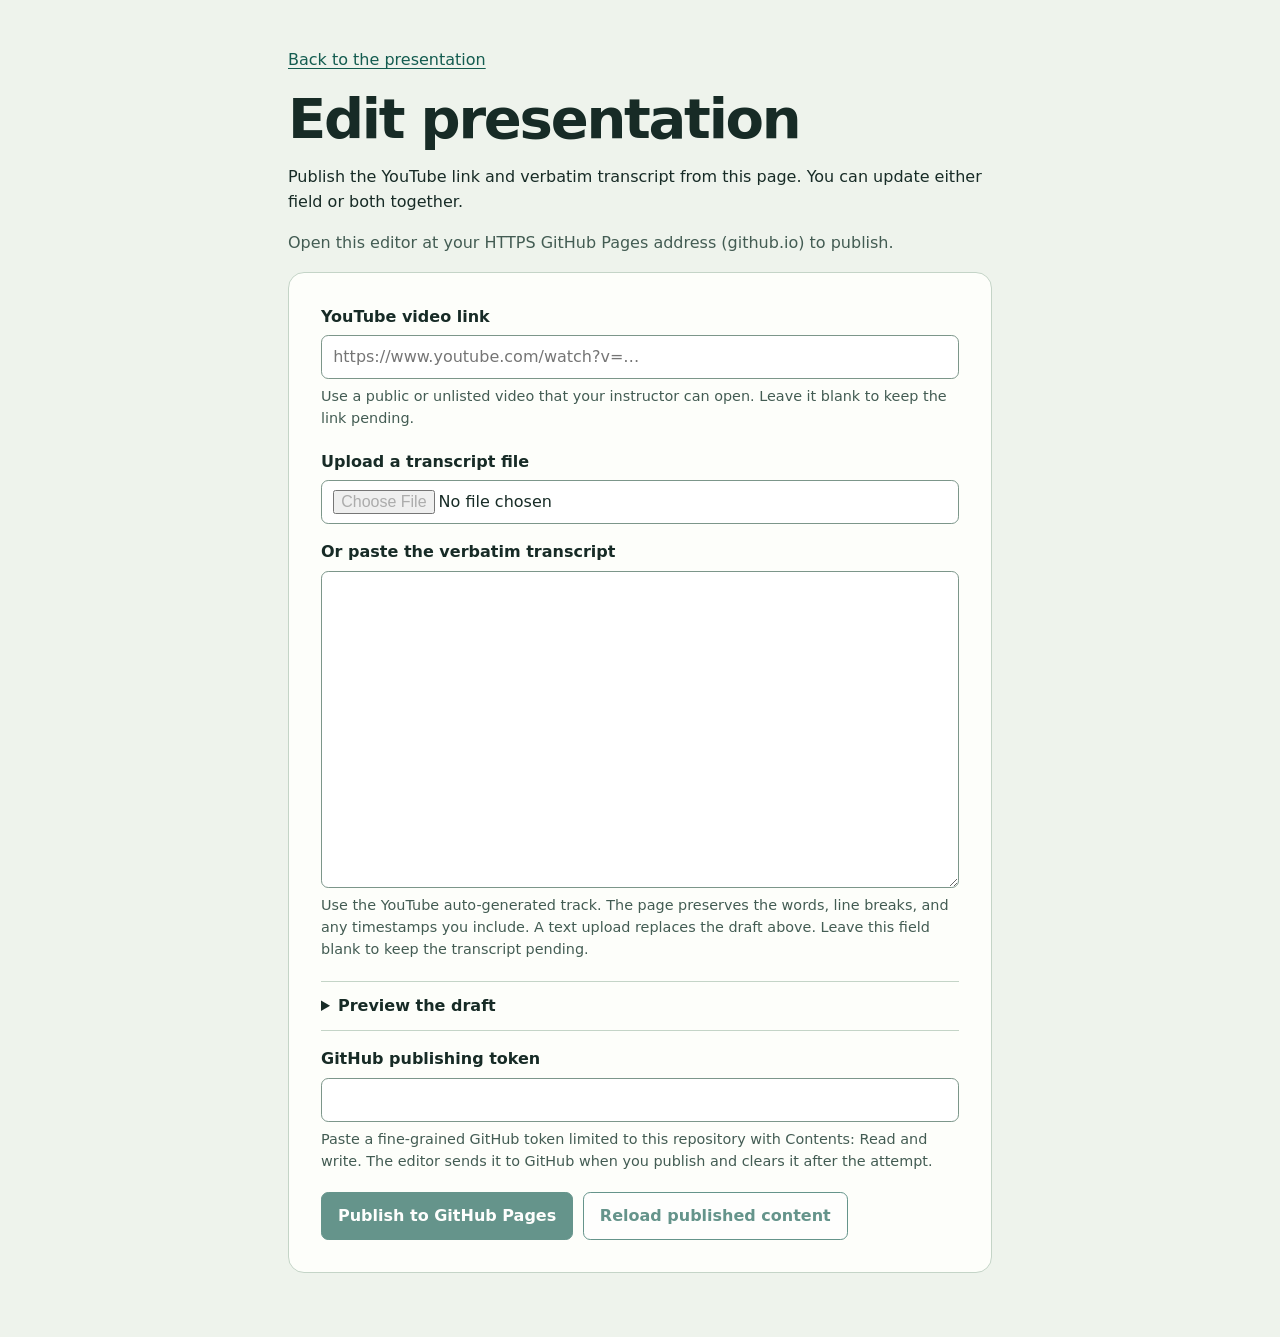
<file: presentation-editor.html>
<!doctype html>
<html lang="en">
<head>
<meta charset="utf-8">
<meta name="viewport" content="width=device-width, initial-scale=1">
<meta name="referrer" content="no-referrer">
<meta name="robots" content="noindex">
<meta http-equiv="Content-Security-Policy" content="default-src 'none'; script-src 'self'; style-src 'self'; connect-src https://api.github.com; base-uri 'none'; form-action 'none'; object-src 'none'">
<title>Edit presentation | From Pressure to Flow</title>
<link rel="stylesheet" href="presentation-editor.css">
<script type="module" src="presentation-editor.js"></script>
</head>
<body>
<main>
<a href="./#presentation">Back to the presentation</a>
<h1>Edit presentation</h1>
<p>Publish the YouTube link and verbatim transcript from this page. You can update either field or both together.</p>
<p id="repository">Checking the site address…</p>
<noscript><p>Turn on JavaScript to use the presentation editor.</p></noscript>
<form id="editor" autocomplete="off">
<fieldset id="editor-fields" disabled>
<label for="youtube-url">YouTube video link</label>
<input id="youtube-url" type="url" inputmode="url" placeholder="https://www.youtube.com/watch?v=…" aria-describedby="video-help">
<p class="hint" id="video-help">Use a public or unlisted video that your instructor can open. Leave it blank to keep the link pending.</p>

<label for="transcript-file">Upload a transcript file</label>
<input id="transcript-file" type="file" accept=".txt,.vtt,.srt,text/plain,text/vtt,application/x-subrip" aria-describedby="transcript-help">
<label for="transcript-text">Or paste the verbatim transcript</label>
<textarea id="transcript-text" rows="12" maxlength="100000" spellcheck="false" aria-describedby="transcript-help"></textarea>
<p class="hint" id="transcript-help">Use the YouTube auto-generated track. The page preserves the words, line breaks, and any timestamps you include. A text upload replaces the draft above. Leave this field blank to keep the transcript pending.</p>

<details>
<summary>Preview the draft</summary>
<p id="preview-link"></p>
<pre id="preview-text"></pre>
</details>

<label for="publish-token">GitHub publishing token</label>
<input id="publish-token" type="password" autocomplete="off" spellcheck="false" aria-describedby="token-help">
<p class="hint" id="token-help">Paste a fine-grained GitHub token limited to this repository with Contents: Read and write. The editor sends it to GitHub when you publish and clears it after the attempt.</p>

<label class="confirm" id="confirm-replacement" hidden><input type="checkbox" id="confirm-check"> I’ve reviewed the changes, including any removed content or transcript kept with a new video.</label>
<div class="actions">
<button type="submit" id="publish">Publish to GitHub Pages</button>
<button type="button" class="secondary" id="reload-presentation">Reload published content</button>
</div>
</fieldset>
</form>
<p id="editor-status" role="status" aria-live="polite"></p>
<p id="editor-error" role="alert" hidden></p>
<a id="view-commit" hidden target="_blank" rel="noopener">Review the commit on GitHub</a>
</main>
</body>
</html>
</file>
<file: presentation-editor.css>
:root { font: 100%/1.55 system-ui, sans-serif; color: #172b26; background: #eef3ec; }
*, *::before, *::after { box-sizing: border-box; }
body { margin: 0; }
main { max-width: 50rem; padding: clamp(1rem, 5vw, 3rem); margin: 0 auto; }
h1 { font-size: clamp(2rem, 7vw, 3.5rem); line-height: 1.08; margin: 1rem 0; letter-spacing: -.04em; }
a { color: #145c50; text-underline-offset: .2em; }
#repository { color: #435c53; overflow-wrap: anywhere; }
form { border: 1px solid #c4d4c7; border-radius: 1rem; padding: clamp(1rem, 4vw, 2rem); background: #fdfefa; }
fieldset { min-width: 0; padding: 0; margin: 0; border: 0; }
label { display: block; font-weight: 650; margin-top: 1rem; }
label:first-child { margin-top: 0; }
input, textarea, button { font: inherit; }
input:not([type="checkbox"]), textarea { display: block; width: 100%; min-height: 2.75rem; margin: .35rem 0; border: 1px solid #7c968a; border-radius: .45rem; padding: .55rem .7rem; background: white; color: inherit; }
textarea { resize: vertical; }
input[type="file"] { max-width: 100%; }
input[type="checkbox"] { width: 1.2rem; height: 1.2rem; flex: 0 0 auto; }
.hint { color: #435c53; font-size: .9rem; margin: .35rem 0 1.25rem; }
details { border-block: 1px solid #c4d4c7; padding: .75rem 0; }
summary { cursor: pointer; font-weight: 650; }
pre { max-height: 18rem; overflow: auto; white-space: pre-wrap; overflow-wrap: anywhere; font: inherit; }
.confirm { display: flex; align-items: flex-start; gap: .6rem; }
.actions { display: flex; flex-wrap: wrap; gap: .6rem; margin-top: 1.25rem; }
button { border: 1px solid #145c50; border-radius: .45rem; padding: .65rem 1rem; background: #145c50; color: white; font-weight: 650; cursor: pointer; }
button.secondary { background: white; color: #145c50; }
button:disabled { opacity: .65; cursor: default; }
:focus-visible { outline: 3px solid #347d9d; outline-offset: 3px; }
#editor-error { color: #8a291f; }
[hidden] { display: none !important; }
</file>
